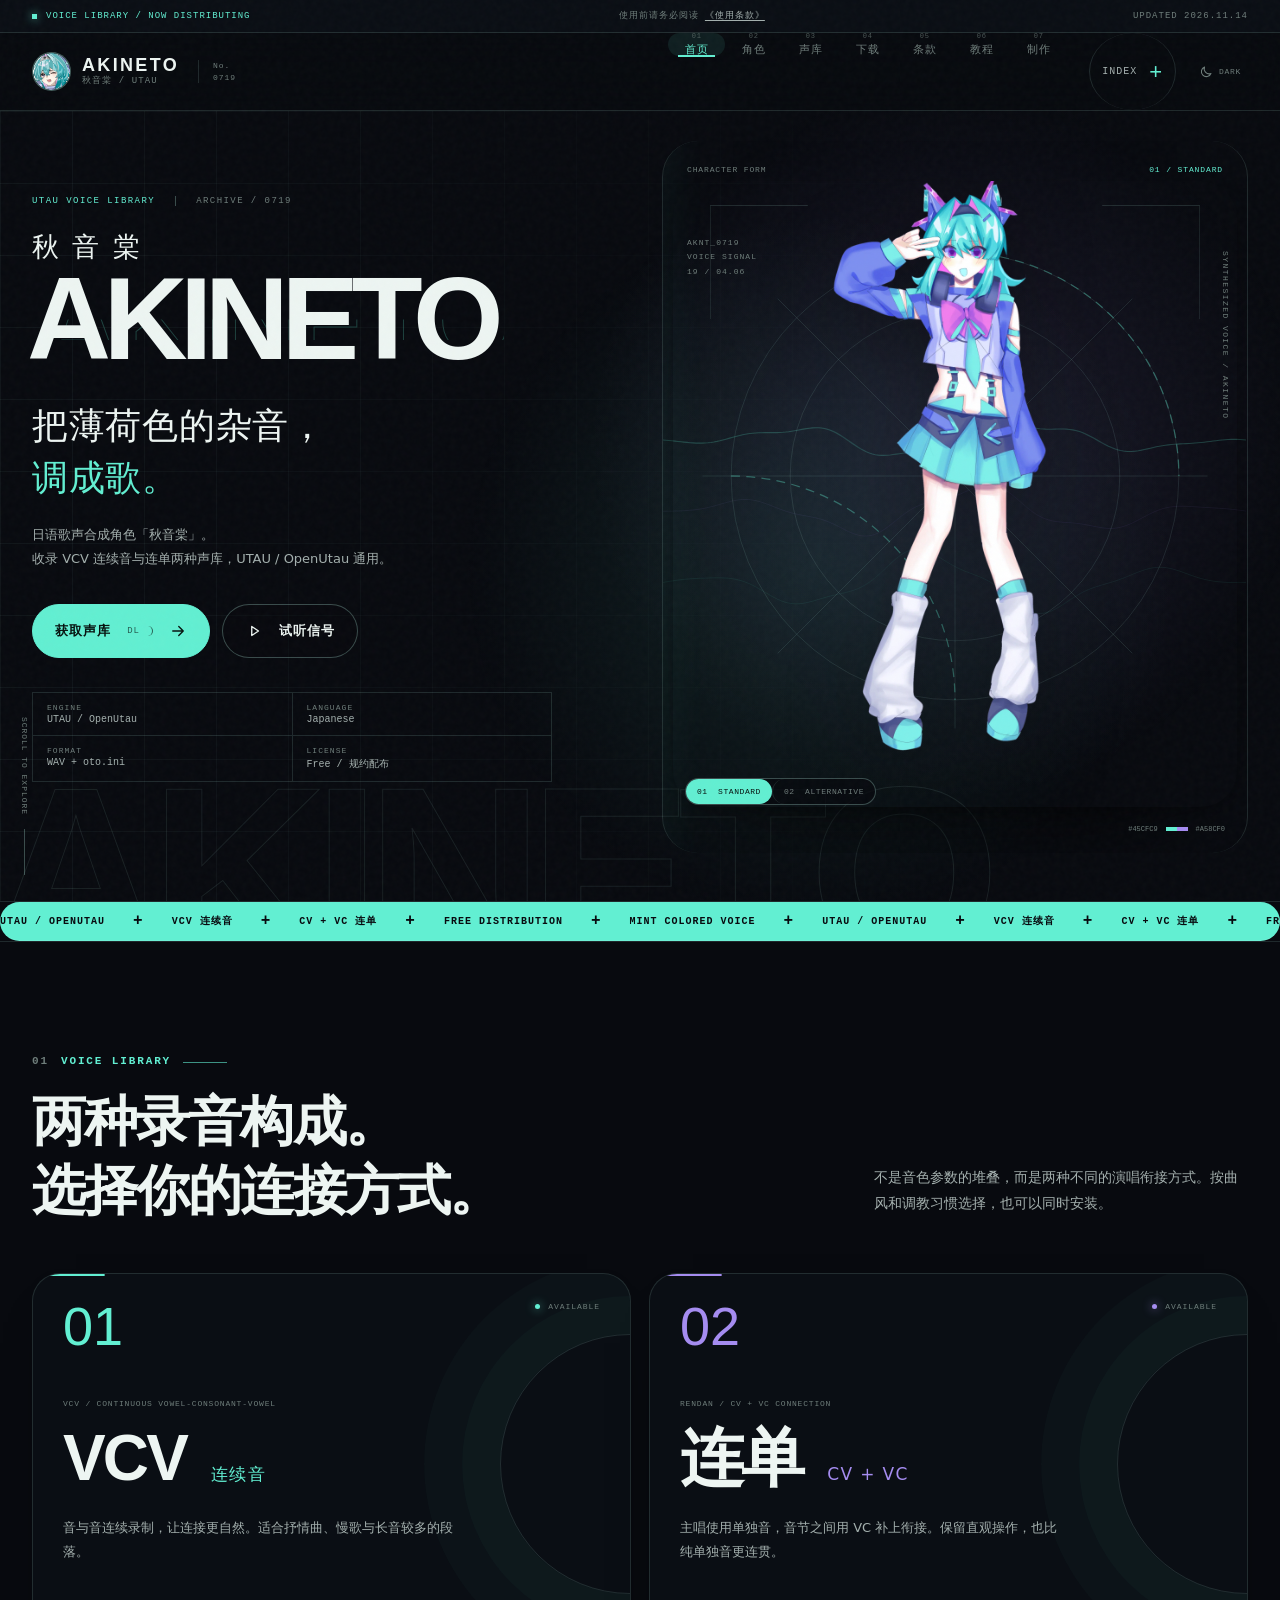
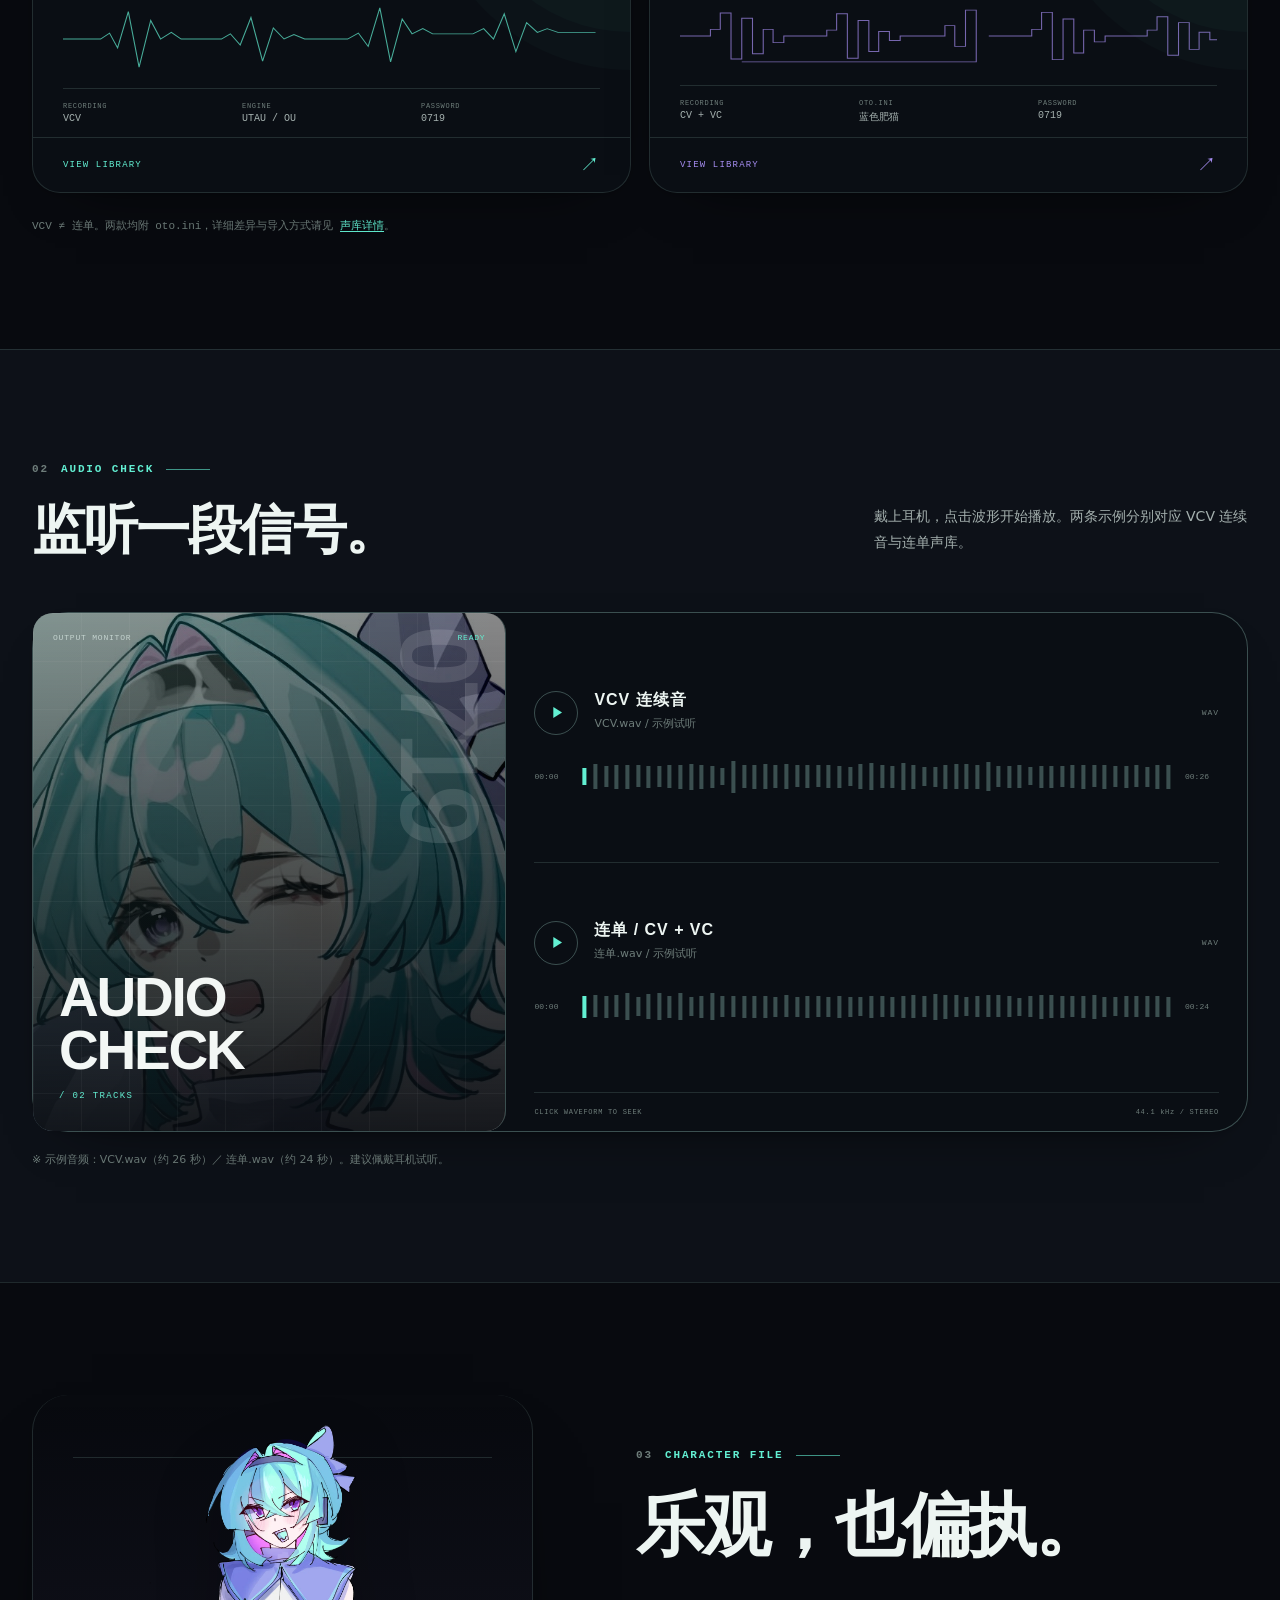
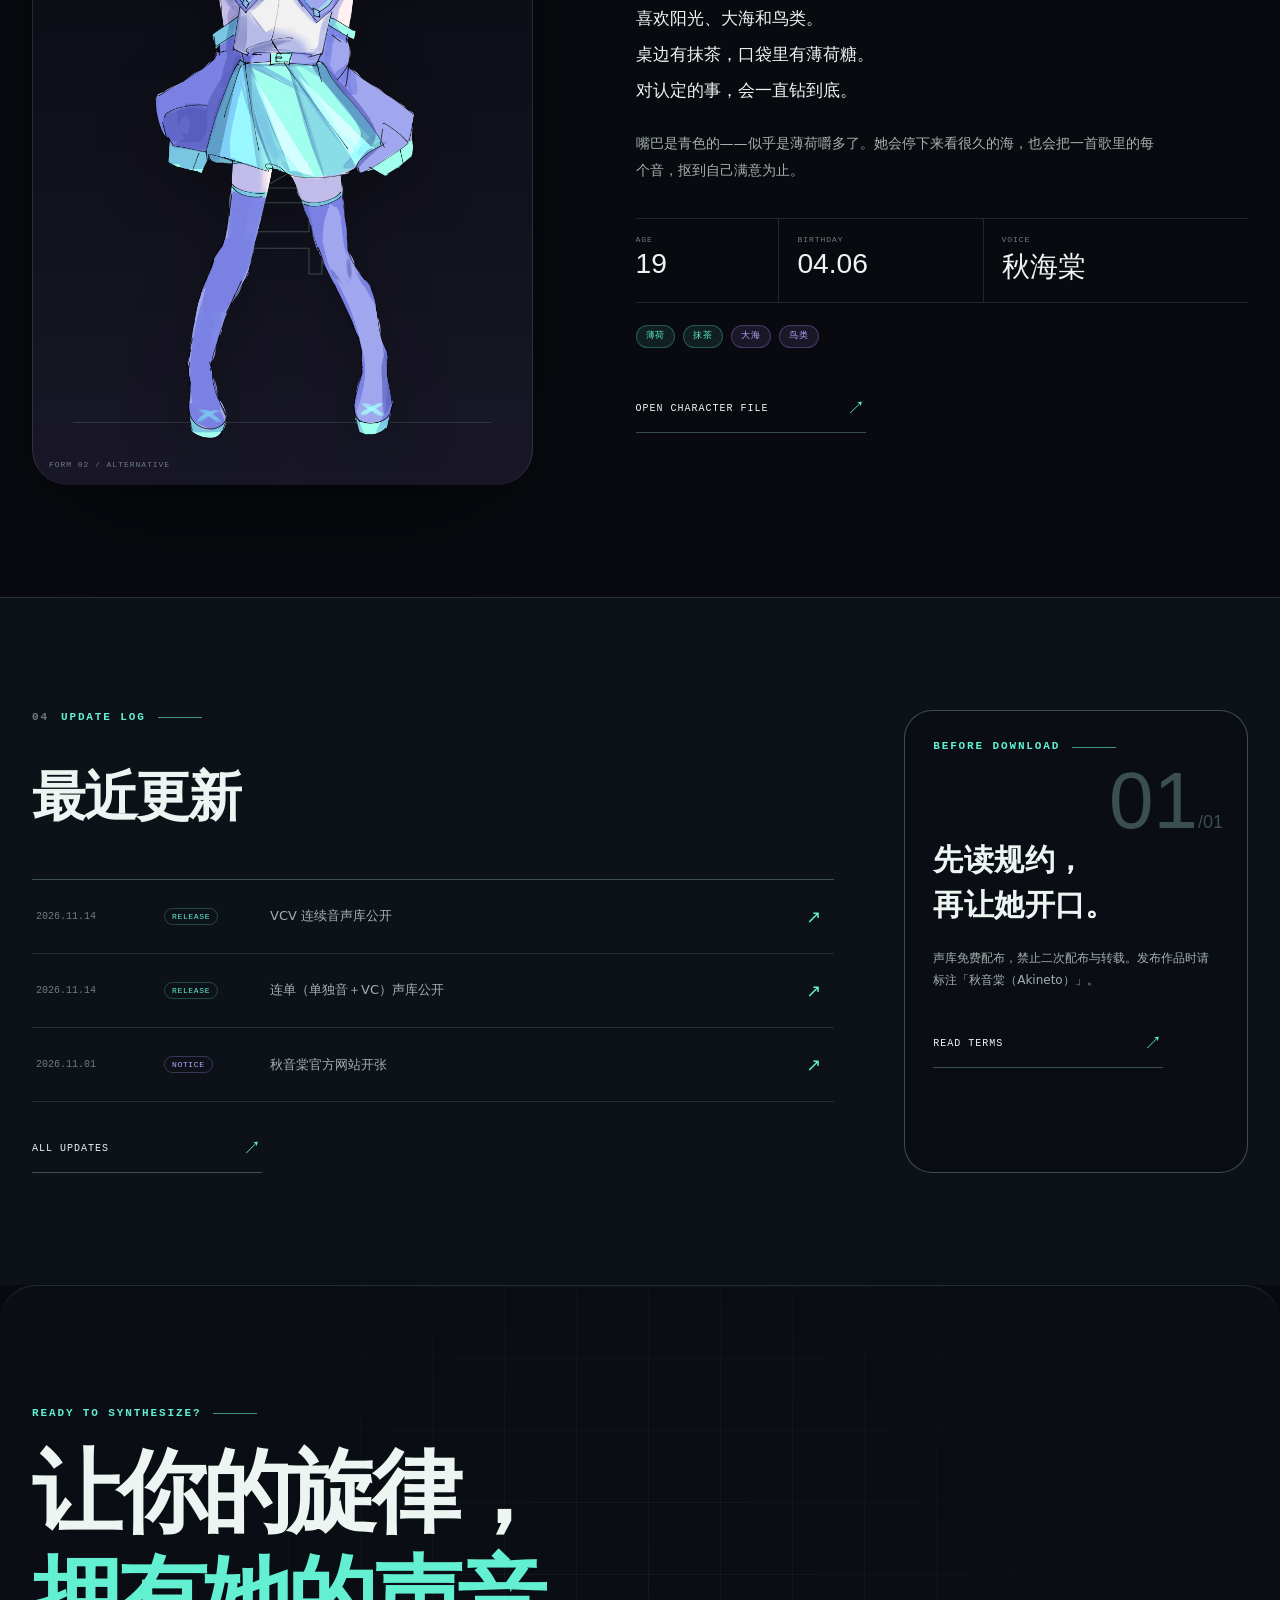
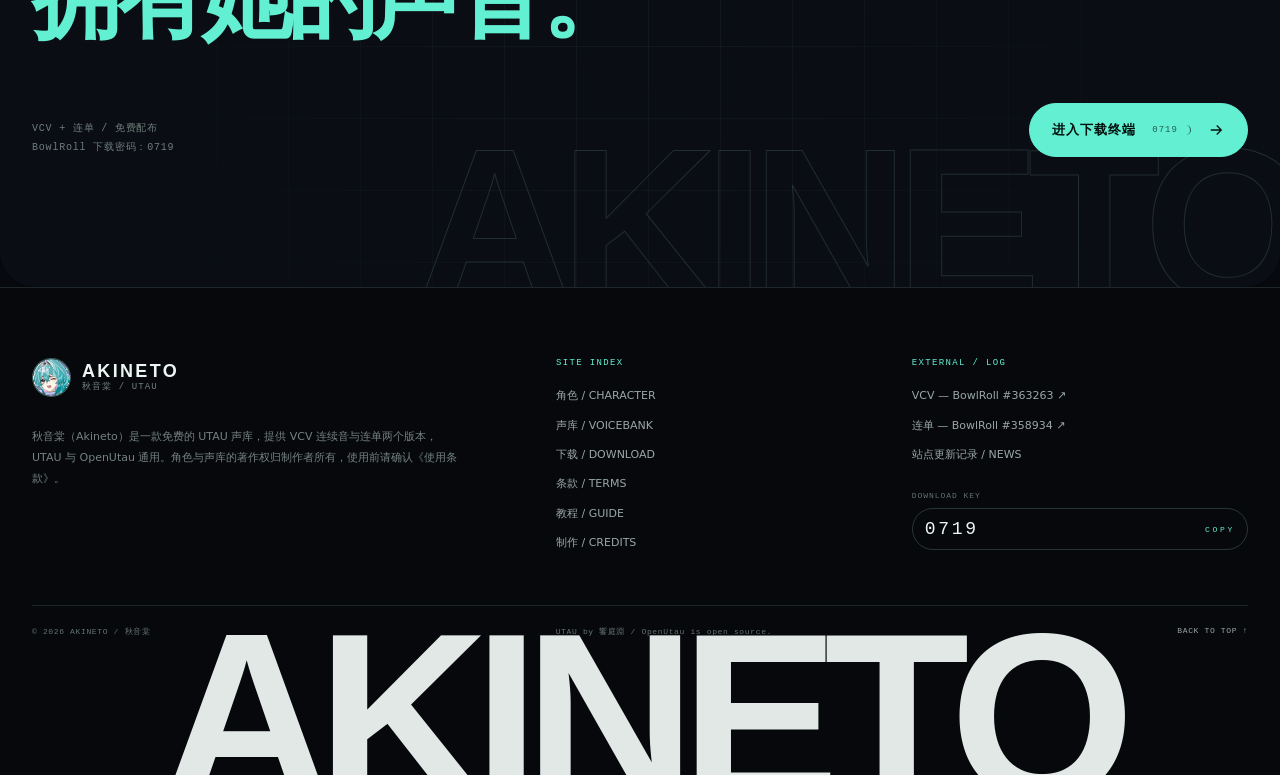
<file: index.html>
<!DOCTYPE html>
<html lang="zh-CN" class="no-js" data-theme="dark">
<head>
<meta charset="utf-8">
<meta name="viewport" content="width=device-width, initial-scale=1">
<title>秋音棠 Akineto｜UTAU 声库配布站</title>
<meta name="description" content="秋音棠（Akineto）的 UTAU 声库配布站。VCV 连续音与连单（单独音＋VC）两款声库免费配布，下载密码 0719。">
<meta name="theme-color" content="#080a0f">
<meta property="og:type" content="website">
<meta property="og:site_name" content="秋音棠 声库配布站">
<meta property="og:locale" content="zh_CN">
<meta property="og:title" content="秋音棠 Akineto｜UTAU 声库配布站">
<meta property="og:description" content="把薄荷色的杂音，调成歌。VCV 连续音与连单两款声库，免费配布。">
<meta property="og:image" content="assets/art/akineto-icon.jpg">
<meta name="twitter:card" content="summary">
<link rel="icon" href="favicon.ico" sizes="any">
<link rel="apple-touch-icon" href="assets/icon/apple-touch-icon.png">
<link rel="stylesheet" href="assets/css/style.css">
<script>try{var t=localStorage.getItem('uta-theme');if(t)document.documentElement.setAttribute('data-theme',t)}catch(e){}</script>
</head>
<body data-page="home">
<a class="skip-link" href="#main">跳到正文</a>

<div class="notice-bar">
  <div class="wrap">
    <span class="notice-bar__signal"><i aria-hidden="true"></i> VOICE LIBRARY / NOW DISTRIBUTING</span>
    <span class="notice-bar__terms">使用前请务必阅读 <a href="terms.html">《使用条款》</a></span>
    <span class="notice-bar__update">UPDATED 2026.11.14</span>
  </div>
</div>

<header class="site-header">
  <div class="wrap header-inner">
    <a class="brand" href="index.html" aria-label="秋音棠 声库配布站 首页">
      <span class="brand__mark" aria-hidden="true"><img src="assets/art/akineto-mark.png" alt="" width="128" height="128"></span>
      <span class="brand__text">
        <span class="brand__name">AKINETO</span>
        <span class="brand__sub">秋音棠 / UTAU</span>
      </span>
      <span class="brand__code" aria-hidden="true">No.<br>0719</span>
    </a>
    <button class="nav-toggle" type="button" aria-expanded="false" aria-controls="site-menu" aria-label="打开全站导航">
      <span></span><span></span><span></span>
    </button>
    <nav class="nav" id="site-nav" aria-label="主菜单">
      <ul class="nav__list">
        <li><a class="nav__link" data-page="home" href="index.html">首页</a></li>
        <li><a class="nav__link" data-page="character" href="character.html">角色</a></li>
        <li><a class="nav__link" data-page="voicebank" href="voicebank.html">声库</a></li>
        <li><a class="nav__link" data-page="download" href="download.html">下载</a></li>
        <li><a class="nav__link" data-page="terms" href="terms.html">条款</a></li>
        <li><a class="nav__link" data-page="guide" href="guide.html">教程</a></li>
        <li><a class="nav__link" data-page="credits" href="credits.html">制作</a></li>
      </ul>
    </nav>
    <button class="theme-toggle" type="button" aria-pressed="true" aria-label="切换至浅色主题">
      <svg class="icon-moon" viewBox="0 0 24 24" fill="none" stroke="currentColor" stroke-width="1.8" stroke-linecap="round" stroke-linejoin="round" aria-hidden="true"><path d="M20.5 14.5A8.5 8.5 0 0 1 9.5 3.5a8.5 8.5 0 1 0 11 11Z"/></svg>
      <svg class="icon-sun" viewBox="0 0 24 24" fill="none" stroke="currentColor" stroke-width="1.8" stroke-linecap="round" aria-hidden="true"><circle cx="12" cy="12" r="4"/><path d="M12 2v2M12 20v2M4.9 4.9l1.4 1.4M17.7 17.7l1.4 1.4M2 12h2M20 12h2M4.9 19.1l1.4-1.4M17.7 6.3l1.4-1.4"/></svg>
      <span class="theme-toggle__label">DARK</span>
    </button>
  </div>
</header>

<main id="main">
  <section class="hero" aria-labelledby="hero-title">
    <div class="hero__grid" aria-hidden="true"></div>
    <div class="hero__watermark" aria-hidden="true">AKINETO</div>
    <div class="wrap hero__inner">
      <div class="hero__text">
        <div class="hero__kicker"><span>UTAU VOICE LIBRARY</span><span>ARCHIVE / 0719</span></div>
        <h1 class="hero__title" id="hero-title">
          <span class="hero__title-cn">秋音棠</span>
          <span class="hero__title-en" data-text="AKINETO">AKINETO</span>
        </h1>
        <p class="hero__catch">把薄荷色的杂音，<br><em>调成歌。</em></p>
        <p class="hero__lead">日语歌声合成角色「秋音棠」。<br>收录 VCV 连续音与连单两种声库，UTAU / OpenUtau 通用。</p>
        <div class="hero__actions">
          <a class="btn" href="download.html">
            <span>获取声库</span><span class="btn__code">DL</span>
            <svg viewBox="0 0 24 24" fill="none" stroke="currentColor" stroke-width="1.8" stroke-linecap="round" stroke-linejoin="round" aria-hidden="true"><path d="M5 12h14M13 6l6 6-6 6"/></svg>
          </a>
          <a class="btn btn--ghost" href="#demo">
            <svg viewBox="0 0 24 24" fill="none" stroke="currentColor" stroke-width="1.8" stroke-linejoin="round" aria-hidden="true"><path d="m9 6 9 6-9 6Z"/></svg>
            <span>试听信号</span>
          </a>
        </div>
        <dl class="hero__specs">
          <div><dt>ENGINE</dt><dd>UTAU / OpenUtau</dd></div>
          <div><dt>LANGUAGE</dt><dd>Japanese</dd></div>
          <div><dt>FORMAT</dt><dd>WAV + oto.ini</dd></div>
          <div><dt>LICENSE</dt><dd>Free / 规约配布</dd></div>
        </dl>
      </div>

      <div class="hero__visual" data-art-visual>
        <div class="hero__visual-head"><span>CHARACTER FORM</span><span data-art-label>01 / STANDARD</span></div>
        <svg class="hero__orbit" viewBox="0 0 600 600" fill="none" aria-hidden="true">
          <circle cx="300" cy="300" r="250"/><circle cx="300" cy="300" r="184"/>
          <path d="M300 18v564M18 300h564M102 102l396 396M498 102 102 498"/>
          <path class="hero__orbit-accent" d="M300 50a250 250 0 0 1 250 250M50 300a250 250 0 0 1 250 250"/>
        </svg>
        <canvas class="hero__signal" data-signal-canvas aria-hidden="true"></canvas>
        <span class="hero__serial" aria-hidden="true">AKNT_0719<br>VOICE SIGNAL<br>19 / 04.06</span>
        <div class="hero__portrait">
          <img class="is-active" data-art="stand" src="assets/art/akineto-stand.webp" alt="秋音棠主视觉：薄荷青长发、蓝紫服装的全身立绘" width="1448" height="2896" fetchpriority="high">
          <img data-art="alt" src="assets/art/akineto-alt.webp" alt="秋音棠第二形态：薄荷色连衣裙立绘" width="1682" height="2492">
        </div>
        <span class="hero__vertical" aria-hidden="true">SYNTHESIZED VOICE / AKINETO</span>
        <div class="hero__form-switch" role="group" aria-label="切换角色立绘">
          <button class="is-active" type="button" data-art-switch="stand" aria-pressed="true"><span>01</span> STANDARD</button>
          <button type="button" data-art-switch="alt" aria-pressed="false"><span>02</span> ALTERNATIVE</button>
        </div>
        <div class="hero__colors" aria-hidden="true"><span>#45CFC9</span><i></i><span>#A58CF0</span></div>
      </div>
    </div>
    <a class="hero__scroll" href="#voicebanks"><span>SCROLL TO EXPLORE</span><i aria-hidden="true"></i></a>
  </section>

  <div class="signal-strip" aria-label="UTAU、OpenUtau、VCV、连单声库配布中">
    <div class="signal-strip__track" aria-hidden="true">
      <span>UTAU / OPENUTAU</span><i>+</i><span>VCV 连续音</span><i>+</i><span>CV + VC 连单</span><i>+</i><span>FREE DISTRIBUTION</span><i>+</i><span>MINT COLORED VOICE</span><i>+</i>
      <span>UTAU / OPENUTAU</span><i>+</i><span>VCV 连续音</span><i>+</i><span>CV + VC 连单</span><i>+</i><span>FREE DISTRIBUTION</span><i>+</i><span>MINT COLORED VOICE</span><i>+</i>
    </div>
  </div>

  <section class="section bank-section" id="voicebanks">
    <div class="wrap">
      <div class="section-head section-head--split reveal">
        <div>
          <p class="eyebrow"><span>01</span> VOICE LIBRARY</p>
          <h2 class="section-title">两种录音构成。<br>选择你的连接方式。</h2>
        </div>
        <p class="section-lead">不是音色参数的堆叠，而是两种不同的演唱衔接方式。按曲风和调教习惯选择，也可以同时安装。</p>
      </div>

      <div class="bank-grid">
        <a class="bank-panel reveal" href="voicebank.html" aria-label="查看 VCV 连续音声库详情">
          <div class="bank-panel__top"><span class="bank-panel__number">01</span><span class="status-label"><i></i> AVAILABLE</span></div>
          <div class="bank-panel__body">
            <p class="bank-panel__type">VCV / CONTINUOUS VOWEL-CONSONANT-VOWEL</p>
            <h3>VCV <small>连续音</small></h3>
            <p>音与音连续录制，让连接更自然。适合抒情曲、慢歌与长音较多的段落。</p>
          </div>
          <svg class="bank-panel__wave" viewBox="0 0 600 100" preserveAspectRatio="none" aria-hidden="true"><path d="M0 50h42l10-8 9 20 12-49 12 75 13-63 11 25 12-9 11 9h45l10-7 11 15 12-37 13 59 12-45 12 15 11-6 12 6h48l12-8 11 18 13-52 12 73 13-58 11 20 12-7 11 7h45l12-7 11 14 12-34 13 51 12-39 12 13 11-5 12 5h42"/></svg>
          <dl class="bank-panel__specs"><div><dt>RECORDING</dt><dd>VCV</dd></div><div><dt>ENGINE</dt><dd>UTAU / OU</dd></div><div><dt>PASSWORD</dt><dd>0719</dd></div></dl>
          <span class="bank-panel__link">VIEW LIBRARY <b>↗</b></span>
        </a>

        <a class="bank-panel bank-panel--violet reveal" href="voicebank.html" aria-label="查看连单声库详情">
          <div class="bank-panel__top"><span class="bank-panel__number">02</span><span class="status-label"><i></i> AVAILABLE</span></div>
          <div class="bank-panel__body">
            <p class="bank-panel__type">RENDAN / CV + VC CONNECTION</p>
            <h3>连单 <small>CV + VC</small></h3>
            <p>主唱使用单独音，音节之间用 VC 补上衔接。保留直观操作，也比纯单独音更连贯。</p>
          </div>
          <svg class="bank-panel__wave" viewBox="0 0 600 100" preserveAspectRatio="none" aria-hidden="true"><path d="M0 50h34v-9h11V19h12v62H69V26h12v48h12V41h11v18h12V50h48v-8h11V20h12v60h12V29h12v42h11V44h12v12h12V50h50V36h11v28h12V15h12v70H69v0h0M345 50h48v-9h11V18h12v64h12V27h12v46h11V42h12v16h12V50h47v-8h11V24h12v52h12V32h12v36h11V45h12v10h12V50h36"/></svg>
          <dl class="bank-panel__specs"><div><dt>RECORDING</dt><dd>CV + VC</dd></div><div><dt>OTO.INI</dt><dd>蓝色肥猫</dd></div><div><dt>PASSWORD</dt><dd>0719</dd></div></dl>
          <span class="bank-panel__link">VIEW LIBRARY <b>↗</b></span>
        </a>
      </div>
      <p class="section-footnote">VCV ≠ 连单。两款均附 oto.ini，详细差异与导入方式请见 <a href="voicebank.html">声库详情</a>。</p>
    </div>
  </section>

  <section class="section section--tint demo-section" id="demo">
    <div class="wrap">
      <div class="section-head section-head--split reveal">
        <div>
          <p class="eyebrow"><span>02</span> AUDIO CHECK</p>
          <h2 class="section-title">监听一段信号。</h2>
        </div>
        <p class="section-lead">戴上耳机，点击波形开始播放。两条示例分别对应 VCV 连续音与连单声库。</p>
      </div>

      <div class="demo-console reveal">
        <div class="demo-console__cover">
          <img src="assets/art/akineto-icon.jpg" alt="秋音棠头像" width="714" height="714" loading="lazy">
          <div class="demo-console__cover-grid" aria-hidden="true"></div>
          <span class="demo-console__cover-no" aria-hidden="true">0719</span>
          <div class="demo-console__readout"><span>OUTPUT MONITOR</span><span data-player-status>READY</span></div>
          <p class="demo-console__cover-title">AUDIO<br>CHECK<span> / 02 TRACKS</span></p>
        </div>

        <div class="demo-console__tracks">
          <article class="track" data-track>
            <audio controls preload="none" src="assets/audio/demo-01.wav">你的浏览器不支持音频播放。<a href="assets/audio/demo-01.wav">下载音频</a></audio>
            <div class="track__top">
              <button class="track__play" type="button" aria-label="播放 VCV 连续音示例" aria-pressed="false">
                <svg class="track__icon-play" viewBox="0 0 24 24" fill="currentColor" aria-hidden="true"><path d="m8 5 11 7-11 7Z"/></svg>
                <svg class="track__icon-pause" viewBox="0 0 24 24" fill="currentColor" aria-hidden="true"><path d="M7 5h4v14H7zM14 5h4v14h-4z"/></svg>
              </button>
              <div class="track__heading"><h3>VCV 连续音</h3><p>VCV.wav / 示例试听</p></div>
              <span class="track__format">WAV</span>
            </div>
            <div class="track__timeline">
              <span class="track__time" data-current>00:00</span>
              <div class="track__wave" data-wave aria-hidden="true"></div>
              <span class="track__time" data-duration>--:--</span>
              <input class="track__seek" data-seek type="range" min="0" max="1000" value="0" step="1" aria-label="VCV 连续音示例播放进度">
            </div>
          </article>

          <article class="track" data-track>
            <audio controls preload="none" src="assets/audio/demo-02.wav">你的浏览器不支持音频播放。<a href="assets/audio/demo-02.wav">下载音频</a></audio>
            <div class="track__top">
              <button class="track__play" type="button" aria-label="播放连单示例" aria-pressed="false">
                <svg class="track__icon-play" viewBox="0 0 24 24" fill="currentColor" aria-hidden="true"><path d="m8 5 11 7-11 7Z"/></svg>
                <svg class="track__icon-pause" viewBox="0 0 24 24" fill="currentColor" aria-hidden="true"><path d="M7 5h4v14H7zM14 5h4v14h-4z"/></svg>
              </button>
              <div class="track__heading"><h3>连单 / CV + VC</h3><p>连单.wav / 示例试听</p></div>
              <span class="track__format">WAV</span>
            </div>
            <div class="track__timeline">
              <span class="track__time" data-current>00:00</span>
              <div class="track__wave" data-wave aria-hidden="true"></div>
              <span class="track__time" data-duration>--:--</span>
              <input class="track__seek" data-seek type="range" min="0" max="1000" value="0" step="1" aria-label="连单示例播放进度">
            </div>
          </article>
          <p class="demo-console__hint"><span>CLICK WAVEFORM TO SEEK</span><span>44.1 kHz / STEREO</span></p>
        </div>
      </div>
      <p class="demo-note">※ 示例音频：VCV.wav（约 26 秒）／ 连单.wav（约 24 秒）。建议佩戴耳机试听。</p>
    </div>
  </section>

  <section class="section home-character">
    <div class="wrap home-character__grid">
      <div class="home-character__visual reveal">
        <span class="home-character__ghost" aria-hidden="true">MINT</span>
        <img src="assets/art/akineto-alt.webp" alt="秋音棠薄荷色连衣裙立绘" width="1682" height="2492" loading="lazy">
        <span class="home-character__caption">FORM 02 / ALTERNATIVE</span>
      </div>
      <div class="home-character__content reveal">
        <p class="eyebrow"><span>03</span> CHARACTER FILE</p>
        <h2 class="section-title">乐观，也偏执。</h2>
        <p class="home-character__quote">喜欢阳光、大海和鸟类。<br>桌边有抹茶，口袋里有薄荷糖。<br>对认定的事，会一直钻到底。</p>
        <p class="section-lead">嘴巴是青色的——似乎是薄荷嚼多了。她会停下来看很久的海，也会把一首歌里的每个音，抠到自己满意为止。</p>
        <dl class="home-character__numbers">
          <div><dt>AGE</dt><dd>19</dd></div>
          <div><dt>BIRTHDAY</dt><dd>04.06</dd></div>
          <div><dt>VOICE</dt><dd>秋海棠</dd></div>
        </dl>
        <div class="tags"><span class="tag">薄荷</span><span class="tag">抹茶</span><span class="tag tag--pink">大海</span><span class="tag tag--pink">鸟类</span></div>
        <a class="text-link" href="character.html"><span>OPEN CHARACTER FILE</span><b>↗</b></a>
      </div>
    </div>
  </section>

  <section class="section section--tint home-news">
    <div class="wrap home-news__grid">
      <div>
        <div class="section-head reveal">
          <p class="eyebrow"><span>04</span> UPDATE LOG</p>
          <h2 class="section-title">最近更新</h2>
        </div>
        <ul class="news">
          <li><a class="news__item" href="news.html"><time class="news__date" datetime="2026-11-14">2026.11.14</time><span class="news__tag">RELEASE</span><p>VCV 连续音声库公开</p><span class="news__arrow">↗</span></a></li>
          <li><a class="news__item" href="news.html"><time class="news__date" datetime="2026-11-14">2026.11.14</time><span class="news__tag">RELEASE</span><p>连单（单独音＋VC）声库公开</p><span class="news__arrow">↗</span></a></li>
          <li><a class="news__item" href="news.html"><time class="news__date" datetime="2026-11-01">2026.11.01</time><span class="news__tag news__tag--pink">NOTICE</span><p>秋音棠官方网站开张</p><span class="news__arrow">↗</span></a></li>
        </ul>
        <p class="link-more"><a class="text-link" href="news.html"><span>ALL UPDATES</span><b>↗</b></a></p>
      </div>
      <div class="home-news__aside reveal">
        <p class="eyebrow">BEFORE DOWNLOAD</p>
        <p class="home-news__aside-no">01<span>/01</span></p>
        <h3>先读规约，<br>再让她开口。</h3>
        <p>声库免费配布，禁止二次配布与转载。发布作品时请标注「秋音棠（Akineto）」。</p>
        <a class="text-link" href="terms.html"><span>READ TERMS</span><b>↗</b></a>
      </div>
    </div>
  </section>

  <section class="download-cta">
    <div class="download-cta__grid" aria-hidden="true"></div>
    <div class="wrap download-cta__inner reveal">
      <p class="eyebrow">READY TO SYNTHESIZE?</p>
      <h2>让你的旋律，<br><span>拥有她的声音。</span></h2>
      <div class="download-cta__bottom">
        <p>VCV + 连单 / 免费配布<br>BowlRoll 下载密码：0719</p>
        <a class="btn" href="download.html"><span>进入下载终端</span><span class="btn__code">0719</span><svg viewBox="0 0 24 24" fill="none" stroke="currentColor" stroke-width="1.8" aria-hidden="true"><path d="M5 12h14M13 6l6 6-6 6"/></svg></a>
      </div>
    </div>
    <span class="download-cta__watermark" aria-hidden="true">AKINETO</span>
  </section>
</main>

<footer class="site-footer">
  <div class="wrap footer-grid">
    <div class="footer-brand">
      <a class="brand" href="index.html">
        <span class="brand__mark" aria-hidden="true"><img src="assets/art/akineto-mark.png" alt="" width="128" height="128"></span>
        <span class="brand__text"><span class="brand__name">AKINETO</span><span class="brand__sub">秋音棠 / UTAU</span></span>
      </a>
      <p>秋音棠（Akineto）是一款免费的 UTAU 声库，提供 VCV 连续音与连单两个版本，UTAU 与 OpenUtau 通用。角色与声库的著作权归制作者所有，使用前请确认《使用条款》。</p>
    </div>
    <nav aria-label="页脚菜单">
      <h2 class="footer-title">SITE INDEX</h2>
      <div class="footer-links"><a href="character.html">角色 / CHARACTER</a><a href="voicebank.html">声库 / VOICEBANK</a><a href="download.html">下载 / DOWNLOAD</a><a href="terms.html">条款 / TERMS</a><a href="guide.html">教程 / GUIDE</a><a href="credits.html">制作 / CREDITS</a></div>
    </nav>
    <div>
      <h2 class="footer-title">EXTERNAL / LOG</h2>
      <div class="footer-links"><a href="https://bowlroll.net/file/363263" target="_blank" rel="noopener noreferrer">VCV — BowlRoll #363263 ↗</a><a href="https://bowlroll.net/file/358934" target="_blank" rel="noopener noreferrer">连单 — BowlRoll #358934 ↗</a><a href="news.html">站点更新记录 / NEWS</a></div>
      <p class="footer-password">DOWNLOAD KEY <button type="button" data-copy="0719" class="footer-password__copy" aria-label="复制下载密码 0719">0719 <span>COPY</span></button></p>
    </div>
  </div>
  <div class="wrap footer-bottom"><p>© <span data-year>2026</span> AKINETO / 秋音棠</p><p>UTAU by 饗庭淵 / OpenUtau is open source.</p><a href="#main">BACK TO TOP ↑</a></div>
  <div class="footer-wordmark" aria-hidden="true">AKINETO</div>
</footer>

<script src="assets/js/main.js" defer></script>
</body>
</html>
</file>
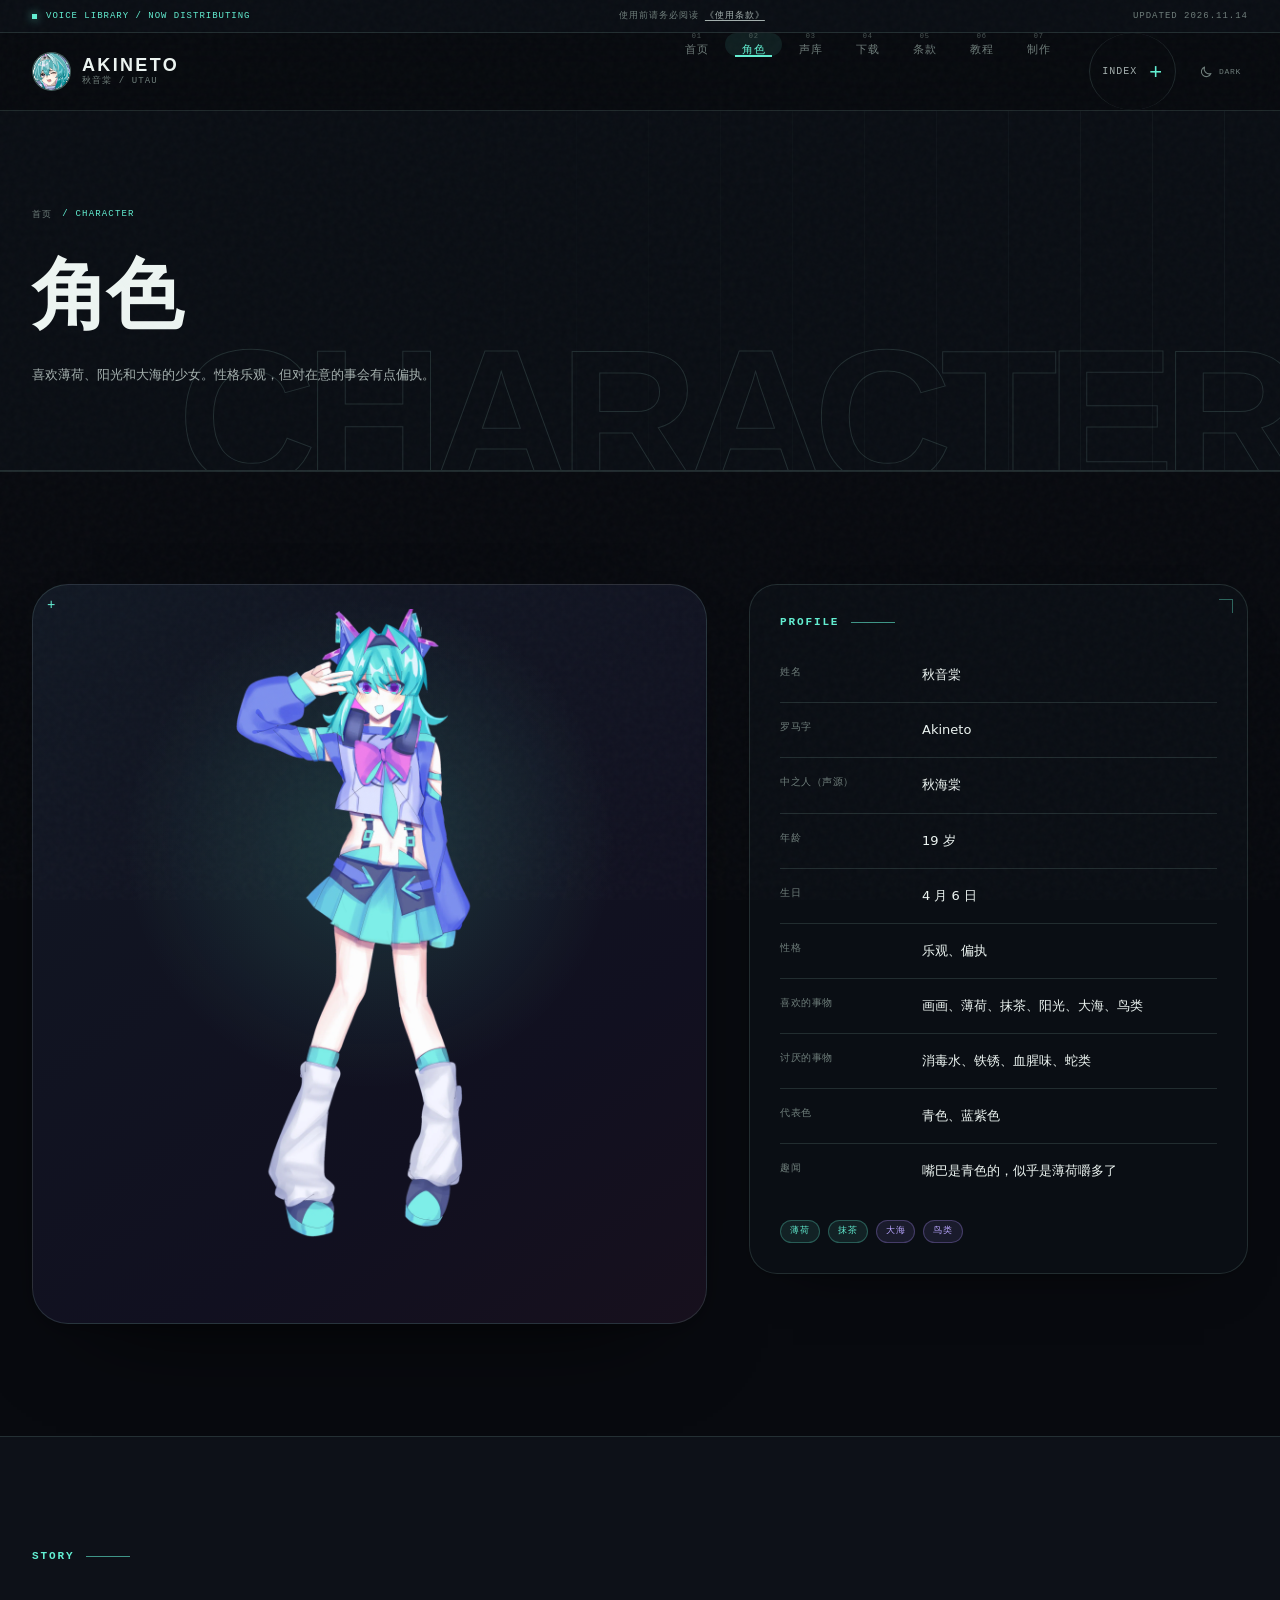
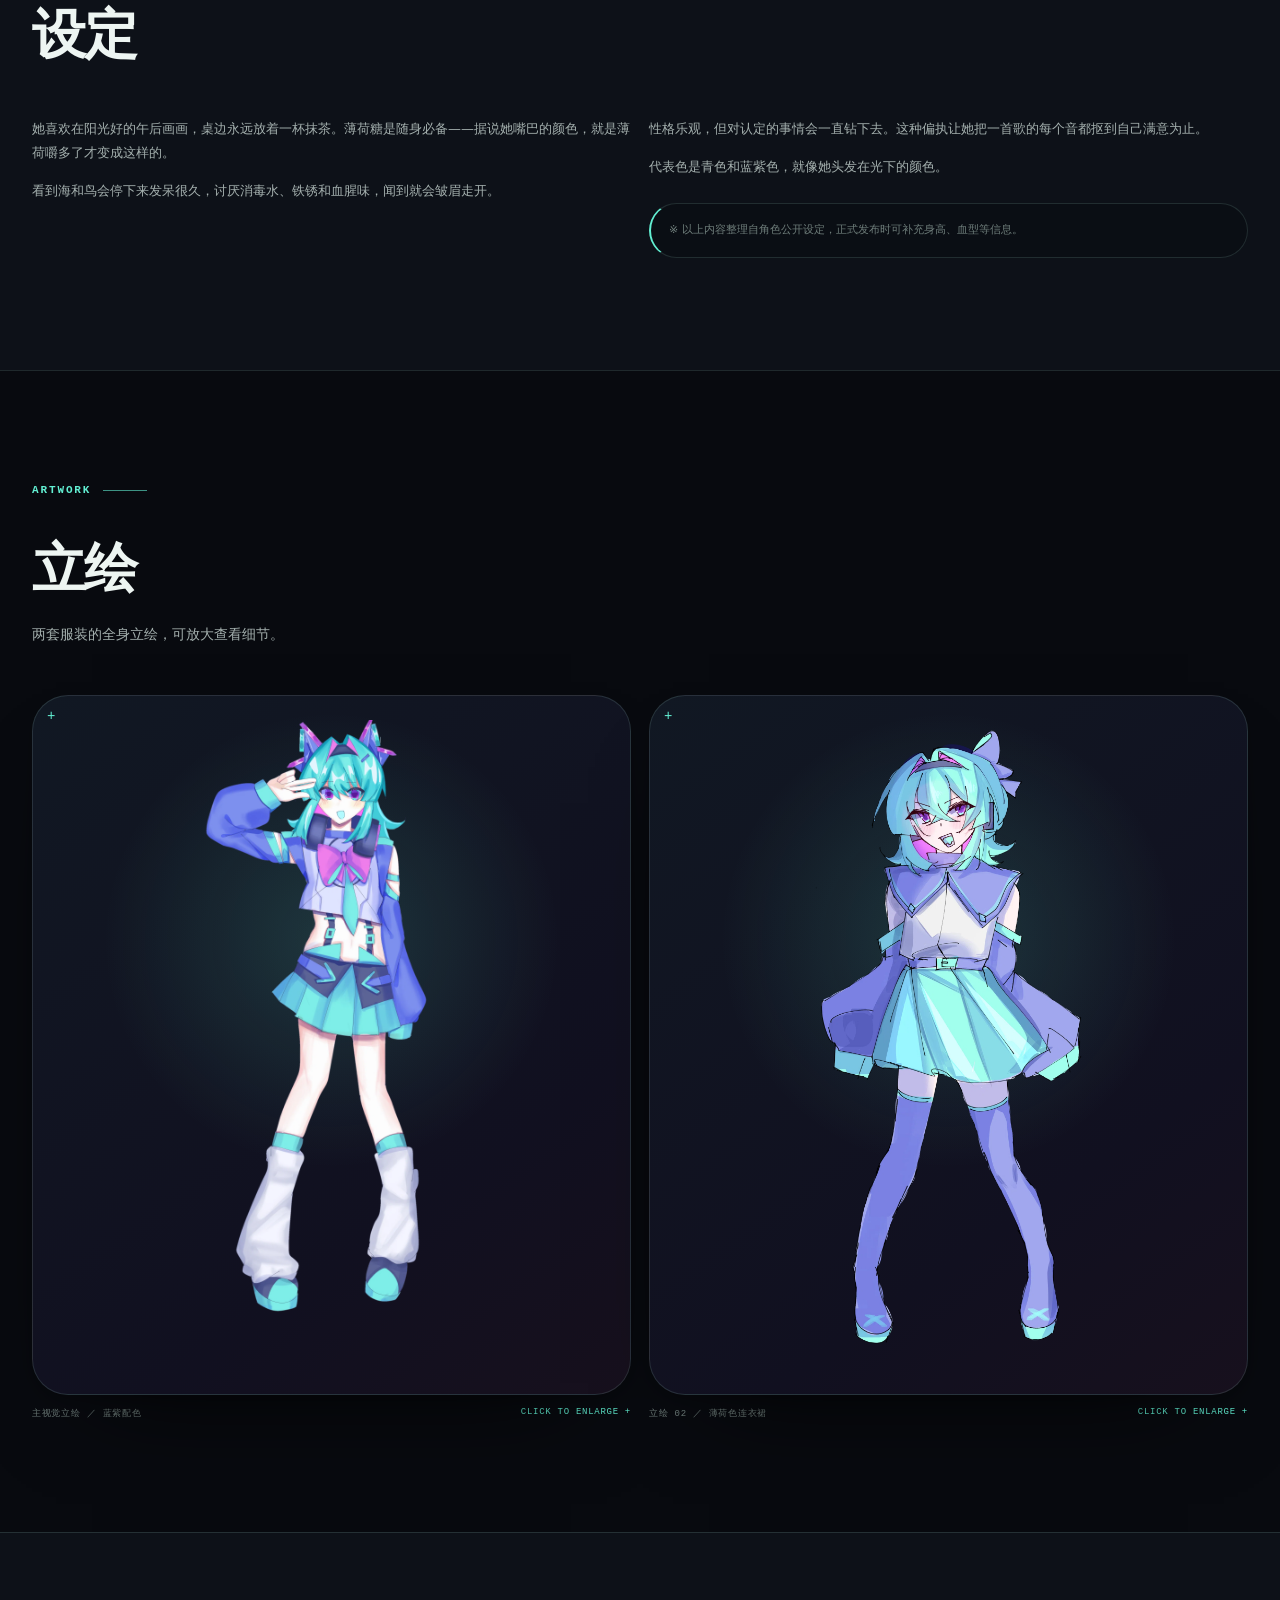
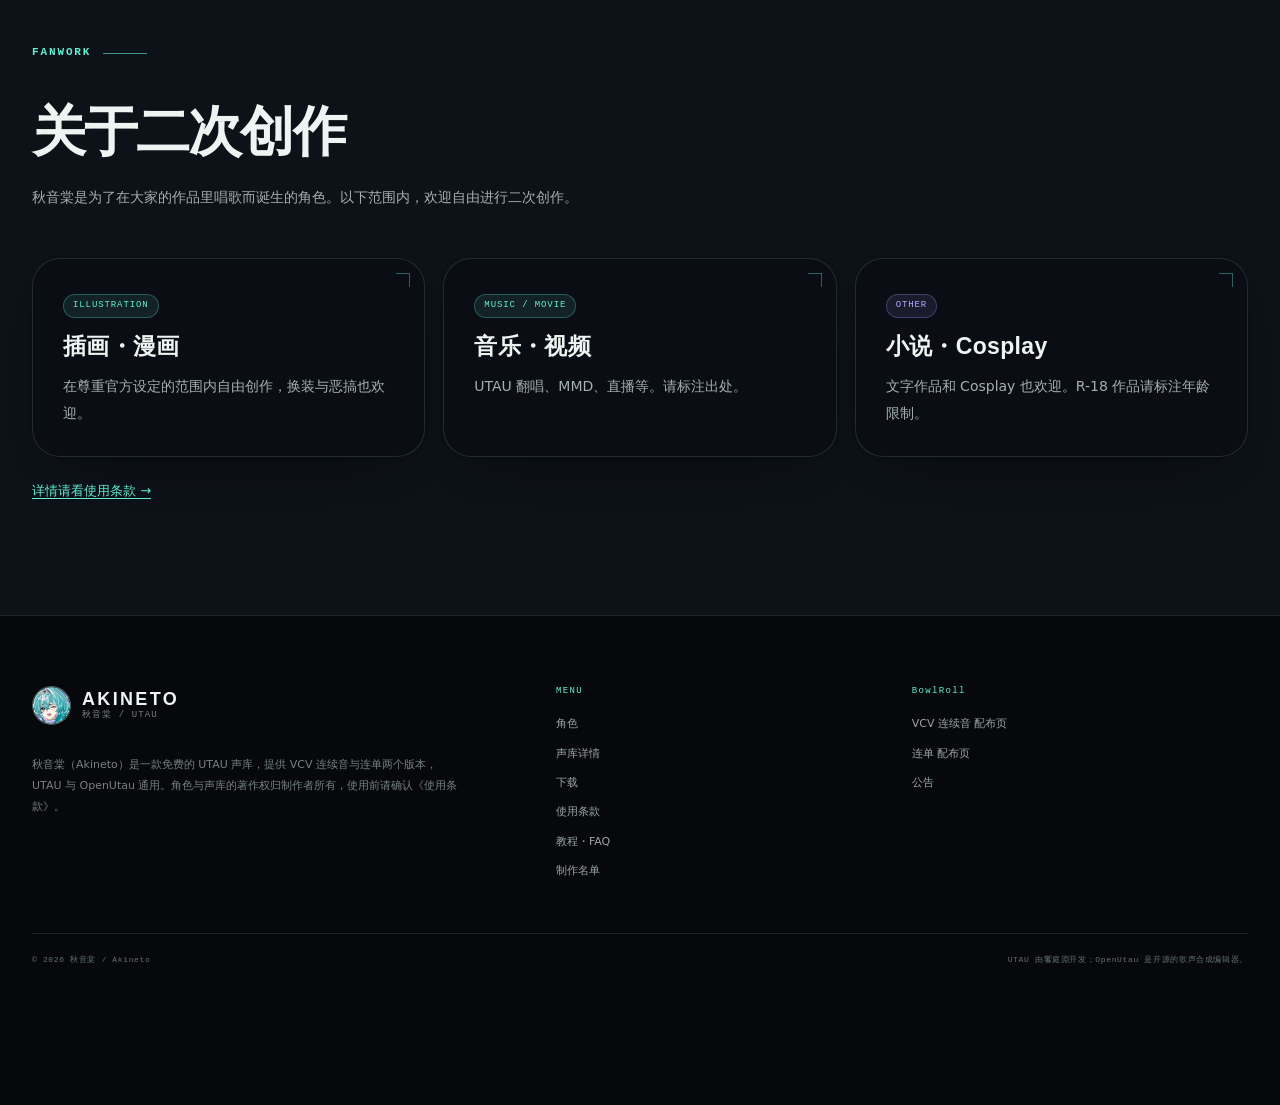
<file: character.html>
<!DOCTYPE html>
<html lang="zh-CN" class="no-js" data-theme="dark">
<head>
<meta charset="utf-8">
<meta name="viewport" content="width=device-width, initial-scale=1">
<title>角色｜秋音棠 Akineto</title>
<meta name="description" content="秋音棠（Akineto）的角色资料：19 岁，性格乐观又偏执，喜欢画画、薄荷、抹茶、阳光、大海与鸟类。代表色是青色与蓝紫色。">
<meta name="theme-color" content="#080a0f">
<meta property="og:type" content="article">
<meta property="og:locale" content="zh_CN">
<meta property="og:title" content="角色｜秋音棠">
<meta property="og:description" content="秋音棠的角色资料与设定。">
<meta property="og:image" content="assets/art/akineto-icon.jpg">
<link rel="icon" href="favicon.ico" sizes="any">
<link rel="apple-touch-icon" href="assets/icon/apple-touch-icon.png">
<link rel="stylesheet" href="assets/css/style.css">
<script>try{var t=localStorage.getItem('uta-theme');if(t)document.documentElement.setAttribute('data-theme',t)}catch(e){}</script>
</head>
<body data-page="character">
<a class="skip-link" href="#main">跳到正文</a>

<div class="notice-bar">
  <div class="wrap">
    <span class="notice-bar__signal"><i aria-hidden="true"></i> VOICE LIBRARY / NOW DISTRIBUTING</span>
    <span class="notice-bar__terms">使用前请务必阅读 <a href="terms.html">《使用条款》</a></span>
    <span class="notice-bar__update">UPDATED 2026.11.14</span>
  </div>
</div>

<header class="site-header">
  <div class="wrap header-inner">
    <a class="brand" href="index.html" aria-label="秋音棠 声库配布站 首页">
      <span class="brand__mark" aria-hidden="true">
        <img src="assets/art/akineto-mark.png" alt="" width="128" height="128">
      </span>
      <span class="brand__text">
        <span class="brand__name">AKINETO</span>
        <span class="brand__sub">秋音棠 / UTAU</span>
      </span>
    </a>
    <button class="nav-toggle" type="button" aria-expanded="false" aria-controls="site-menu" aria-label="打开菜单">
      <span></span><span></span><span></span>
    </button>
    <nav class="nav" id="site-nav" aria-label="主菜单">
      <ul class="nav__list">
        <li><a class="nav__link" data-page="home" href="index.html">首页</a></li>
        <li><a class="nav__link" data-page="character" href="character.html">角色</a></li>
        <li><a class="nav__link" data-page="voicebank" href="voicebank.html">声库</a></li>
        <li><a class="nav__link" data-page="download" href="download.html">下载</a></li>
        <li><a class="nav__link" data-page="terms" href="terms.html">条款</a></li>
        <li><a class="nav__link" data-page="guide" href="guide.html">教程</a></li>
        <li><a class="nav__link" data-page="credits" href="credits.html">制作</a></li>
      </ul>
    </nav>
    <button class="theme-toggle" type="button" aria-pressed="true" aria-label="切换至浅色主题">
      <svg class="icon-moon" viewBox="0 0 24 24" fill="none" stroke="currentColor" stroke-width="1.8" stroke-linecap="round" stroke-linejoin="round" aria-hidden="true"><path d="M20.5 14.5A8.5 8.5 0 0 1 9.5 3.5a8.5 8.5 0 1 0 11 11Z"/></svg>
      <svg class="icon-sun" viewBox="0 0 24 24" fill="none" stroke="currentColor" stroke-width="1.8" stroke-linecap="round" aria-hidden="true"><circle cx="12" cy="12" r="4"/><path d="M12 2v2M12 20v2M4.9 4.9l1.4 1.4M17.7 17.7l1.4 1.4M2 12h2M20 12h2M4.9 19.1l1.4-1.4M17.7 6.3l1.4-1.4"/></svg>
    </button>
  </div>
</header>

<main id="main">

  <section class="page-head">
    <div class="wrap">
      <p class="breadcrumb"><a href="index.html">首页</a> / CHARACTER</p>
      <h1 class="page-title">角色</h1>
      <p class="page-lead">喜欢薄荷、阳光和大海的少女。性格乐观，但对在意的事会有点偏执。</p>
    </div>
  </section>

  <section class="section">
    <div class="wrap">
      <div class="art-grid">
        <figure class="char-visual reveal">
          <img src="assets/art/akineto-stand.webp" alt="秋音棠的全身立绘" width="1448" height="2896">
        </figure>

        <div class="card card--pad reveal">
          <p class="eyebrow">PROFILE</p>
          <dl class="specs">
            <div class="specs__row"><dt>姓名</dt><dd>秋音棠</dd></div>
            <div class="specs__row"><dt>罗马字</dt><dd>Akineto</dd></div>
            <div class="specs__row"><dt>中之人（声源）</dt><dd>秋海棠</dd></div>
            <div class="specs__row"><dt>年龄</dt><dd>19 岁</dd></div>
            <div class="specs__row"><dt>生日</dt><dd>4 月 6 日</dd></div>
            <div class="specs__row"><dt>性格</dt><dd>乐观、偏执</dd></div>
            <div class="specs__row"><dt>喜欢的事物</dt><dd>画画、薄荷、抹茶、阳光、大海、鸟类</dd></div>
            <div class="specs__row"><dt>讨厌的事物</dt><dd>消毒水、铁锈、血腥味、蛇类</dd></div>
            <div class="specs__row"><dt>代表色</dt><dd>青色、蓝紫色</dd></div>
            <div class="specs__row"><dt>趣闻</dt><dd>嘴巴是青色的，似乎是薄荷嚼多了</dd></div>
          </dl>
          <div class="tags">
            <span class="tag">薄荷</span>
            <span class="tag">抹茶</span>
            <span class="tag tag--pink">大海</span>
            <span class="tag tag--pink">鸟类</span>
          </div>
        </div>
      </div>
    </div>
  </section>

  <section class="section section--tint">
    <div class="wrap">
      <div class="section-head">
        <p class="eyebrow">STORY</p>
        <h2 class="section-title">设定</h2>
      </div>
      <div class="grid grid--2">
        <div class="prose reveal">
          <p>她喜欢在阳光好的午后画画，桌边永远放着一杯抹茶。薄荷糖是随身必备——据说她嘴巴的颜色，就是薄荷嚼多了才变成这样的。</p>
          <p>看到海和鸟会停下来发呆很久，讨厌消毒水、铁锈和血腥味，闻到就会皱眉走开。</p>
        </div>
        <div class="prose reveal">
          <p>性格乐观，但对认定的事情会一直钻下去。这种偏执让她把一首歌的每个音都抠到自己满意为止。</p>
          <p>代表色是青色和蓝紫色，就像她头发在光下的颜色。</p>
          <p class="note">※ 以上内容整理自角色公开设定，正式发布时可补充身高、血型等信息。</p>
        </div>
      </div>
    </div>
  </section>

  <section class="section">
    <div class="wrap">
      <div class="section-head">
        <p class="eyebrow">ARTWORK</p>
        <h2 class="section-title">立绘</h2>
        <p class="section-lead">两套服装的全身立绘，可放大查看细节。</p>
      </div>
      <div class="grid grid--2">
        <figure class="art-card reveal">
          <div class="art-card__frame">
            <img src="assets/art/akineto-stand.webp" alt="秋音棠 蓝紫配色的全身立绘" width="1448" height="2896" loading="lazy">
          </div>
          <figcaption>主视觉立绘 ／ 蓝紫配色</figcaption>
        </figure>
        <figure class="art-card reveal">
          <div class="art-card__frame">
            <img src="assets/art/akineto-alt.webp" alt="秋音棠 薄荷色连衣裙的全身立绘" width="1682" height="2492" loading="lazy">
          </div>
          <figcaption>立绘 02 ／ 薄荷色连衣裙</figcaption>
        </figure>
      </div>
    </div>
  </section>

  <section class="section section--tint">
    <div class="wrap">
      <div class="section-head">
        <p class="eyebrow">FANWORK</p>
        <h2 class="section-title">关于二次创作</h2>
        <p class="section-lead">秋音棠是为了在大家的作品里唱歌而诞生的角色。以下范围内，欢迎自由进行二次创作。</p>
      </div>
      <div class="grid grid--3">
        <article class="card card--pad reveal">
          <span class="tag">ILLUSTRATION</span>
          <h3 class="feature-title">插画・漫画</h3>
          <p class="section-lead">在尊重官方设定的范围内自由创作，换装与恶搞也欢迎。</p>
        </article>
        <article class="card card--pad reveal">
          <span class="tag">MUSIC / MOVIE</span>
          <h3 class="feature-title">音乐・视频</h3>
          <p class="section-lead">UTAU 翻唱、MMD、直播等。请标注出处。</p>
        </article>
        <article class="card card--pad reveal">
          <span class="tag tag--pink">OTHER</span>
          <h3 class="feature-title">小说・Cosplay</h3>
          <p class="section-lead">文字作品和 Cosplay 也欢迎。R-18 作品请标注年龄限制。</p>
        </article>
      </div>
      <p class="link-more"><a href="terms.html">详情请看使用条款 →</a></p>
    </div>
  </section>

</main>

<footer class="site-footer">
  <div class="wrap footer-grid">
    <div class="footer-brand">
      <a class="brand" href="index.html">
        <span class="brand__mark" aria-hidden="true">
          <img src="assets/art/akineto-mark.png" alt="" width="128" height="128">
        </span>
        <span class="brand__text">
          <span class="brand__name">AKINETO</span>
          <span class="brand__sub">秋音棠 / UTAU</span>
        </span>
      </a>
      <p>秋音棠（Akineto）是一款免费的 UTAU 声库，提供 VCV 连续音与连单两个版本，UTAU 与 OpenUtau 通用。角色与声库的著作权归制作者所有，使用前请确认《使用条款》。</p>
    </div>
    <nav aria-label="页脚菜单">
      <h2 class="footer-title">MENU</h2>
      <div class="footer-links">
        <a href="character.html">角色</a>
        <a href="voicebank.html">声库详情</a>
        <a href="download.html">下载</a>
        <a href="terms.html">使用条款</a>
        <a href="guide.html">教程・FAQ</a>
        <a href="credits.html">制作名单</a>
      </div>
    </nav>
    <div>
      <h2 class="footer-title">BowlRoll</h2>
      <div class="footer-links">
        <a href="https://bowlroll.net/file/363263" target="_blank" rel="noopener noreferrer">VCV 连续音 配布页</a>
        <a href="https://bowlroll.net/file/358934" target="_blank" rel="noopener noreferrer">连单 配布页</a>
        <a href="news.html">公告</a>
      </div>
    </div>
  </div>
  <div class="wrap footer-bottom">
    <p>© <span data-year>2026</span> 秋音棠 / Akineto</p>
    <p>UTAU 由饗庭淵开发；OpenUtau 是开源的歌声合成编辑器。</p>
  </div>
</footer>

<script src="assets/js/main.js" defer></script>
</body>
</html>
</file>
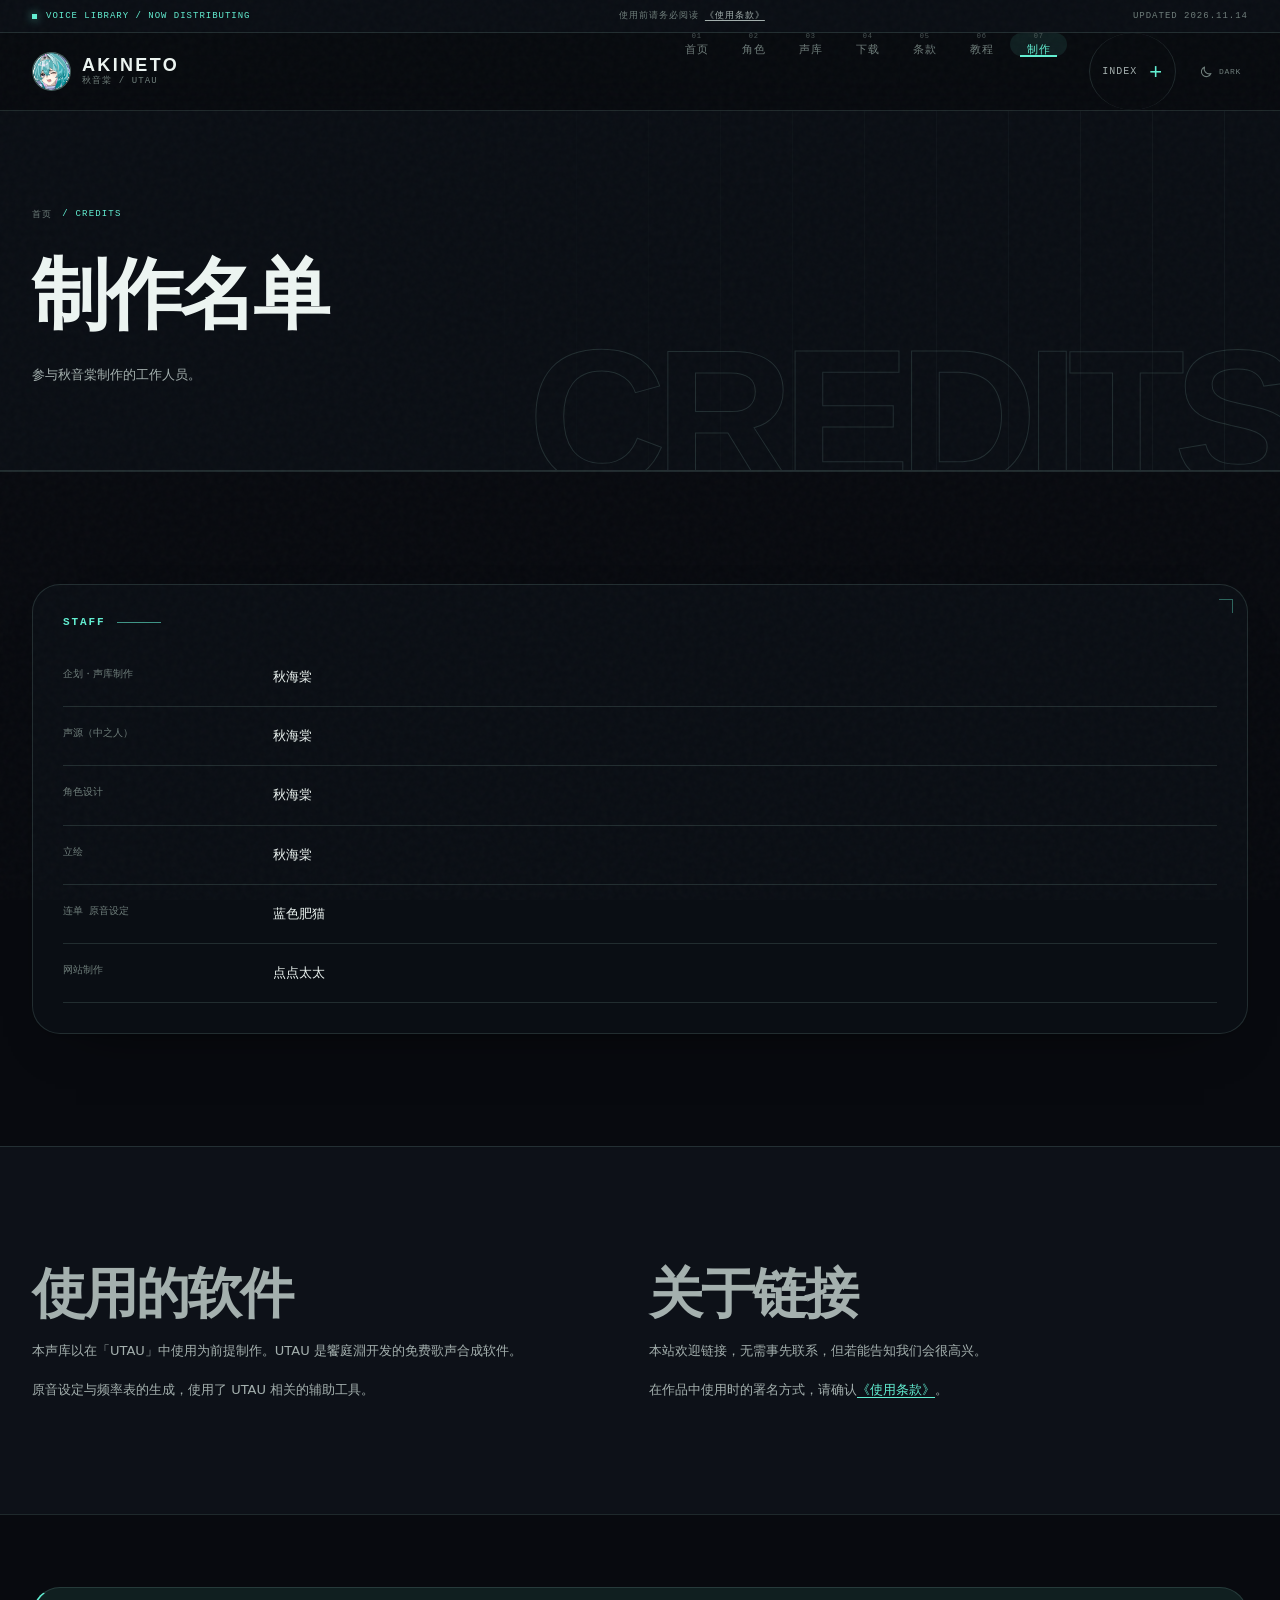
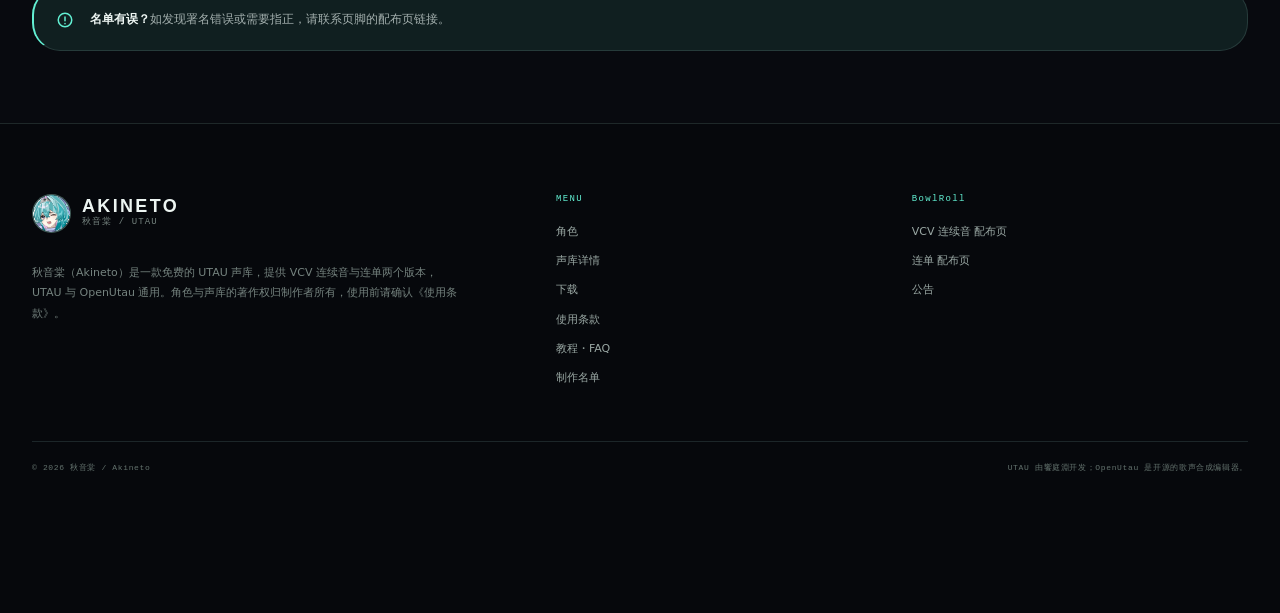
<file: credits.html>
<!DOCTYPE html>
<html lang="zh-CN" class="no-js" data-theme="dark">
<head>
<meta charset="utf-8">
<meta name="viewport" content="width=device-width, initial-scale=1">
<title>制作名单｜秋音棠 Akineto</title>
<meta name="description" content="秋音棠的制作人员：声库制作、角色设计、立绘、网站制作。">
<meta name="theme-color" content="#080a0f">
<meta property="og:type" content="article">
<meta property="og:locale" content="zh_CN">
<meta property="og:title" content="制作名单｜秋音棠">
<meta property="og:image" content="assets/art/akineto-icon.jpg">
<link rel="icon" href="favicon.ico" sizes="any">
<link rel="apple-touch-icon" href="assets/icon/apple-touch-icon.png">
<link rel="stylesheet" href="assets/css/style.css">
<script>try{var t=localStorage.getItem('uta-theme');if(t)document.documentElement.setAttribute('data-theme',t)}catch(e){}</script>
</head>
<body data-page="credits">
<a class="skip-link" href="#main">跳到正文</a>

<div class="notice-bar">
  <div class="wrap">
    <span class="notice-bar__signal"><i aria-hidden="true"></i> VOICE LIBRARY / NOW DISTRIBUTING</span>
    <span class="notice-bar__terms">使用前请务必阅读 <a href="terms.html">《使用条款》</a></span>
    <span class="notice-bar__update">UPDATED 2026.11.14</span>
  </div>
</div>

<header class="site-header">
  <div class="wrap header-inner">
    <a class="brand" href="index.html" aria-label="秋音棠 声库配布站 首页">
      <span class="brand__mark" aria-hidden="true">
        <img src="assets/art/akineto-mark.png" alt="" width="128" height="128">
      </span>
      <span class="brand__text">
        <span class="brand__name">AKINETO</span>
        <span class="brand__sub">秋音棠 / UTAU</span>
      </span>
    </a>
    <button class="nav-toggle" type="button" aria-expanded="false" aria-controls="site-menu" aria-label="打开菜单">
      <span></span><span></span><span></span>
    </button>
    <nav class="nav" id="site-nav" aria-label="主菜单">
      <ul class="nav__list">
        <li><a class="nav__link" data-page="home" href="index.html">首页</a></li>
        <li><a class="nav__link" data-page="character" href="character.html">角色</a></li>
        <li><a class="nav__link" data-page="voicebank" href="voicebank.html">声库</a></li>
        <li><a class="nav__link" data-page="download" href="download.html">下载</a></li>
        <li><a class="nav__link" data-page="terms" href="terms.html">条款</a></li>
        <li><a class="nav__link" data-page="guide" href="guide.html">教程</a></li>
        <li><a class="nav__link" data-page="credits" href="credits.html">制作</a></li>
      </ul>
    </nav>
    <button class="theme-toggle" type="button" aria-pressed="true" aria-label="切换至浅色主题">
      <svg class="icon-moon" viewBox="0 0 24 24" fill="none" stroke="currentColor" stroke-width="1.8" stroke-linecap="round" stroke-linejoin="round" aria-hidden="true"><path d="M20.5 14.5A8.5 8.5 0 0 1 9.5 3.5a8.5 8.5 0 1 0 11 11Z"/></svg>
      <svg class="icon-sun" viewBox="0 0 24 24" fill="none" stroke="currentColor" stroke-width="1.8" stroke-linecap="round" aria-hidden="true"><circle cx="12" cy="12" r="4"/><path d="M12 2v2M12 20v2M4.9 4.9l1.4 1.4M17.7 17.7l1.4 1.4M2 12h2M20 12h2M4.9 19.1l1.4-1.4M17.7 6.3l1.4-1.4"/></svg>
    </button>
  </div>
</header>

<main id="main">

  <section class="page-head">
    <div class="wrap">
      <p class="breadcrumb"><a href="index.html">首页</a> / CREDITS</p>
      <h1 class="page-title">制作名单</h1>
      <p class="page-lead">参与秋音棠制作的工作人员。</p>
    </div>
  </section>

  <section class="section">
    <div class="wrap">
      <div class="card card--pad">
        <p class="eyebrow">STAFF</p>
        <dl class="staff">
          <div class="staff__row"><dt>企划・声库制作</dt><dd>秋海棠</dd></div>
          <div class="staff__row"><dt>声源（中之人）</dt><dd>秋海棠</dd></div>
          <div class="staff__row"><dt>角色设计</dt><dd>秋海棠</dd></div>
          <div class="staff__row"><dt>立绘</dt><dd>秋海棠</dd></div>
          <div class="staff__row"><dt>连单 原音设定</dt><dd>蓝色肥猫</dd></div>
          <div class="staff__row"><dt>网站制作</dt><dd>点点太太</dd></div>
        </dl>
      </div>
    </div>
  </section>

  <section class="section section--tint">
    <div class="wrap">
      <div class="grid grid--2">
        <div class="prose">
          <h2 class="section-title">使用的软件</h2>
          <p class="mt-12">本声库以在「UTAU」中使用为前提制作。UTAU 是饗庭淵开发的免费歌声合成软件。</p>
          <p class="mt-12">原音设定与频率表的生成，使用了 UTAU 相关的辅助工具。</p>
        </div>
        <div class="prose">
          <h2 class="section-title">关于链接</h2>
          <p class="mt-12">本站欢迎链接，无需事先联系，但若能告知我们会很高兴。</p>
          <p class="mt-12">在作品中使用时的署名方式，请确认<a href="terms.html">《使用条款》</a>。</p>
        </div>
      </div>
    </div>
  </section>

  <section class="section section--tight">
    <div class="wrap">
      <div class="callout">
        <svg viewBox="0 0 24 24" fill="none" stroke="currentColor" stroke-width="2" stroke-linecap="round" aria-hidden="true"><circle cx="12" cy="12" r="9"/><path d="M12 8v5M12 16.5v.5"/></svg>
        <p><strong>名单有误？</strong>如发现署名错误或需要指正，请联系页脚的配布页链接。</p>
      </div>
    </div>
  </section>

</main>

<footer class="site-footer">
  <div class="wrap footer-grid">
    <div class="footer-brand">
      <a class="brand" href="index.html">
        <span class="brand__mark" aria-hidden="true">
          <img src="assets/art/akineto-mark.png" alt="" width="128" height="128">
        </span>
        <span class="brand__text">
          <span class="brand__name">AKINETO</span>
          <span class="brand__sub">秋音棠 / UTAU</span>
        </span>
      </a>
      <p>秋音棠（Akineto）是一款免费的 UTAU 声库，提供 VCV 连续音与连单两个版本，UTAU 与 OpenUtau 通用。角色与声库的著作权归制作者所有，使用前请确认《使用条款》。</p>
    </div>
    <nav aria-label="页脚菜单">
      <h2 class="footer-title">MENU</h2>
      <div class="footer-links">
        <a href="character.html">角色</a>
        <a href="voicebank.html">声库详情</a>
        <a href="download.html">下载</a>
        <a href="terms.html">使用条款</a>
        <a href="guide.html">教程・FAQ</a>
        <a href="credits.html">制作名单</a>
      </div>
    </nav>
    <div>
      <h2 class="footer-title">BowlRoll</h2>
      <div class="footer-links">
        <a href="https://bowlroll.net/file/363263" target="_blank" rel="noopener noreferrer">VCV 连续音 配布页</a>
        <a href="https://bowlroll.net/file/358934" target="_blank" rel="noopener noreferrer">连单 配布页</a>
        <a href="news.html">公告</a>
      </div>
    </div>
  </div>
  <div class="wrap footer-bottom">
    <p>© <span data-year>2026</span> 秋音棠 / Akineto</p>
    <p>UTAU 由饗庭淵开发；OpenUtau 是开源的歌声合成编辑器。</p>
  </div>
</footer>

<script src="assets/js/main.js" defer></script>
</body>
</html>
</file>
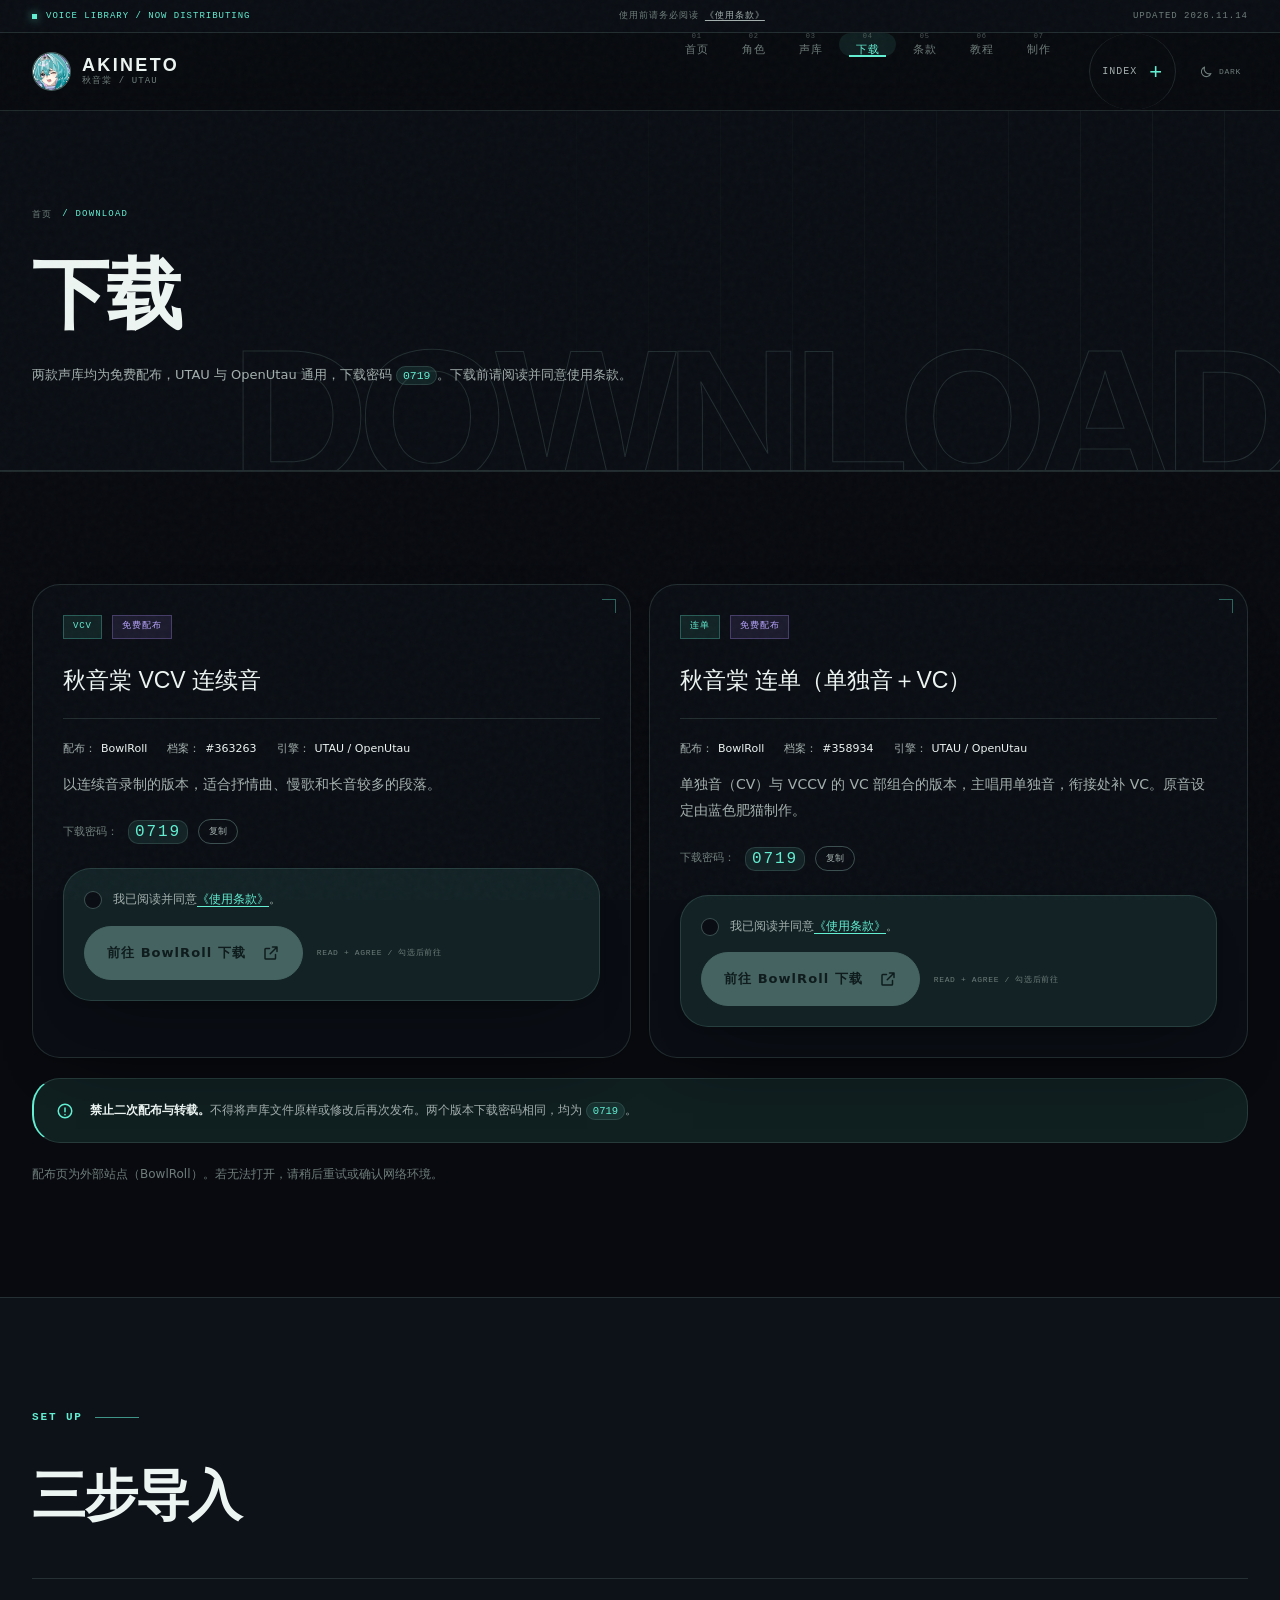
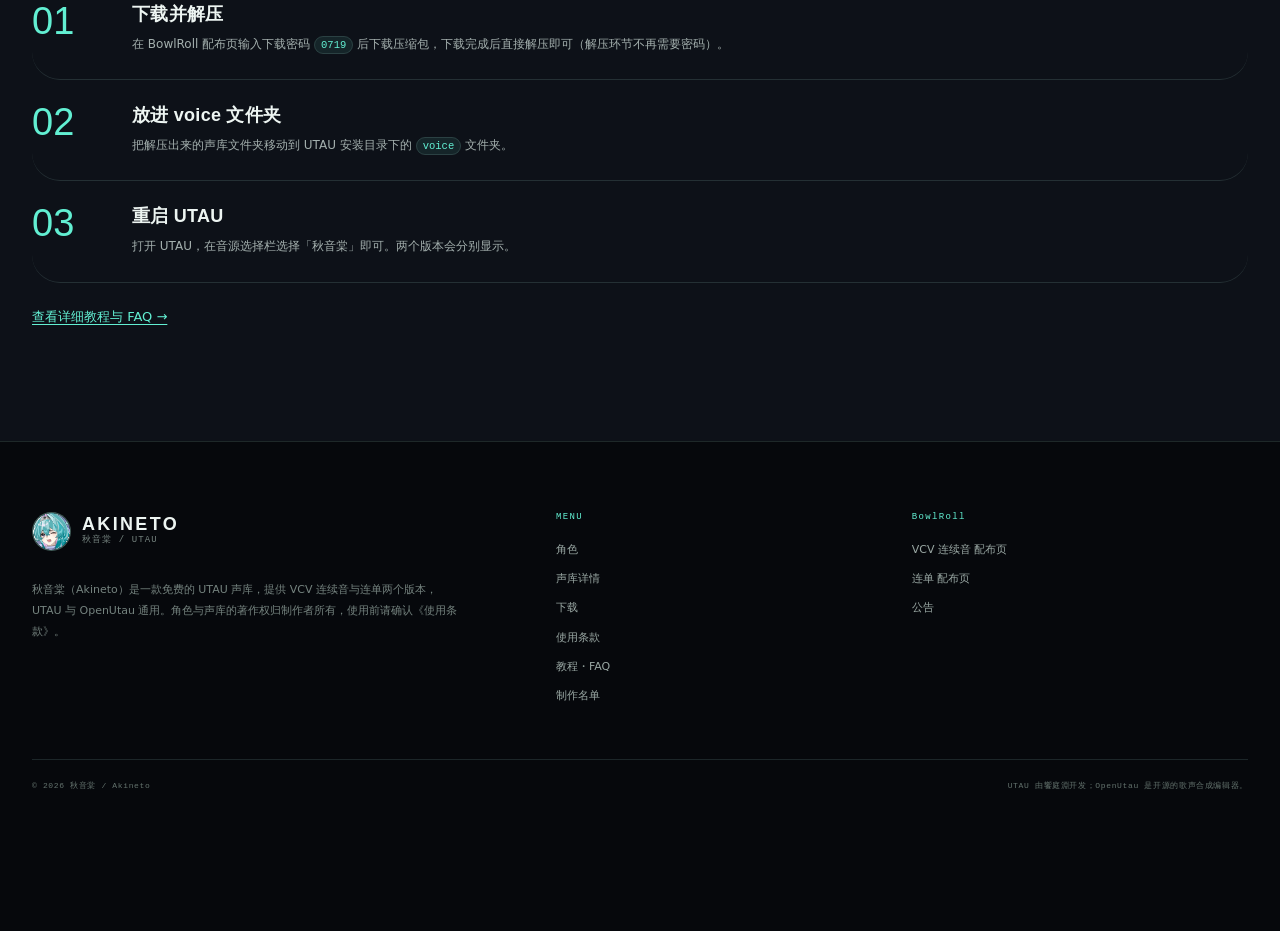
<file: download.html>
<!DOCTYPE html>
<html lang="zh-CN" class="no-js" data-theme="dark">
<head>
<meta charset="utf-8">
<meta name="viewport" content="width=device-width, initial-scale=1">
<title>下载｜秋音棠 Akineto 声库</title>
<meta name="description" content="秋音棠 VCV 连续音与连单声库下载。BowlRoll 免费配布，下载密码 0719。下载前请阅读并同意使用条款。">
<meta name="theme-color" content="#080a0f">
<meta property="og:type" content="article">
<meta property="og:locale" content="zh_CN">
<meta property="og:title" content="下载｜秋音棠 声库">
<meta property="og:image" content="assets/art/akineto-icon.jpg">
<link rel="icon" href="favicon.ico" sizes="any">
<link rel="apple-touch-icon" href="assets/icon/apple-touch-icon.png">
<link rel="stylesheet" href="assets/css/style.css">
<script>try{var t=localStorage.getItem('uta-theme');if(t)document.documentElement.setAttribute('data-theme',t)}catch(e){}</script>
</head>
<body data-page="download">
<a class="skip-link" href="#main">跳到正文</a>

<div class="notice-bar">
  <div class="wrap">
    <span class="notice-bar__signal"><i aria-hidden="true"></i> VOICE LIBRARY / NOW DISTRIBUTING</span>
    <span class="notice-bar__terms">使用前请务必阅读 <a href="terms.html">《使用条款》</a></span>
    <span class="notice-bar__update">UPDATED 2026.11.14</span>
  </div>
</div>

<header class="site-header">
  <div class="wrap header-inner">
    <a class="brand" href="index.html" aria-label="秋音棠 声库配布站 首页">
      <span class="brand__mark" aria-hidden="true">
        <img src="assets/art/akineto-mark.png" alt="" width="128" height="128">
      </span>
      <span class="brand__text">
        <span class="brand__name">AKINETO</span>
        <span class="brand__sub">秋音棠 / UTAU</span>
      </span>
    </a>
    <button class="nav-toggle" type="button" aria-expanded="false" aria-controls="site-menu" aria-label="打开菜单">
      <span></span><span></span><span></span>
    </button>
    <nav class="nav" id="site-nav" aria-label="主菜单">
      <ul class="nav__list">
        <li><a class="nav__link" data-page="home" href="index.html">首页</a></li>
        <li><a class="nav__link" data-page="character" href="character.html">角色</a></li>
        <li><a class="nav__link" data-page="voicebank" href="voicebank.html">声库</a></li>
        <li><a class="nav__link" data-page="download" href="download.html">下载</a></li>
        <li><a class="nav__link" data-page="terms" href="terms.html">条款</a></li>
        <li><a class="nav__link" data-page="guide" href="guide.html">教程</a></li>
        <li><a class="nav__link" data-page="credits" href="credits.html">制作</a></li>
      </ul>
    </nav>
    <button class="theme-toggle" type="button" aria-pressed="true" aria-label="切换至浅色主题">
      <svg class="icon-moon" viewBox="0 0 24 24" fill="none" stroke="currentColor" stroke-width="1.8" stroke-linecap="round" stroke-linejoin="round" aria-hidden="true"><path d="M20.5 14.5A8.5 8.5 0 0 1 9.5 3.5a8.5 8.5 0 1 0 11 11Z"/></svg>
      <svg class="icon-sun" viewBox="0 0 24 24" fill="none" stroke="currentColor" stroke-width="1.8" stroke-linecap="round" aria-hidden="true"><circle cx="12" cy="12" r="4"/><path d="M12 2v2M12 20v2M4.9 4.9l1.4 1.4M17.7 17.7l1.4 1.4M2 12h2M20 12h2M4.9 19.1l1.4-1.4M17.7 6.3l1.4-1.4"/></svg>
    </button>
  </div>
</header>

<main id="main">

  <section class="page-head">
    <div class="wrap">
      <p class="breadcrumb"><a href="index.html">首页</a> / DOWNLOAD</p>
      <h1 class="page-title">下载</h1>
      <p class="page-lead">两款声库均为免费配布，UTAU 与 OpenUtau 通用，下载密码 <code>0719</code>。下载前请阅读并同意使用条款。</p>
    </div>
  </section>

  <section class="section">
    <div class="wrap grid grid--2">

      <!-- VCV -->
      <div class="card dl-card" data-download-card>
        <div class="dl-card__top">
          <span class="badge">VCV</span>
          <span class="badge badge--soft">免费配布</span>
          <p class="dl-card__file">秋音棠 VCV 连续音</p>
        </div>

        <div class="meta-line mt-20">
          <span>配布：<b>BowlRoll</b></span>
          <span>档案：<b>#363263</b></span>
          <span>引擎：<b>UTAU / OpenUtau</b></span>
        </div>

        <p class="section-lead mt-20">以连续音录制的版本，适合抒情曲、慢歌和长音较多的段落。</p>

        <div class="sha">
          <span>下载密码：</span>
          <code>0719</code>
          <button class="copy-btn" type="button" data-copy="0719">复制</button>
        </div>

        <div class="gate">
          <label class="gate__check" for="agree-vcv">
            <input type="checkbox" id="agree-vcv" data-gate>
            <span>我已阅读并同意<a href="terms.html">《使用条款》</a>。</span>
          </label>
          <div class="gate__actions">
            <a class="btn is-disabled" href="https://bowlroll.net/file/363263" target="_blank" rel="noopener noreferrer" data-download-btn aria-disabled="true" tabindex="-1">
              前往 BowlRoll 下载
              <svg viewBox="0 0 24 24" fill="none" stroke="currentColor" stroke-width="2" stroke-linecap="round" stroke-linejoin="round" aria-hidden="true"><path d="M14 4h6v6M20 4l-9 9M18 14v5a1 1 0 0 1-1 1H5a1 1 0 0 1-1-1V7a1 1 0 0 1 1-1h5"/></svg>
            </a>
            <span class="gate__hint">勾选后即可前往</span>
          </div>
        </div>
      </div>

      <!-- 连单 -->
      <div class="card dl-card" data-download-card>
        <div class="dl-card__top">
          <span class="badge">连单</span>
          <span class="badge badge--soft">免费配布</span>
          <p class="dl-card__file">秋音棠 连单（单独音＋VC）</p>
        </div>

        <div class="meta-line mt-20">
          <span>配布：<b>BowlRoll</b></span>
          <span>档案：<b>#358934</b></span>
          <span>引擎：<b>UTAU / OpenUtau</b></span>
        </div>

        <p class="section-lead mt-20">单独音（CV）与 VCCV 的 VC 部组合的版本，主唱用单独音，衔接处补 VC。原音设定由蓝色肥猫制作。</p>

        <div class="sha">
          <span>下载密码：</span>
          <code>0719</code>
          <button class="copy-btn" type="button" data-copy="0719">复制</button>
        </div>

        <div class="gate">
          <label class="gate__check" for="agree-lian">
            <input type="checkbox" id="agree-lian" data-gate>
            <span>我已阅读并同意<a href="terms.html">《使用条款》</a>。</span>
          </label>
          <div class="gate__actions">
            <a class="btn is-disabled" href="https://bowlroll.net/file/358934" target="_blank" rel="noopener noreferrer" data-download-btn aria-disabled="true" tabindex="-1">
              前往 BowlRoll 下载
              <svg viewBox="0 0 24 24" fill="none" stroke="currentColor" stroke-width="2" stroke-linecap="round" stroke-linejoin="round" aria-hidden="true"><path d="M14 4h6v6M20 4l-9 9M18 14v5a1 1 0 0 1-1 1H5a1 1 0 0 1-1-1V7a1 1 0 0 1 1-1h5"/></svg>
            </a>
            <span class="gate__hint">勾选后即可前往</span>
          </div>
        </div>
      </div>

    </div>

    <div class="wrap">
      <div class="callout mt-20">
        <svg viewBox="0 0 24 24" fill="none" stroke="currentColor" stroke-width="2" stroke-linecap="round" aria-hidden="true"><circle cx="12" cy="12" r="9"/><path d="M12 8v5M12 16.5v.5"/></svg>
        <p><strong>禁止二次配布与转载。</strong>不得将声库文件原样或修改后再次发布。两个版本下载密码相同，均为 <code>0719</code>。</p>
      </div>
      <p class="note">配布页为外部站点（BowlRoll）。若无法打开，请稍后重试或确认网络环境。</p>
    </div>
  </section>

  <section class="section section--tint">
    <div class="wrap">
      <div class="section-head">
        <p class="eyebrow">SET UP</p>
        <h2 class="section-title">三步导入</h2>
      </div>
      <ol class="steps">
        <li class="steps__item">
          <h3>下载并解压</h3>
          <p>在 BowlRoll 配布页输入下载密码 <code>0719</code> 后下载压缩包，下载完成后直接解压即可（解压环节不再需要密码）。</p>
        </li>
        <li class="steps__item">
          <h3>放进 voice 文件夹</h3>
          <p>把解压出来的声库文件夹移动到 UTAU 安装目录下的 <code>voice</code> 文件夹。</p>
        </li>
        <li class="steps__item">
          <h3>重启 UTAU</h3>
          <p>打开 UTAU，在音源选择栏选择「秋音棠」即可。两个版本会分别显示。</p>
        </li>
      </ol>
      <p class="link-more"><a href="guide.html">查看详细教程与 FAQ →</a></p>
    </div>
  </section>

</main>

<footer class="site-footer">
  <div class="wrap footer-grid">
    <div class="footer-brand">
      <a class="brand" href="index.html">
        <span class="brand__mark" aria-hidden="true">
          <img src="assets/art/akineto-mark.png" alt="" width="128" height="128">
        </span>
        <span class="brand__text">
          <span class="brand__name">AKINETO</span>
          <span class="brand__sub">秋音棠 / UTAU</span>
        </span>
      </a>
      <p>秋音棠（Akineto）是一款免费的 UTAU 声库，提供 VCV 连续音与连单两个版本，UTAU 与 OpenUtau 通用。角色与声库的著作权归制作者所有，使用前请确认《使用条款》。</p>
    </div>
    <nav aria-label="页脚菜单">
      <h2 class="footer-title">MENU</h2>
      <div class="footer-links">
        <a href="character.html">角色</a>
        <a href="voicebank.html">声库详情</a>
        <a href="download.html">下载</a>
        <a href="terms.html">使用条款</a>
        <a href="guide.html">教程・FAQ</a>
        <a href="credits.html">制作名单</a>
      </div>
    </nav>
    <div>
      <h2 class="footer-title">BowlRoll</h2>
      <div class="footer-links">
        <a href="https://bowlroll.net/file/363263" target="_blank" rel="noopener noreferrer">VCV 连续音 配布页</a>
        <a href="https://bowlroll.net/file/358934" target="_blank" rel="noopener noreferrer">连单 配布页</a>
        <a href="news.html">公告</a>
      </div>
    </div>
  </div>
  <div class="wrap footer-bottom">
    <p>© <span data-year>2026</span> 秋音棠 / Akineto</p>
    <p>UTAU 由饗庭淵开发；OpenUtau 是开源的歌声合成编辑器。</p>
  </div>
</footer>

<script src="assets/js/main.js" defer></script>
</body>
</html>
</file>
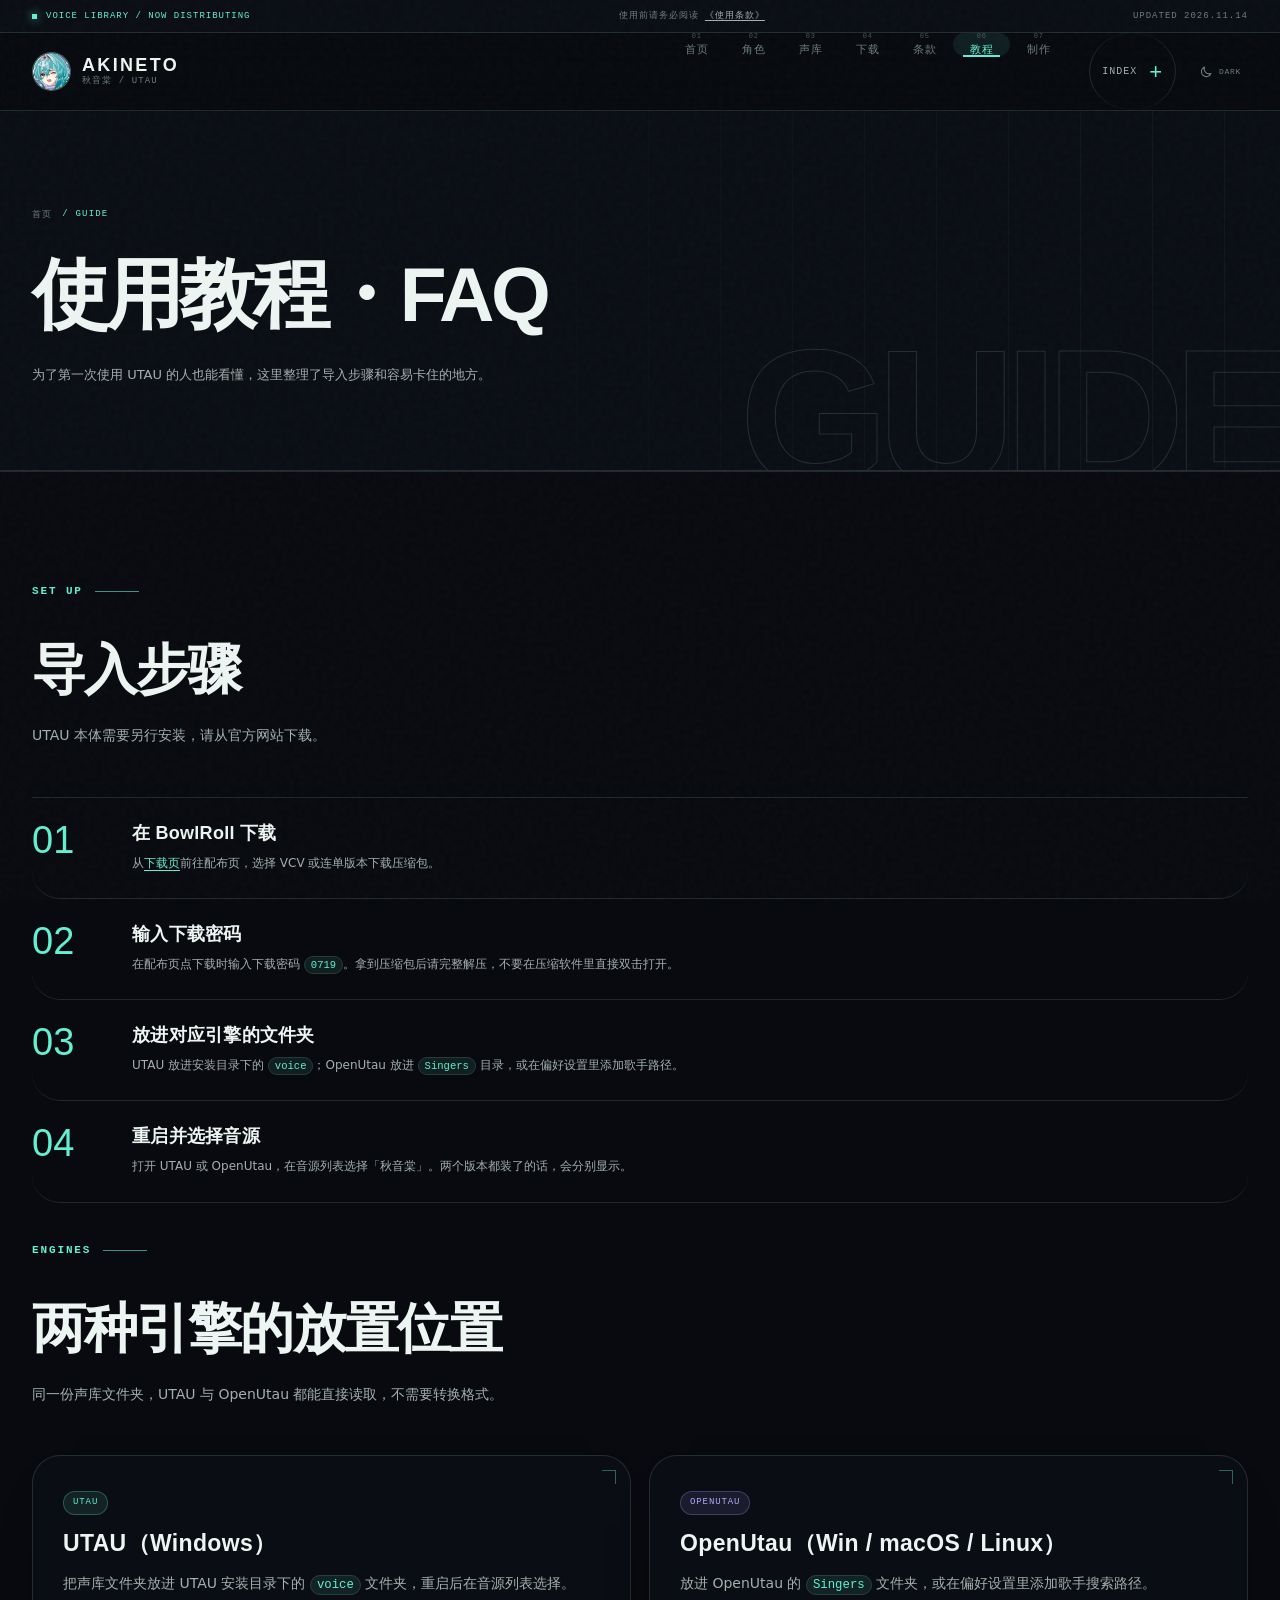
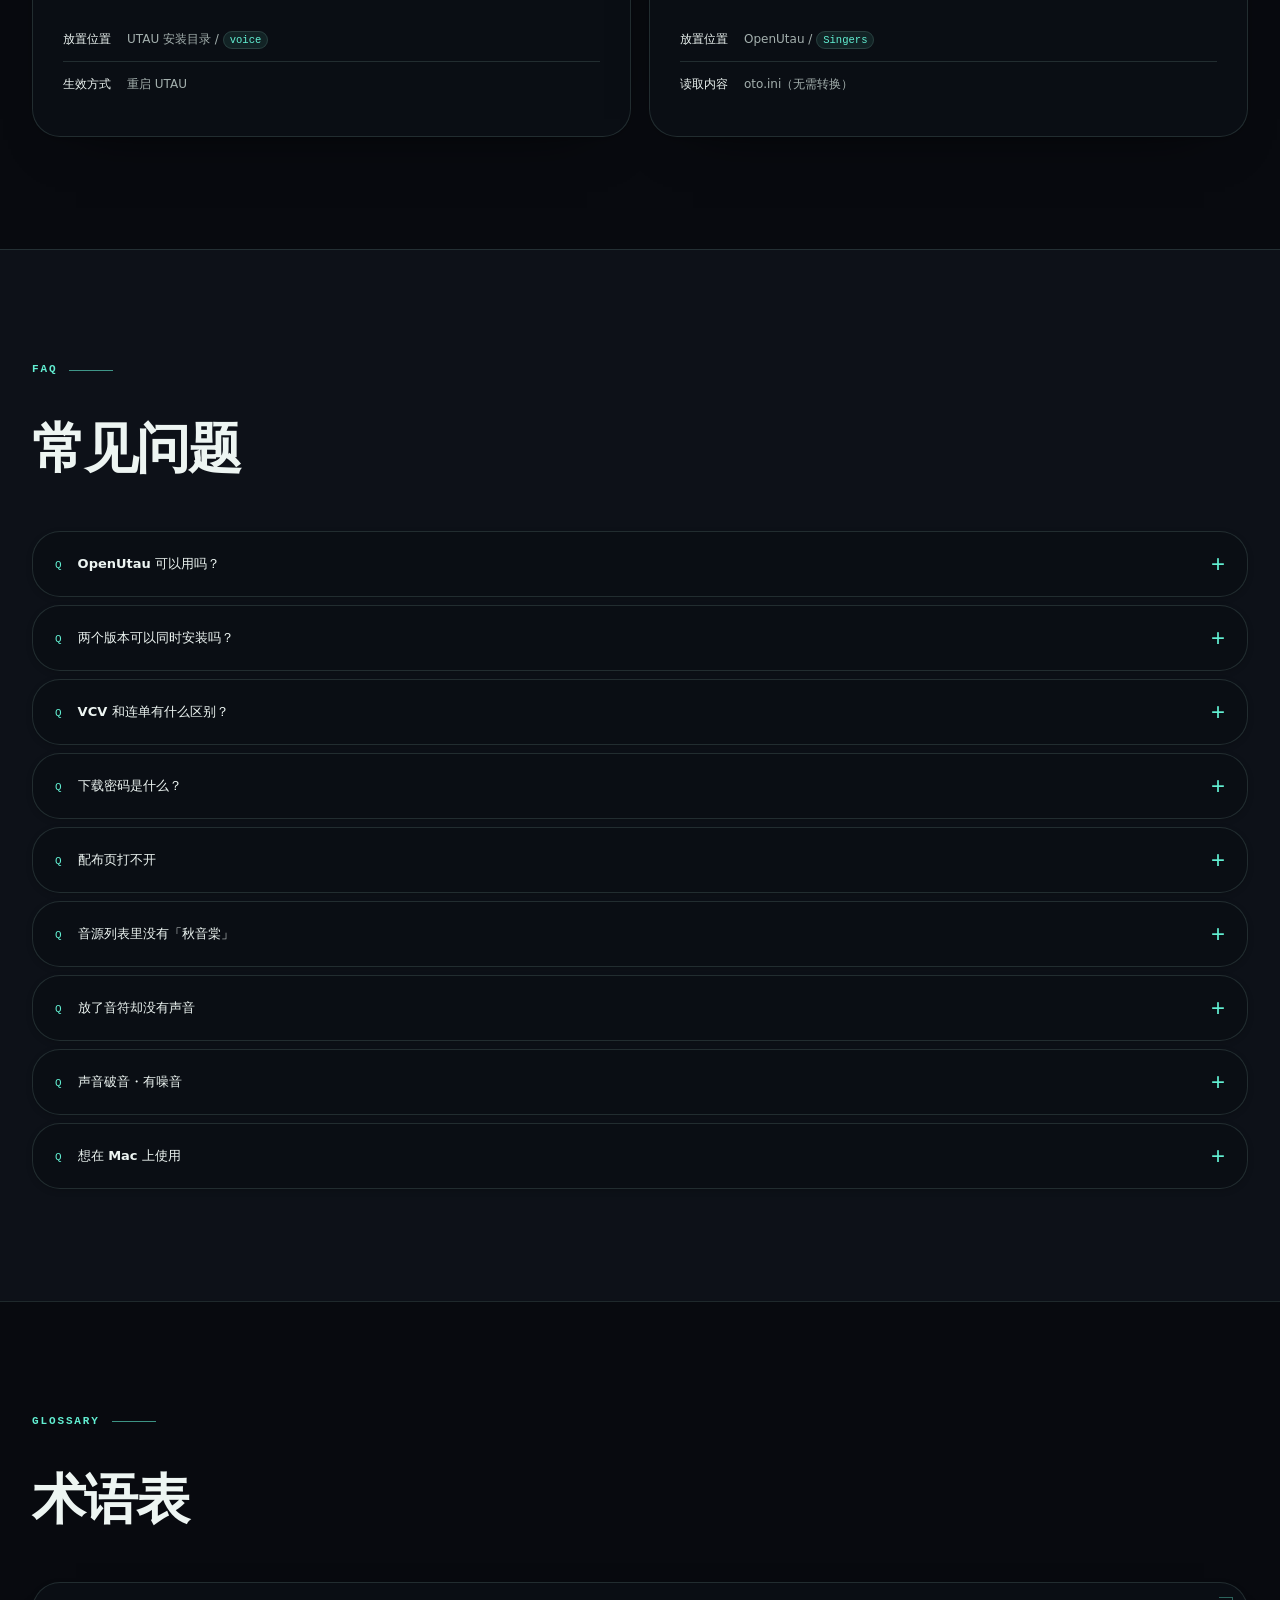
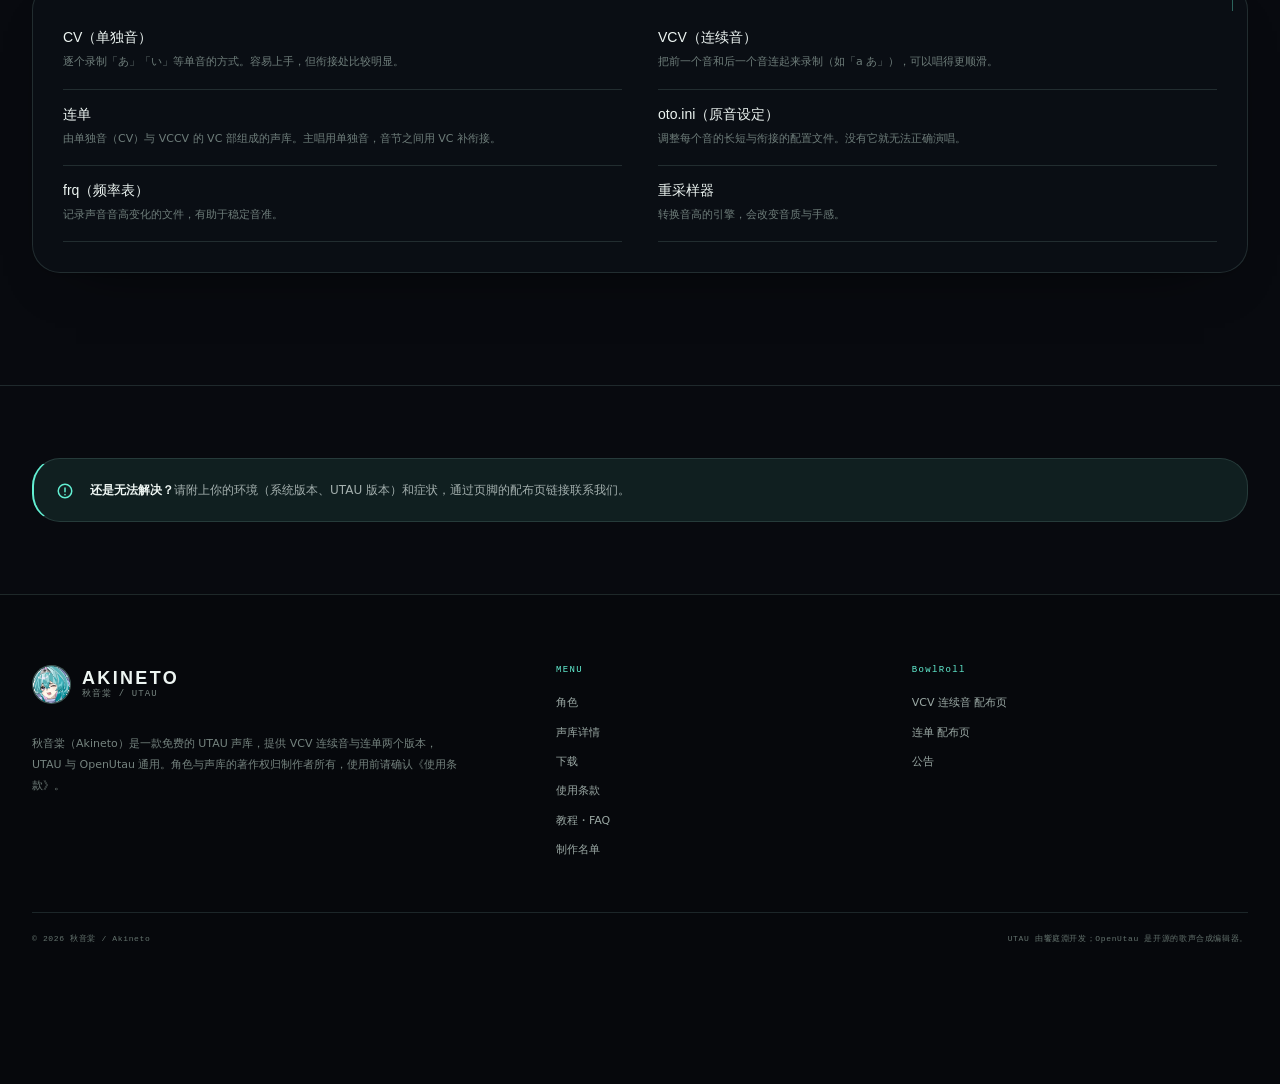
<file: guide.html>
<!DOCTYPE html>
<html lang="zh-CN" class="no-js" data-theme="dark">
<head>
<meta charset="utf-8">
<meta name="viewport" content="width=device-width, initial-scale=1">
<title>使用教程・FAQ｜秋音棠 Akineto</title>
<meta name="description" content="秋音棠声库的导入方法与常见问题：两个版本的区别、下载密码 0719、没有声音怎么办，以及 UTAU 术语说明。">
<meta name="theme-color" content="#080a0f">
<meta property="og:type" content="article">
<meta property="og:locale" content="zh_CN">
<meta property="og:title" content="使用教程・FAQ｜秋音棠">
<meta property="og:image" content="assets/art/akineto-icon.jpg">
<link rel="icon" href="favicon.ico" sizes="any">
<link rel="apple-touch-icon" href="assets/icon/apple-touch-icon.png">
<link rel="stylesheet" href="assets/css/style.css">
<script>try{var t=localStorage.getItem('uta-theme');if(t)document.documentElement.setAttribute('data-theme',t)}catch(e){}</script>
</head>
<body data-page="guide">
<a class="skip-link" href="#main">跳到正文</a>

<div class="notice-bar">
  <div class="wrap">
    <span class="notice-bar__signal"><i aria-hidden="true"></i> VOICE LIBRARY / NOW DISTRIBUTING</span>
    <span class="notice-bar__terms">使用前请务必阅读 <a href="terms.html">《使用条款》</a></span>
    <span class="notice-bar__update">UPDATED 2026.11.14</span>
  </div>
</div>

<header class="site-header">
  <div class="wrap header-inner">
    <a class="brand" href="index.html" aria-label="秋音棠 声库配布站 首页">
      <span class="brand__mark" aria-hidden="true">
        <img src="assets/art/akineto-mark.png" alt="" width="128" height="128">
      </span>
      <span class="brand__text">
        <span class="brand__name">AKINETO</span>
        <span class="brand__sub">秋音棠 / UTAU</span>
      </span>
    </a>
    <button class="nav-toggle" type="button" aria-expanded="false" aria-controls="site-menu" aria-label="打开菜单">
      <span></span><span></span><span></span>
    </button>
    <nav class="nav" id="site-nav" aria-label="主菜单">
      <ul class="nav__list">
        <li><a class="nav__link" data-page="home" href="index.html">首页</a></li>
        <li><a class="nav__link" data-page="character" href="character.html">角色</a></li>
        <li><a class="nav__link" data-page="voicebank" href="voicebank.html">声库</a></li>
        <li><a class="nav__link" data-page="download" href="download.html">下载</a></li>
        <li><a class="nav__link" data-page="terms" href="terms.html">条款</a></li>
        <li><a class="nav__link" data-page="guide" href="guide.html">教程</a></li>
        <li><a class="nav__link" data-page="credits" href="credits.html">制作</a></li>
      </ul>
    </nav>
    <button class="theme-toggle" type="button" aria-pressed="true" aria-label="切换至浅色主题">
      <svg class="icon-moon" viewBox="0 0 24 24" fill="none" stroke="currentColor" stroke-width="1.8" stroke-linecap="round" stroke-linejoin="round" aria-hidden="true"><path d="M20.5 14.5A8.5 8.5 0 0 1 9.5 3.5a8.5 8.5 0 1 0 11 11Z"/></svg>
      <svg class="icon-sun" viewBox="0 0 24 24" fill="none" stroke="currentColor" stroke-width="1.8" stroke-linecap="round" aria-hidden="true"><circle cx="12" cy="12" r="4"/><path d="M12 2v2M12 20v2M4.9 4.9l1.4 1.4M17.7 17.7l1.4 1.4M2 12h2M20 12h2M4.9 19.1l1.4-1.4M17.7 6.3l1.4-1.4"/></svg>
    </button>
  </div>
</header>

<main id="main">

  <section class="page-head">
    <div class="wrap">
      <p class="breadcrumb"><a href="index.html">首页</a> / GUIDE</p>
      <h1 class="page-title">使用教程・FAQ</h1>
      <p class="page-lead">为了第一次使用 UTAU 的人也能看懂，这里整理了导入步骤和容易卡住的地方。</p>
    </div>
  </section>

  <section class="section">
    <div class="wrap">
      <div class="section-head">
        <p class="eyebrow">SET UP</p>
        <h2 class="section-title">导入步骤</h2>
        <p class="section-lead">UTAU 本体需要另行安装，请从官方网站下载。</p>
      </div>
      <ol class="steps">
        <li class="steps__item">
          <h3>在 BowlRoll 下载</h3>
          <p>从<a href="download.html">下载页</a>前往配布页，选择 VCV 或连单版本下载压缩包。</p>
        </li>
        <li class="steps__item">
          <h3>输入下载密码</h3>
          <p>在配布页点下载时输入下载密码 <code>0719</code>。拿到压缩包后请完整解压，不要在压缩软件里直接双击打开。</p>
        </li>
        <li class="steps__item">
          <h3>放进对应引擎的文件夹</h3>
          <p>UTAU 放进安装目录下的 <code>voice</code>；OpenUtau 放进 <code>Singers</code> 目录，或在偏好设置里添加歌手路径。</p>
        </li>
        <li class="steps__item">
          <h3>重启并选择音源</h3>
          <p>打开 UTAU 或 OpenUtau，在音源列表选择「秋音棠」。两个版本都装了的话，会分别显示。</p>
        </li>
      </ol>

      <div class="section-head mt-40">
        <p class="eyebrow">ENGINES</p>
        <h2 class="section-title">两种引擎的放置位置</h2>
        <p class="section-lead">同一份声库文件夹，UTAU 与 OpenUtau 都能直接读取，不需要转换格式。</p>
      </div>
      <div class="grid grid--2">
        <article class="card card--pad reveal">
          <span class="tag">UTAU</span>
          <h3 class="feature-title">UTAU（Windows）</h3>
          <p class="section-lead">把声库文件夹放进 UTAU 安装目录下的 <code>voice</code> 文件夹，重启后在音源列表选择。</p>
          <ul class="info-list mt-20">
            <li><strong>放置位置</strong><span>UTAU 安装目录 / <code>voice</code></span></li>
            <li><strong>生效方式</strong><span>重启 UTAU</span></li>
          </ul>
        </article>
        <article class="card card--pad reveal">
          <span class="tag tag--pink">OpenUtau</span>
          <h3 class="feature-title">OpenUtau（Win / macOS / Linux）</h3>
          <p class="section-lead">放进 OpenUtau 的 <code>Singers</code> 文件夹，或在偏好设置里添加歌手搜索路径。</p>
          <ul class="info-list mt-20">
            <li><strong>放置位置</strong><span>OpenUtau / <code>Singers</code></span></li>
            <li><strong>读取内容</strong><span>oto.ini（无需转换）</span></li>
          </ul>
        </article>
      </div>
    </div>
  </section>

  <section class="section section--tint">
    <div class="wrap">
      <div class="section-head">
        <p class="eyebrow">FAQ</p>
        <h2 class="section-title">常见问题</h2>
      </div>
      <div class="faq">
        <details class="faq__item">
          <summary>OpenUtau 可以用吗？</summary>
          <div class="faq__body"><p>可以。两款声库都是 UTAU / OpenUtau 通用的：把声库文件夹放进 OpenUtau 的 <code>Singers</code> 目录，或在偏好设置里添加歌手路径即可，OpenUtau 会直接读取包内的 oto.ini。</p></div>
        </details>
        <details class="faq__item">
          <summary>两个版本可以同时安装吗？</summary>
          <div class="faq__body"><p>可以。VCV 与连单是独立文件夹，放在同一个目录下即可，音源列表里会分别显示，互不影响。</p></div>
        </details>
        <details class="faq__item">
          <summary>VCV 和连单有什么区别？</summary>
          <div class="faq__body"><p>VCV 是连续音声库，歌词按「- あ」这样的连续音格式写；连单由单独音（CV）和 VCCV 的 VC 部组成，主唱用单独音「あ」，音节之间用 VC 补衔接。连单比纯单独音连贯，也比 VCV 好上手。拿不准的话可以两个都下载，对比着用。</p></div>
        </details>
        <details class="faq__item">
          <summary>下载密码是什么？</summary>
          <div class="faq__body"><p>两个版本的 BowlRoll 下载密码都是 <code>0719</code>，在配布页点下载时输入；它不是压缩包的解压密码，解压 zip 本身不需要密码。复制时注意不要带上多余的空格。</p></div>
        </details>
        <details class="faq__item">
          <summary>配布页打不开</summary>
          <div class="faq__body"><p>配布页在外部站点 BowlRoll，可能会因为网络或维护暂时无法访问。请稍后重试；如果长时间无法打开，可以通过页脚的配布页链接确认最新状态。</p></div>
        </details>
        <details class="faq__item">
          <summary>音源列表里没有「秋音棠」</summary>
          <div class="faq__body"><p>请确认声库文件夹是否直接放在 UTAU 的 <code>voice</code> 文件夹里。如果出现双层文件夹，请把里层移出来。重启仍无效时，可以尝试把文件夹名改成半角英文。</p></div>
        </details>
        <details class="faq__item">
          <summary>放了音符却没有声音</summary>
          <div class="faq__body"><p>请确认音源是否选中、音符是否在音域内。把重采样器改成「model4」或「w4u」可能会改善。仍然没有声音时，请检查 UTAU 的输出设备设置。</p></div>
        </details>
        <details class="faq__item">
          <summary>声音破音・有噪音</summary>
          <div class="faq__body"><p>调低参数 <code>g</code> 的值（例如 <code>g-8</code>）可以降低音量、减少破音。也请检查原音设定里的「先行发声」与「重叠」是否被设成了极端值。</p></div>
        </details>
        <details class="faq__item">
          <summary>想在 Mac 上使用</summary>
          <div class="faq__body"><p>UTAU 是 Windows 软件。Mac 上可以使用 UTAU-Synth 等兼容软件，或通过 Wine 等环境运行。无法保证正常运行，请谅解。</p></div>
        </details>
      </div>
    </div>
  </section>

  <section class="section">
    <div class="wrap">
      <div class="section-head">
        <p class="eyebrow">GLOSSARY</p>
        <h2 class="section-title">术语表</h2>
      </div>
      <div class="card card--pad">
        <dl class="glossary">
          <div><dt>CV（单独音）</dt><dd>逐个录制「あ」「い」等单音的方式。容易上手，但衔接处比较明显。</dd></div>
          <div><dt>VCV（连续音）</dt><dd>把前一个音和后一个音连起来录制（如「a あ」），可以唱得更顺滑。</dd></div>
          <div><dt>连单</dt><dd>由单独音（CV）与 VCCV 的 VC 部组成的声库。主唱用单独音，音节之间用 VC 补衔接。</dd></div>
          <div><dt>oto.ini（原音设定）</dt><dd>调整每个音的长短与衔接的配置文件。没有它就无法正确演唱。</dd></div>
          <div><dt>frq（频率表）</dt><dd>记录声音音高变化的文件，有助于稳定音准。</dd></div>
          <div><dt>重采样器</dt><dd>转换音高的引擎，会改变音质与手感。</dd></div>
        </dl>
      </div>
    </div>
  </section>

  <section class="section section--tight">
    <div class="wrap">
      <div class="callout">
        <svg viewBox="0 0 24 24" fill="none" stroke="currentColor" stroke-width="2" stroke-linecap="round" aria-hidden="true"><circle cx="12" cy="12" r="9"/><path d="M12 8v5M12 16.5v.5"/></svg>
        <p><strong>还是无法解决？</strong>请附上你的环境（系统版本、UTAU 版本）和症状，通过页脚的配布页链接联系我们。</p>
      </div>
    </div>
  </section>

</main>

<footer class="site-footer">
  <div class="wrap footer-grid">
    <div class="footer-brand">
      <a class="brand" href="index.html">
        <span class="brand__mark" aria-hidden="true">
          <img src="assets/art/akineto-mark.png" alt="" width="128" height="128">
        </span>
        <span class="brand__text">
          <span class="brand__name">AKINETO</span>
          <span class="brand__sub">秋音棠 / UTAU</span>
        </span>
      </a>
      <p>秋音棠（Akineto）是一款免费的 UTAU 声库，提供 VCV 连续音与连单两个版本，UTAU 与 OpenUtau 通用。角色与声库的著作权归制作者所有，使用前请确认《使用条款》。</p>
    </div>
    <nav aria-label="页脚菜单">
      <h2 class="footer-title">MENU</h2>
      <div class="footer-links">
        <a href="character.html">角色</a>
        <a href="voicebank.html">声库详情</a>
        <a href="download.html">下载</a>
        <a href="terms.html">使用条款</a>
        <a href="guide.html">教程・FAQ</a>
        <a href="credits.html">制作名单</a>
      </div>
    </nav>
    <div>
      <h2 class="footer-title">BowlRoll</h2>
      <div class="footer-links">
        <a href="https://bowlroll.net/file/363263" target="_blank" rel="noopener noreferrer">VCV 连续音 配布页</a>
        <a href="https://bowlroll.net/file/358934" target="_blank" rel="noopener noreferrer">连单 配布页</a>
        <a href="news.html">公告</a>
      </div>
    </div>
  </div>
  <div class="wrap footer-bottom">
    <p>© <span data-year>2026</span> 秋音棠 / Akineto</p>
    <p>UTAU 由饗庭淵开发；OpenUtau 是开源的歌声合成编辑器。</p>
  </div>
</footer>

<script src="assets/js/main.js" defer></script>
</body>
</html>
</file>
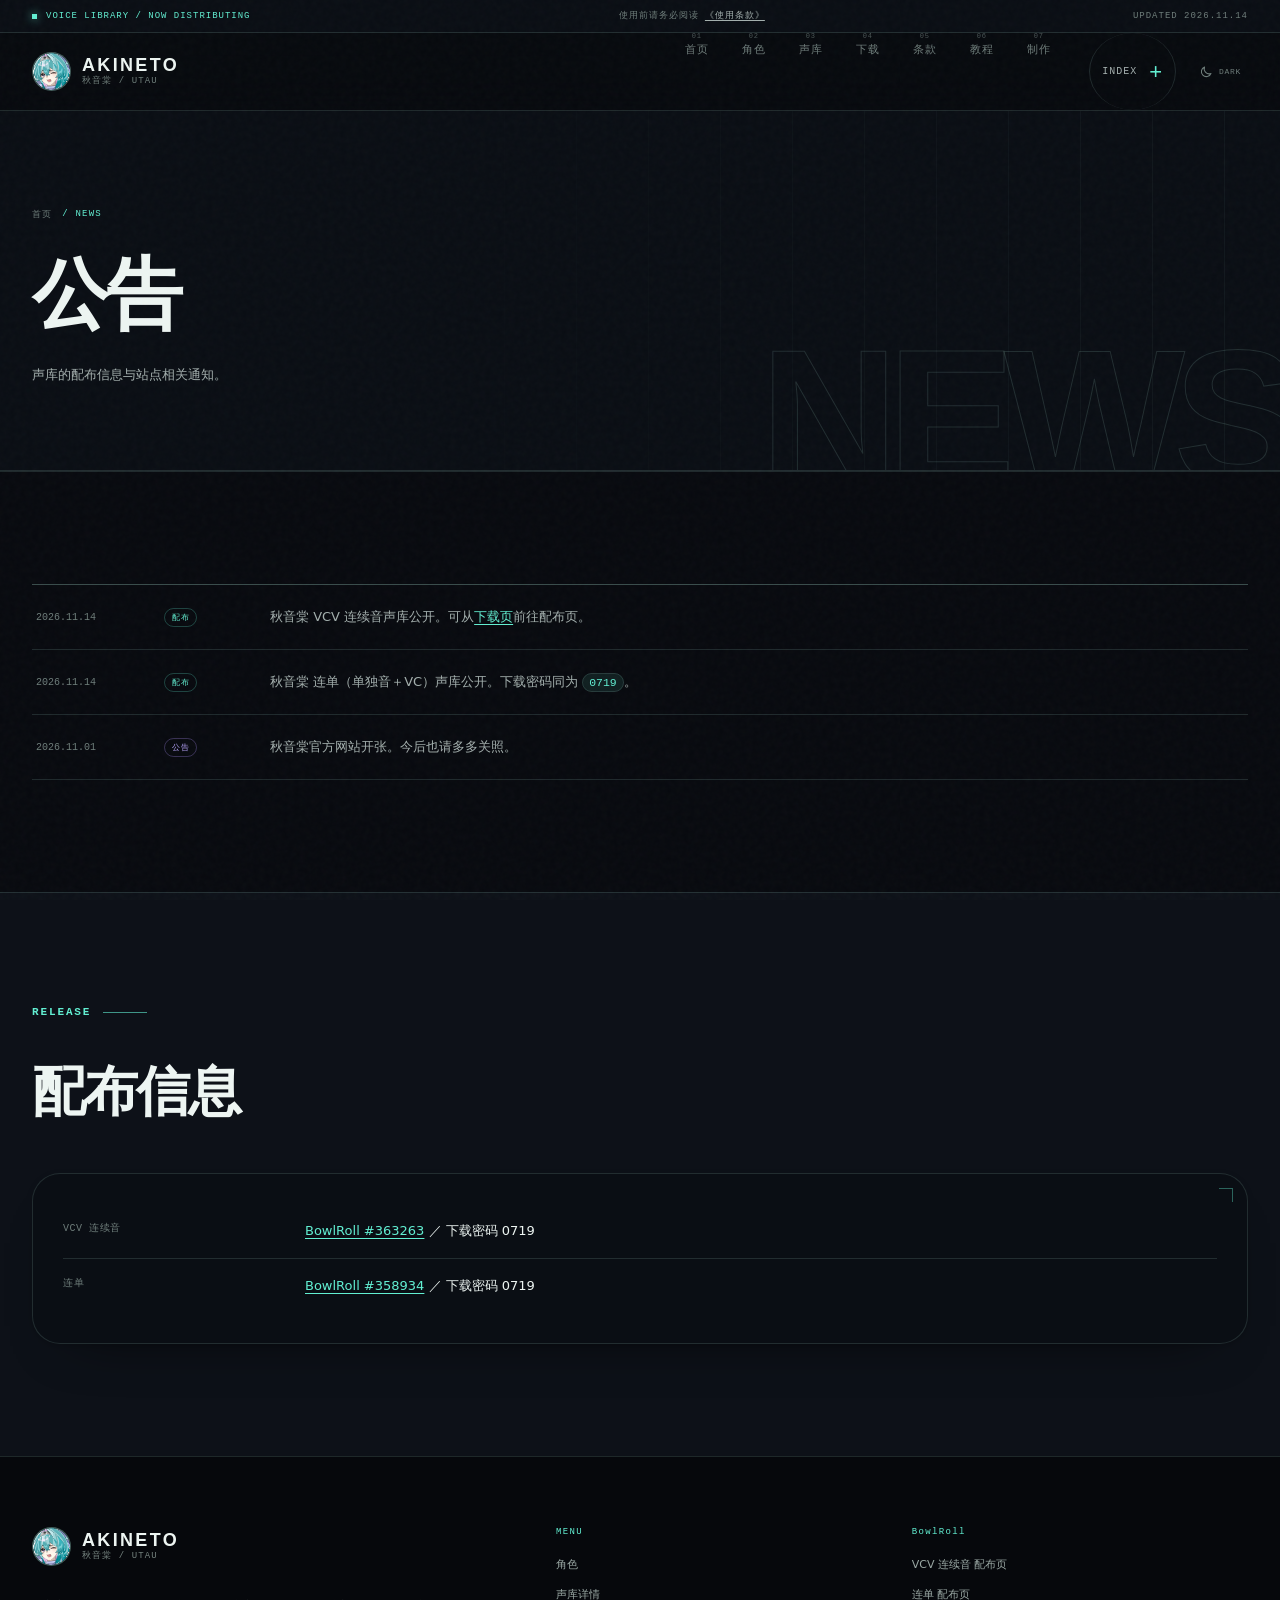
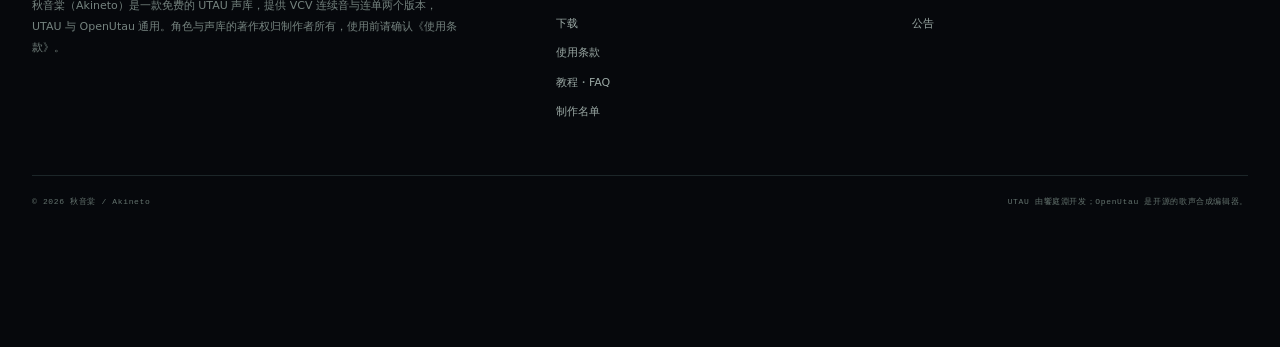
<file: news.html>
<!DOCTYPE html>
<html lang="zh-CN" class="no-js" data-theme="dark">
<head>
<meta charset="utf-8">
<meta name="viewport" content="width=device-width, initial-scale=1">
<title>公告｜秋音棠 Akineto</title>
<meta name="description" content="秋音棠声库的更新记录与公告：VCV 连续音、连单声库的配布信息。">
<meta name="theme-color" content="#080a0f">
<meta property="og:type" content="article">
<meta property="og:locale" content="zh_CN">
<meta property="og:title" content="公告｜秋音棠">
<meta property="og:image" content="assets/art/akineto-icon.jpg">
<link rel="icon" href="favicon.ico" sizes="any">
<link rel="apple-touch-icon" href="assets/icon/apple-touch-icon.png">
<link rel="stylesheet" href="assets/css/style.css">
<script>try{var t=localStorage.getItem('uta-theme');if(t)document.documentElement.setAttribute('data-theme',t)}catch(e){}</script>
</head>
<body data-page="news">
<a class="skip-link" href="#main">跳到正文</a>

<div class="notice-bar">
  <div class="wrap">
    <span class="notice-bar__signal"><i aria-hidden="true"></i> VOICE LIBRARY / NOW DISTRIBUTING</span>
    <span class="notice-bar__terms">使用前请务必阅读 <a href="terms.html">《使用条款》</a></span>
    <span class="notice-bar__update">UPDATED 2026.11.14</span>
  </div>
</div>

<header class="site-header">
  <div class="wrap header-inner">
    <a class="brand" href="index.html" aria-label="秋音棠 声库配布站 首页">
      <span class="brand__mark" aria-hidden="true">
        <img src="assets/art/akineto-mark.png" alt="" width="128" height="128">
      </span>
      <span class="brand__text">
        <span class="brand__name">AKINETO</span>
        <span class="brand__sub">秋音棠 / UTAU</span>
      </span>
    </a>
    <button class="nav-toggle" type="button" aria-expanded="false" aria-controls="site-menu" aria-label="打开菜单">
      <span></span><span></span><span></span>
    </button>
    <nav class="nav" id="site-nav" aria-label="主菜单">
      <ul class="nav__list">
        <li><a class="nav__link" data-page="home" href="index.html">首页</a></li>
        <li><a class="nav__link" data-page="character" href="character.html">角色</a></li>
        <li><a class="nav__link" data-page="voicebank" href="voicebank.html">声库</a></li>
        <li><a class="nav__link" data-page="download" href="download.html">下载</a></li>
        <li><a class="nav__link" data-page="terms" href="terms.html">条款</a></li>
        <li><a class="nav__link" data-page="guide" href="guide.html">教程</a></li>
        <li><a class="nav__link" data-page="credits" href="credits.html">制作</a></li>
      </ul>
    </nav>
    <button class="theme-toggle" type="button" aria-pressed="true" aria-label="切换至浅色主题">
      <svg class="icon-moon" viewBox="0 0 24 24" fill="none" stroke="currentColor" stroke-width="1.8" stroke-linecap="round" stroke-linejoin="round" aria-hidden="true"><path d="M20.5 14.5A8.5 8.5 0 0 1 9.5 3.5a8.5 8.5 0 1 0 11 11Z"/></svg>
      <svg class="icon-sun" viewBox="0 0 24 24" fill="none" stroke="currentColor" stroke-width="1.8" stroke-linecap="round" aria-hidden="true"><circle cx="12" cy="12" r="4"/><path d="M12 2v2M12 20v2M4.9 4.9l1.4 1.4M17.7 17.7l1.4 1.4M2 12h2M20 12h2M4.9 19.1l1.4-1.4M17.7 6.3l1.4-1.4"/></svg>
    </button>
  </div>
</header>

<main id="main">

  <section class="page-head">
    <div class="wrap">
      <p class="breadcrumb"><a href="index.html">首页</a> / NEWS</p>
      <h1 class="page-title">公告</h1>
      <p class="page-lead">声库的配布信息与站点相关通知。</p>
    </div>
  </section>

  <section class="section">
    <div class="wrap">
      <ul class="news">
        <li class="news__item">
          <time class="news__date" datetime="2026-11-14">2026.11.14</time>
          <span class="news__tag">配布</span>
          <p>秋音棠 VCV 连续音声库公开。可从<a href="download.html">下载页</a>前往配布页。</p>
        </li>
        <li class="news__item">
          <time class="news__date" datetime="2026-11-14">2026.11.14</time>
          <span class="news__tag">配布</span>
          <p>秋音棠 连单（单独音＋VC）声库公开。下载密码同为 <code>0719</code>。</p>
        </li>
        <li class="news__item">
          <time class="news__date" datetime="2026-11-01">2026.11.01</time>
          <span class="news__tag news__tag--pink">公告</span>
          <p>秋音棠官方网站开张。今后也请多多关照。</p>
        </li>
      </ul>
    </div>
  </section>

  <section class="section section--tint">
    <div class="wrap">
      <div class="section-head">
        <p class="eyebrow">RELEASE</p>
        <h2 class="section-title">配布信息</h2>
      </div>
      <div class="card card--pad">
        <dl class="specs">
          <div class="specs__row"><dt>VCV 连续音</dt><dd><a href="https://bowlroll.net/file/363263" target="_blank" rel="noopener noreferrer">BowlRoll #363263</a> ／ 下载密码 0719</dd></div>
          <div class="specs__row"><dt>连单</dt><dd><a href="https://bowlroll.net/file/358934" target="_blank" rel="noopener noreferrer">BowlRoll #358934</a> ／ 下载密码 0719</dd></div>
        </dl>
      </div>
    </div>
  </section>

</main>

<footer class="site-footer">
  <div class="wrap footer-grid">
    <div class="footer-brand">
      <a class="brand" href="index.html">
        <span class="brand__mark" aria-hidden="true">
          <img src="assets/art/akineto-mark.png" alt="" width="128" height="128">
        </span>
        <span class="brand__text">
          <span class="brand__name">AKINETO</span>
          <span class="brand__sub">秋音棠 / UTAU</span>
        </span>
      </a>
      <p>秋音棠（Akineto）是一款免费的 UTAU 声库，提供 VCV 连续音与连单两个版本，UTAU 与 OpenUtau 通用。角色与声库的著作权归制作者所有，使用前请确认《使用条款》。</p>
    </div>
    <nav aria-label="页脚菜单">
      <h2 class="footer-title">MENU</h2>
      <div class="footer-links">
        <a href="character.html">角色</a>
        <a href="voicebank.html">声库详情</a>
        <a href="download.html">下载</a>
        <a href="terms.html">使用条款</a>
        <a href="guide.html">教程・FAQ</a>
        <a href="credits.html">制作名单</a>
      </div>
    </nav>
    <div>
      <h2 class="footer-title">BowlRoll</h2>
      <div class="footer-links">
        <a href="https://bowlroll.net/file/363263" target="_blank" rel="noopener noreferrer">VCV 连续音 配布页</a>
        <a href="https://bowlroll.net/file/358934" target="_blank" rel="noopener noreferrer">连单 配布页</a>
        <a href="news.html">公告</a>
      </div>
    </div>
  </div>
  <div class="wrap footer-bottom">
    <p>© <span data-year>2026</span> 秋音棠 / Akineto</p>
    <p>UTAU 由饗庭淵开发；OpenUtau 是开源的歌声合成编辑器。</p>
  </div>
</footer>

<script src="assets/js/main.js" defer></script>
</body>
</html>
</file>
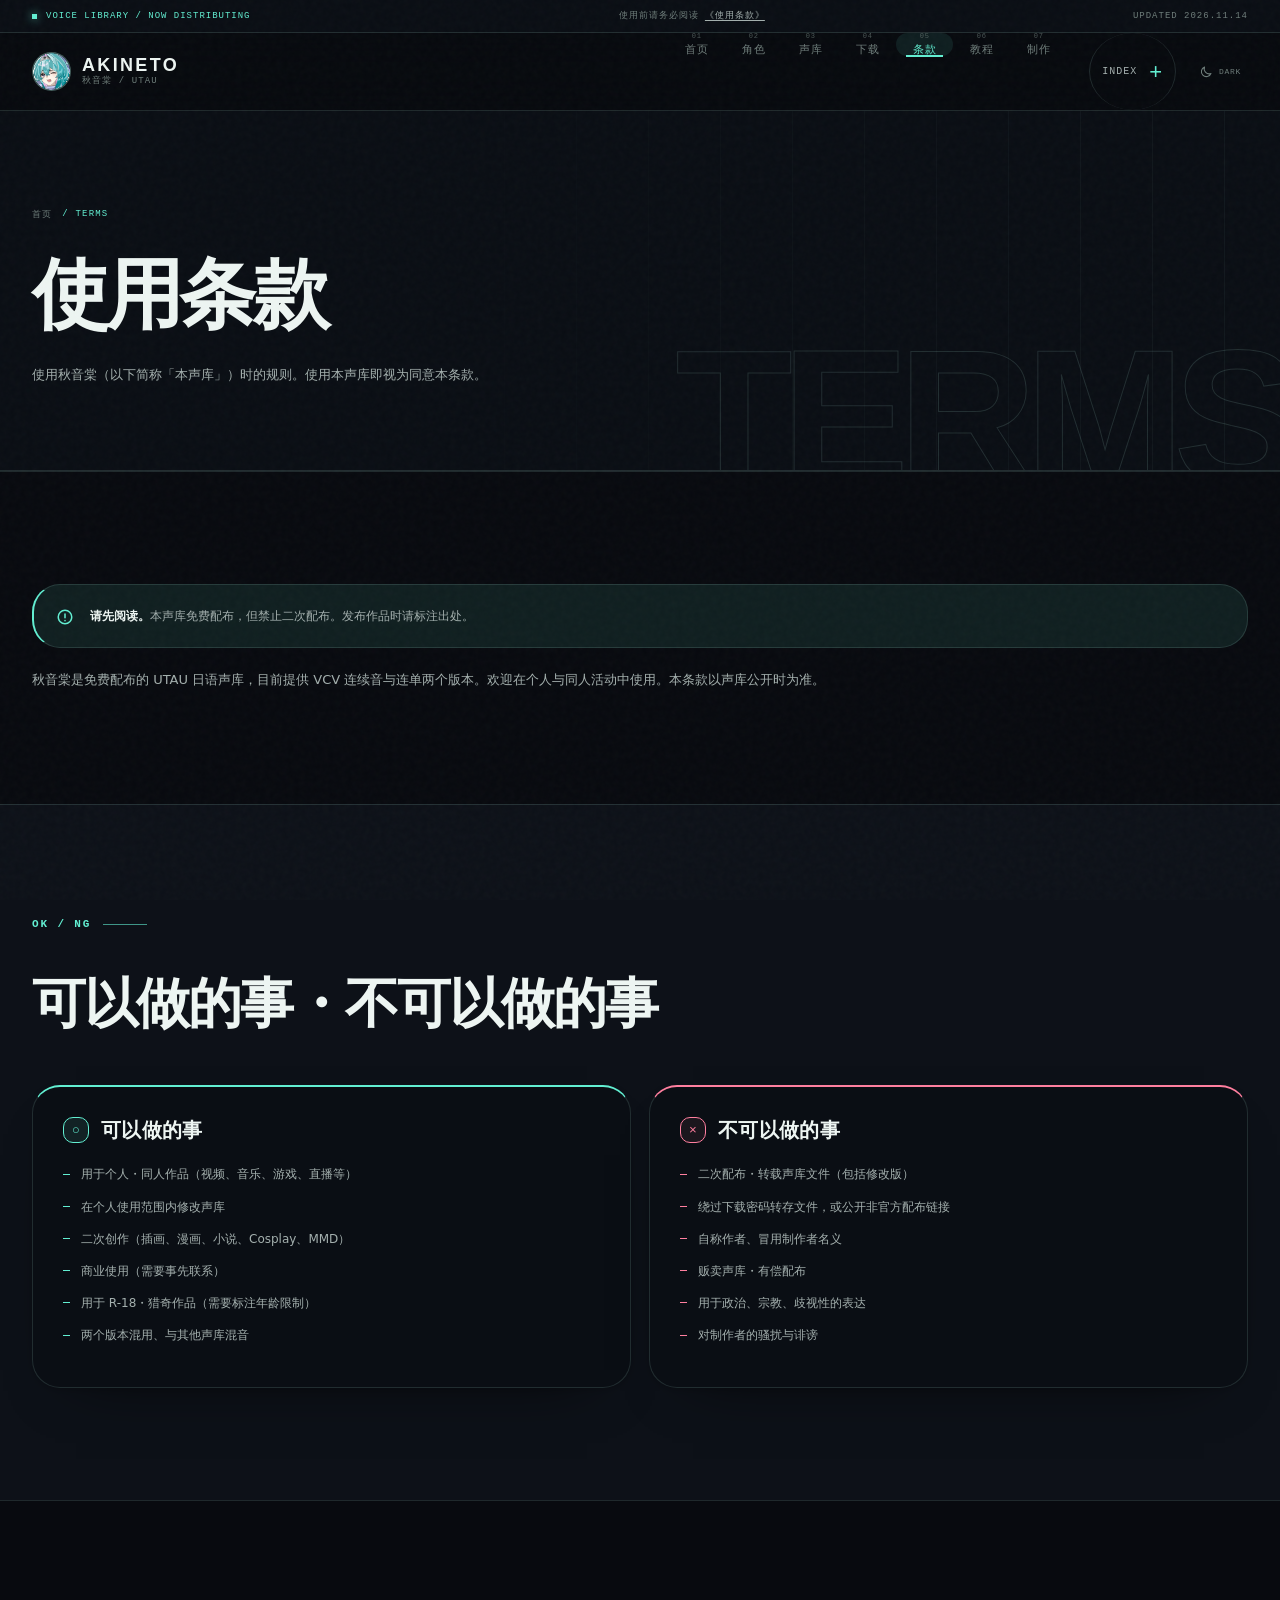
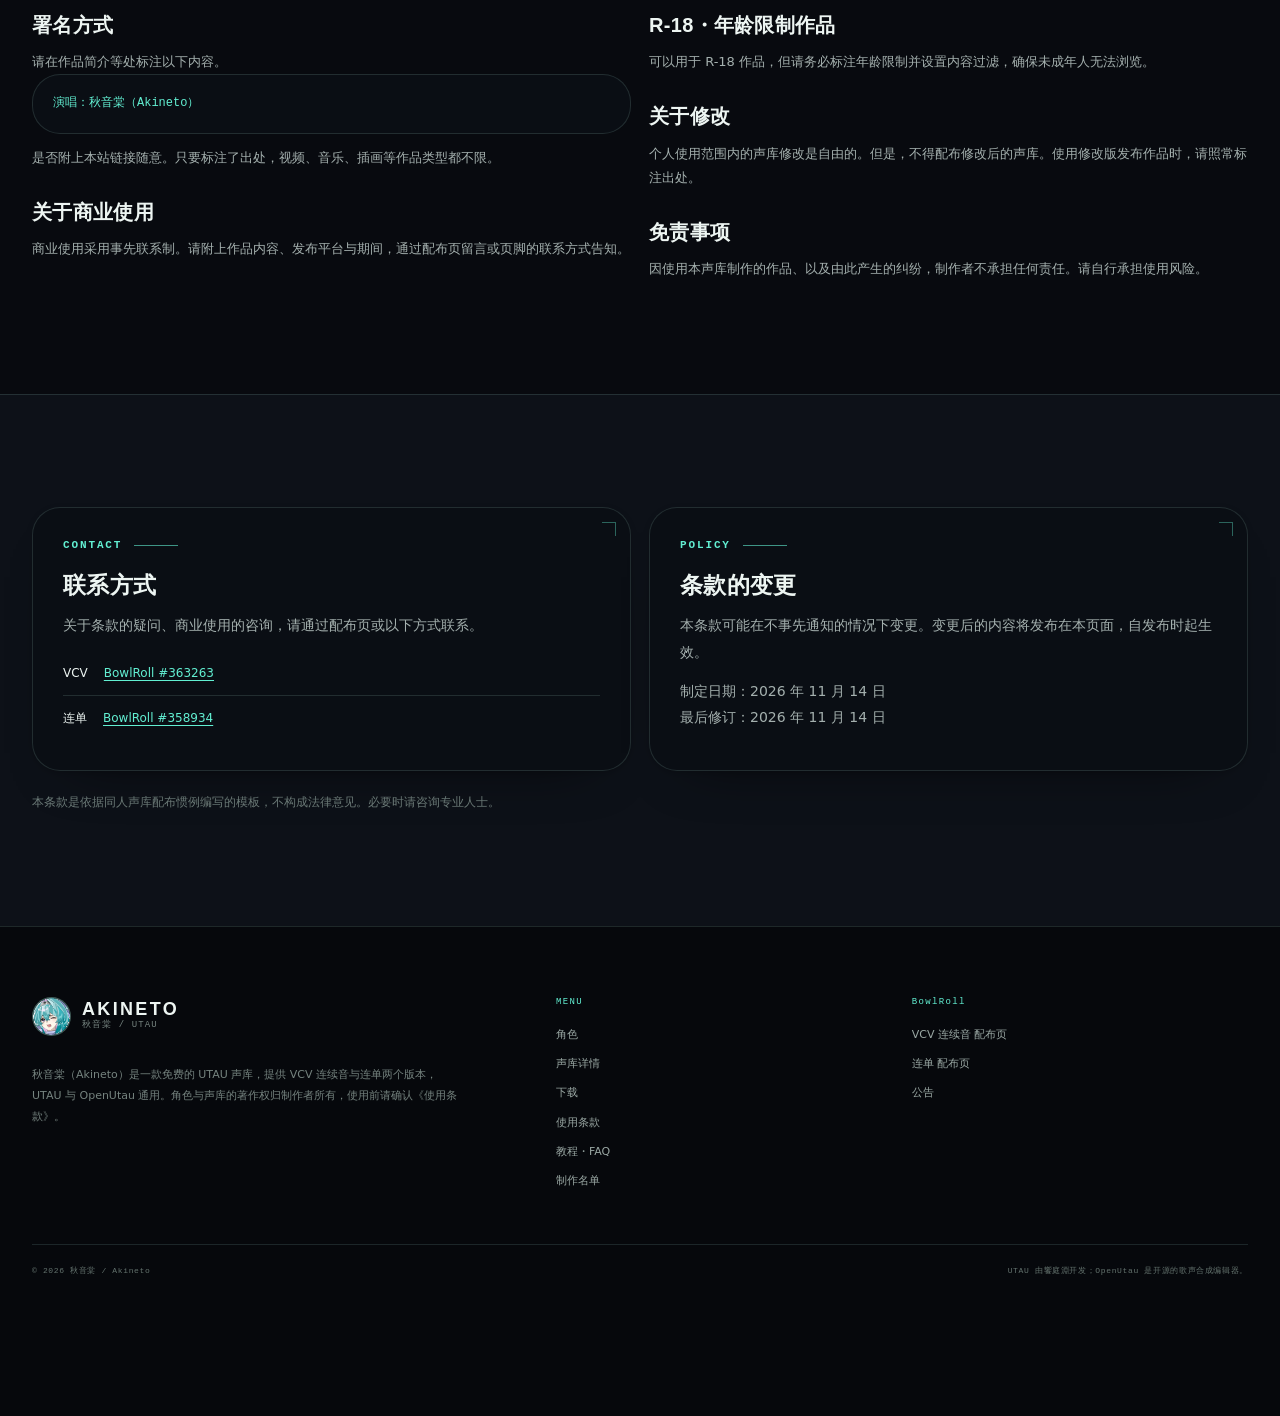
<file: terms.html>
<!DOCTYPE html>
<html lang="zh-CN" class="no-js" data-theme="dark">
<head>
<meta charset="utf-8">
<meta name="viewport" content="width=device-width, initial-scale=1">
<title>使用条款｜秋音棠 Akineto</title>
<meta name="description" content="秋音棠的使用条款：可以做的事与不可以做的事、署名方式、商业使用、R-18 作品的处理。">
<meta name="theme-color" content="#080a0f">
<meta property="og:type" content="article">
<meta property="og:locale" content="zh_CN">
<meta property="og:title" content="使用条款｜秋音棠">
<meta property="og:image" content="assets/art/akineto-icon.jpg">
<link rel="icon" href="favicon.ico" sizes="any">
<link rel="apple-touch-icon" href="assets/icon/apple-touch-icon.png">
<link rel="stylesheet" href="assets/css/style.css">
<script>try{var t=localStorage.getItem('uta-theme');if(t)document.documentElement.setAttribute('data-theme',t)}catch(e){}</script>
</head>
<body data-page="terms">
<a class="skip-link" href="#main">跳到正文</a>

<div class="notice-bar">
  <div class="wrap">
    <span class="notice-bar__signal"><i aria-hidden="true"></i> VOICE LIBRARY / NOW DISTRIBUTING</span>
    <span class="notice-bar__terms">使用前请务必阅读 <a href="terms.html">《使用条款》</a></span>
    <span class="notice-bar__update">UPDATED 2026.11.14</span>
  </div>
</div>

<header class="site-header">
  <div class="wrap header-inner">
    <a class="brand" href="index.html" aria-label="秋音棠 声库配布站 首页">
      <span class="brand__mark" aria-hidden="true">
        <img src="assets/art/akineto-mark.png" alt="" width="128" height="128">
      </span>
      <span class="brand__text">
        <span class="brand__name">AKINETO</span>
        <span class="brand__sub">秋音棠 / UTAU</span>
      </span>
    </a>
    <button class="nav-toggle" type="button" aria-expanded="false" aria-controls="site-menu" aria-label="打开菜单">
      <span></span><span></span><span></span>
    </button>
    <nav class="nav" id="site-nav" aria-label="主菜单">
      <ul class="nav__list">
        <li><a class="nav__link" data-page="home" href="index.html">首页</a></li>
        <li><a class="nav__link" data-page="character" href="character.html">角色</a></li>
        <li><a class="nav__link" data-page="voicebank" href="voicebank.html">声库</a></li>
        <li><a class="nav__link" data-page="download" href="download.html">下载</a></li>
        <li><a class="nav__link" data-page="terms" href="terms.html">条款</a></li>
        <li><a class="nav__link" data-page="guide" href="guide.html">教程</a></li>
        <li><a class="nav__link" data-page="credits" href="credits.html">制作</a></li>
      </ul>
    </nav>
    <button class="theme-toggle" type="button" aria-pressed="true" aria-label="切换至浅色主题">
      <svg class="icon-moon" viewBox="0 0 24 24" fill="none" stroke="currentColor" stroke-width="1.8" stroke-linecap="round" stroke-linejoin="round" aria-hidden="true"><path d="M20.5 14.5A8.5 8.5 0 0 1 9.5 3.5a8.5 8.5 0 1 0 11 11Z"/></svg>
      <svg class="icon-sun" viewBox="0 0 24 24" fill="none" stroke="currentColor" stroke-width="1.8" stroke-linecap="round" aria-hidden="true"><circle cx="12" cy="12" r="4"/><path d="M12 2v2M12 20v2M4.9 4.9l1.4 1.4M17.7 17.7l1.4 1.4M2 12h2M20 12h2M4.9 19.1l1.4-1.4M17.7 6.3l1.4-1.4"/></svg>
    </button>
  </div>
</header>

<main id="main">

  <section class="page-head">
    <div class="wrap">
      <p class="breadcrumb"><a href="index.html">首页</a> / TERMS</p>
      <h1 class="page-title">使用条款</h1>
      <p class="page-lead">使用秋音棠（以下简称「本声库」）时的规则。使用本声库即视为同意本条款。</p>
    </div>
  </section>

  <section class="section">
    <div class="wrap">
      <div class="callout">
        <svg viewBox="0 0 24 24" fill="none" stroke="currentColor" stroke-width="2" stroke-linecap="round" aria-hidden="true"><circle cx="12" cy="12" r="9"/><path d="M12 8v5M12 16.5v.5"/></svg>
        <p><strong>请先阅读。</strong>本声库免费配布，但禁止二次配布。发布作品时请标注出处。</p>
      </div>

      <div class="prose mt-20">
        <p>秋音棠是免费配布的 UTAU 日语声库，目前提供 VCV 连续音与连单两个版本。欢迎在个人与同人活动中使用。本条款以声库公开时为准。</p>
      </div>
    </div>
  </section>

  <section class="section section--tint">
    <div class="wrap">
      <div class="section-head">
        <p class="eyebrow">OK / NG</p>
        <h2 class="section-title">可以做的事・不可以做的事</h2>
      </div>
      <div class="rule-grid">
        <div class="rule rule--ok reveal">
          <h3><span class="rule__mark">○</span>可以做的事</h3>
          <ul>
            <li>用于个人・同人作品（视频、音乐、游戏、直播等）</li>
            <li>在个人使用范围内修改声库</li>
            <li>二次创作（插画、漫画、小说、Cosplay、MMD）</li>
            <li>商业使用（需要事先联系）</li>
            <li>用于 R-18・猎奇作品（需要标注年龄限制）</li>
            <li>两个版本混用、与其他声库混音</li>
          </ul>
        </div>
        <div class="rule rule--ng reveal">
          <h3><span class="rule__mark">×</span>不可以做的事</h3>
          <ul>
            <li>二次配布・转载声库文件（包括修改版）</li>
            <li>绕过下载密码转存文件，或公开非官方配布链接</li>
            <li>自称作者、冒用制作者名义</li>
            <li>贩卖声库・有偿配布</li>
            <li>用于政治、宗教、歧视性的表达</li>
            <li>对制作者的骚扰与诽谤</li>
          </ul>
        </div>
      </div>
    </div>
  </section>

  <section class="section">
    <div class="wrap">
      <div class="grid grid--2">
        <div class="prose">
          <h3>署名方式</h3>
          <p>请在作品简介等处标注以下内容。</p>
          <pre class="codeblock mt-12">演唱：秋音棠（Akineto）</pre>
          <p class="mt-12">是否附上本站链接随意。只要标注了出处，视频、音乐、插画等作品类型都不限。</p>

          <h3>关于商业使用</h3>
          <p>商业使用采用事先联系制。请附上作品内容、发布平台与期间，通过配布页留言或页脚的联系方式告知。</p>
        </div>
        <div class="prose">
          <h3>R-18・年龄限制作品</h3>
          <p>可以用于 R-18 作品，但请务必标注年龄限制并设置内容过滤，确保未成年人无法浏览。</p>

          <h3>关于修改</h3>
          <p>个人使用范围内的声库修改是自由的。但是，不得配布修改后的声库。使用修改版发布作品时，请照常标注出处。</p>

          <h3>免责事项</h3>
          <p>因使用本声库制作的作品、以及由此产生的纠纷，制作者不承担任何责任。请自行承担使用风险。</p>
        </div>
      </div>
    </div>
  </section>

  <section class="section section--tint">
    <div class="wrap">
      <div class="grid grid--2">
        <div class="card card--pad">
          <p class="eyebrow">CONTACT</p>
          <h2 class="feature-title">联系方式</h2>
          <p class="section-lead mt-12">关于条款的疑问、商业使用的咨询，请通过配布页或以下方式联系。</p>
          <ul class="info-list mt-12">
            <li><strong>VCV</strong><span><a href="https://bowlroll.net/file/363263" target="_blank" rel="noopener noreferrer">BowlRoll #363263</a></span></li>
            <li><strong>连单</strong><span><a href="https://bowlroll.net/file/358934" target="_blank" rel="noopener noreferrer">BowlRoll #358934</a></span></li>
          </ul>
        </div>
        <div class="card card--pad">
          <p class="eyebrow">POLICY</p>
          <h2 class="feature-title">条款的变更</h2>
          <p class="section-lead mt-12">本条款可能在不事先通知的情况下变更。变更后的内容将发布在本页面，自发布时起生效。</p>
          <p class="section-lead mt-12">制定日期：2026 年 11 月 14 日<br>最后修订：2026 年 11 月 14 日</p>
        </div>
      </div>
      <p class="note">本条款是依据同人声库配布惯例编写的模板，不构成法律意见。必要时请咨询专业人士。</p>
    </div>
  </section>

</main>

<footer class="site-footer">
  <div class="wrap footer-grid">
    <div class="footer-brand">
      <a class="brand" href="index.html">
        <span class="brand__mark" aria-hidden="true">
          <img src="assets/art/akineto-mark.png" alt="" width="128" height="128">
        </span>
        <span class="brand__text">
          <span class="brand__name">AKINETO</span>
          <span class="brand__sub">秋音棠 / UTAU</span>
        </span>
      </a>
      <p>秋音棠（Akineto）是一款免费的 UTAU 声库，提供 VCV 连续音与连单两个版本，UTAU 与 OpenUtau 通用。角色与声库的著作权归制作者所有，使用前请确认《使用条款》。</p>
    </div>
    <nav aria-label="页脚菜单">
      <h2 class="footer-title">MENU</h2>
      <div class="footer-links">
        <a href="character.html">角色</a>
        <a href="voicebank.html">声库详情</a>
        <a href="download.html">下载</a>
        <a href="terms.html">使用条款</a>
        <a href="guide.html">教程・FAQ</a>
        <a href="credits.html">制作名单</a>
      </div>
    </nav>
    <div>
      <h2 class="footer-title">BowlRoll</h2>
      <div class="footer-links">
        <a href="https://bowlroll.net/file/363263" target="_blank" rel="noopener noreferrer">VCV 连续音 配布页</a>
        <a href="https://bowlroll.net/file/358934" target="_blank" rel="noopener noreferrer">连单 配布页</a>
        <a href="news.html">公告</a>
      </div>
    </div>
  </div>
  <div class="wrap footer-bottom">
    <p>© <span data-year>2026</span> 秋音棠 / Akineto</p>
    <p>UTAU 由饗庭淵开发；OpenUtau 是开源的歌声合成编辑器。</p>
  </div>
</footer>

<script src="assets/js/main.js" defer></script>
</body>
</html>
</file>
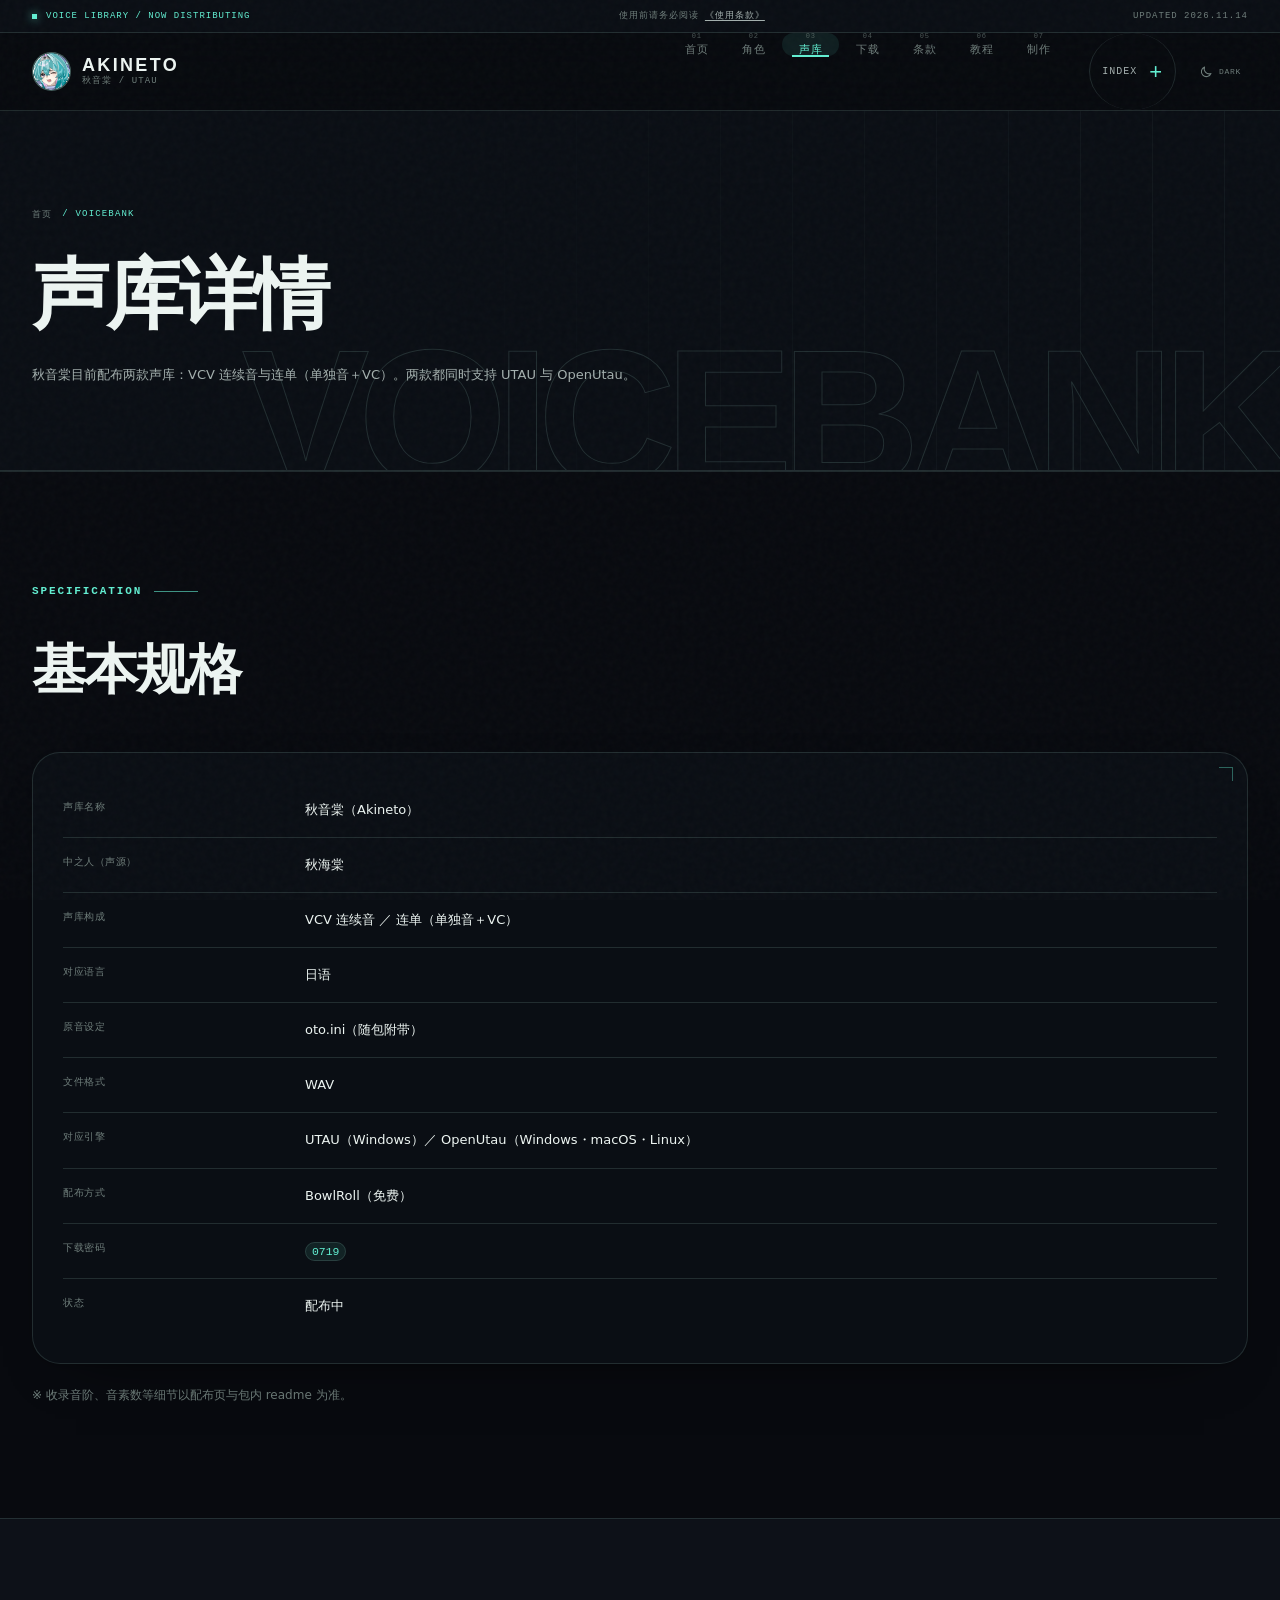
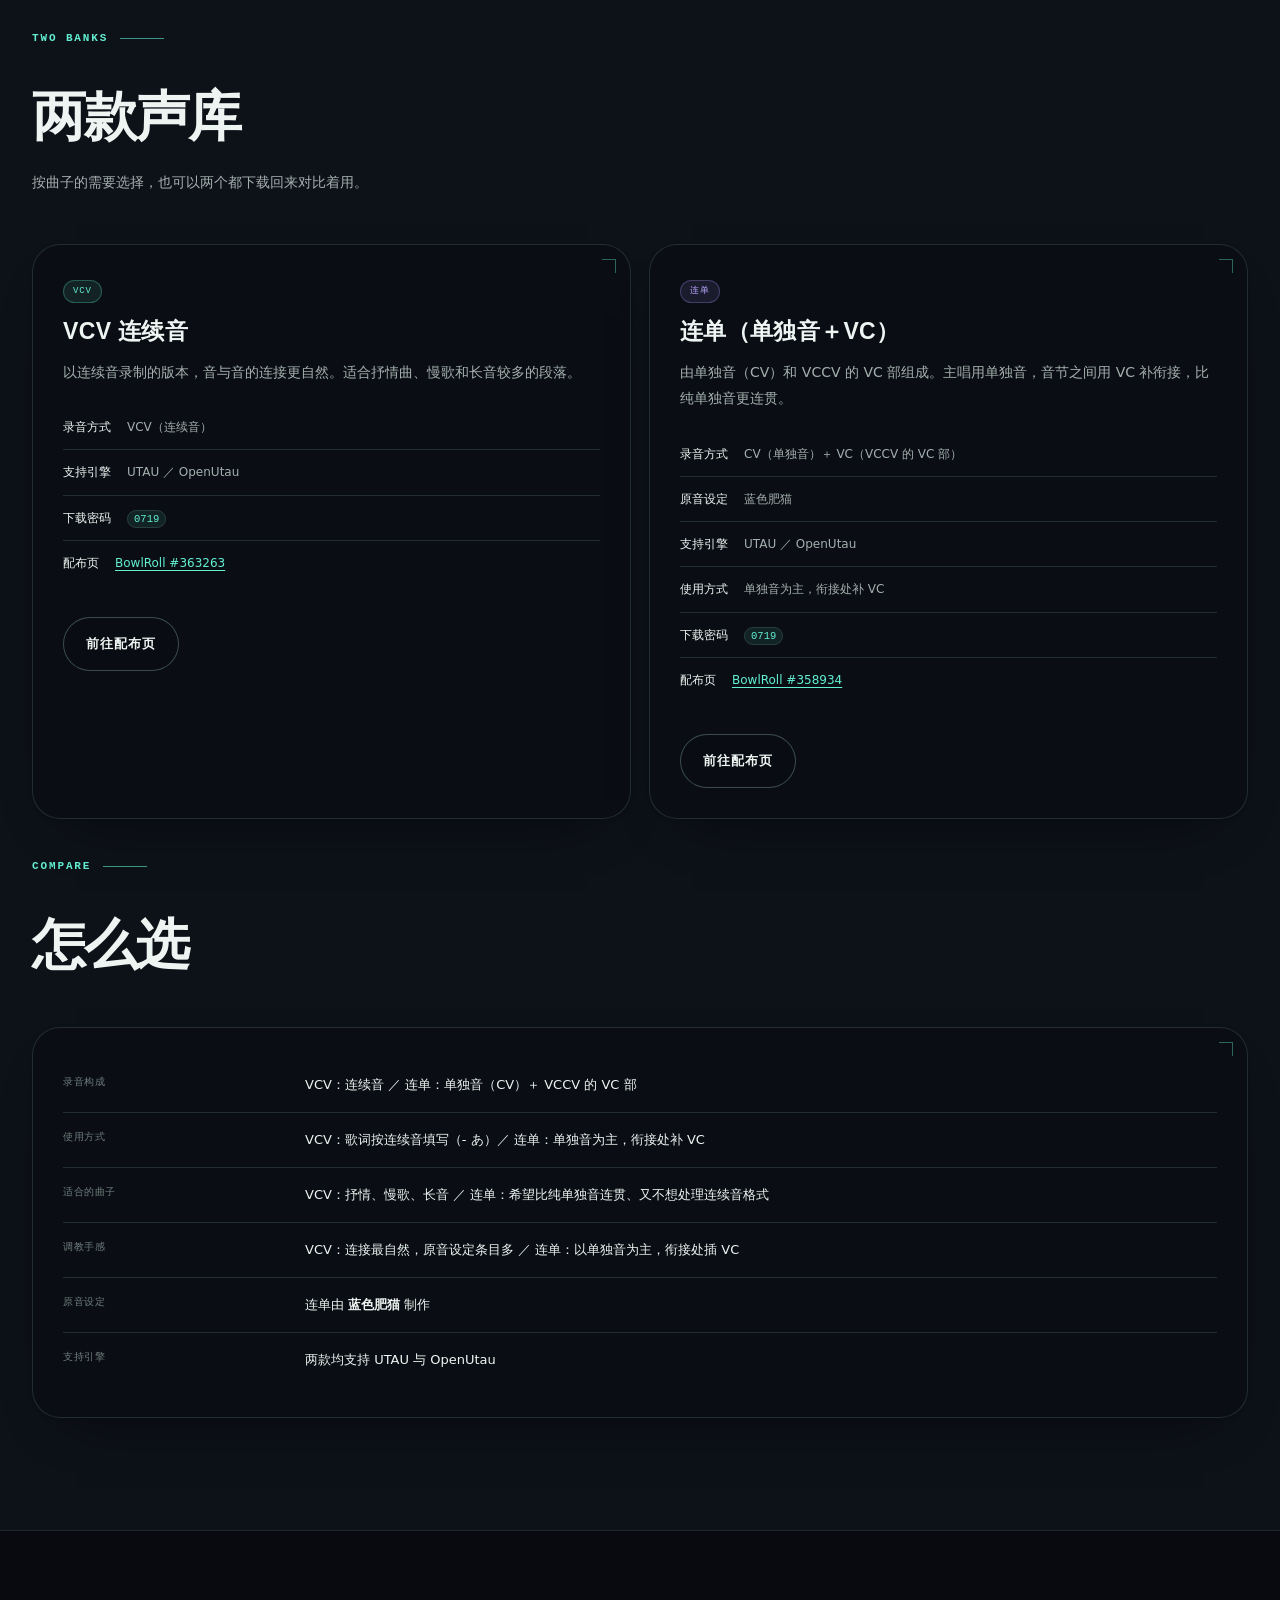
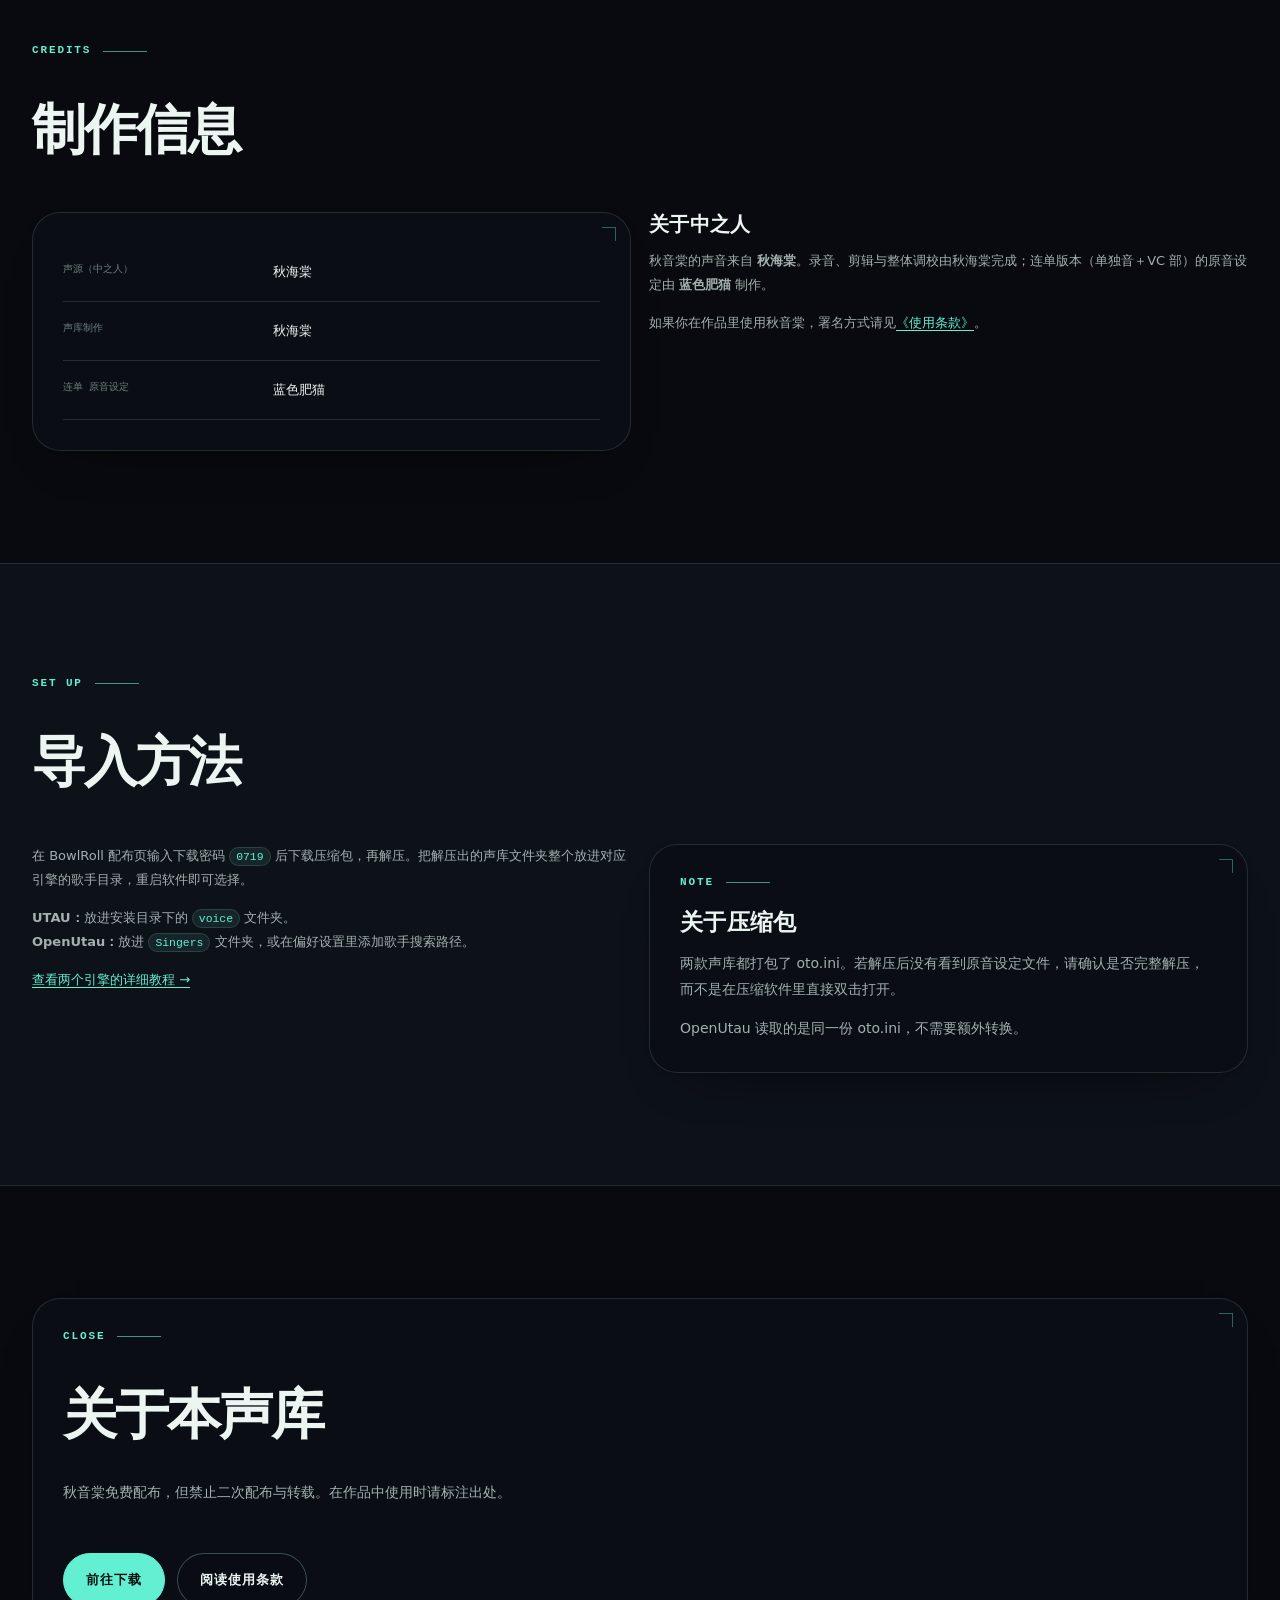
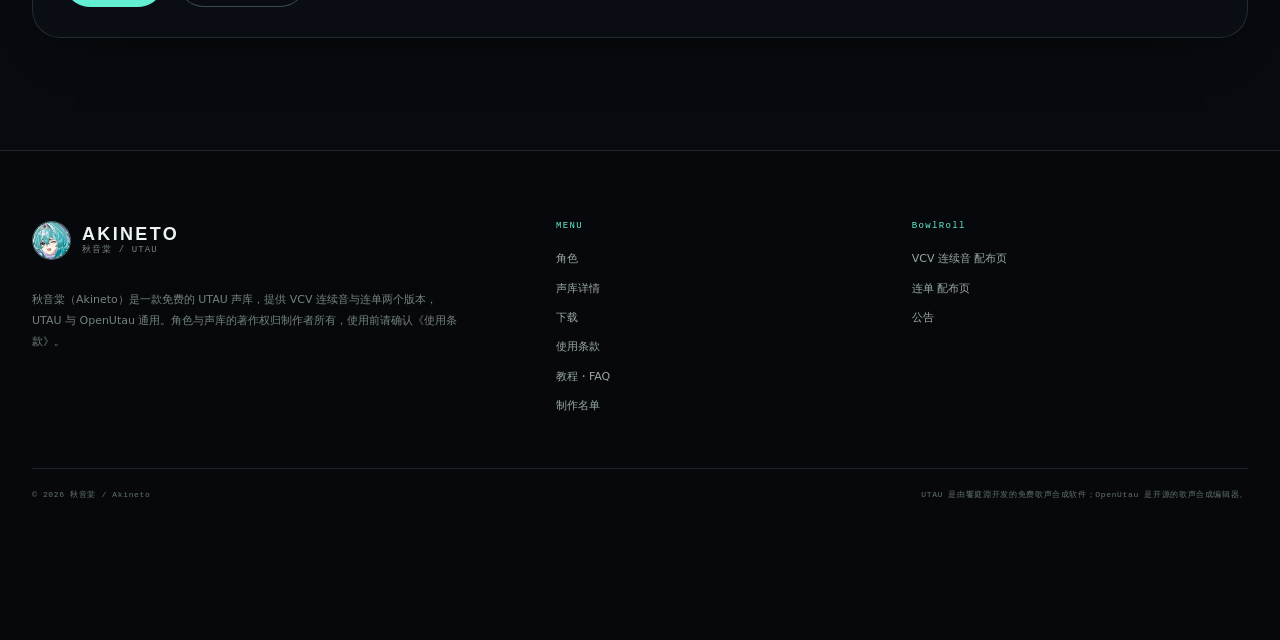
<file: voicebank.html>
<!DOCTYPE html>
<html lang="zh-CN" class="no-js" data-theme="dark">
<head>
<meta charset="utf-8">
<meta name="viewport" content="width=device-width, initial-scale=1">
<title>声库详情｜秋音棠 Akineto</title>
<meta name="description" content="秋音棠的声库规格：VCV 连续音与连单（单独音＋VC）两款声库，UTAU 与 OpenUtau 通用，附原音设定，BowlRoll 免费配布，下载密码 0719。">
<meta name="theme-color" content="#080a0f">
<meta property="og:type" content="article">
<meta property="og:locale" content="zh_CN">
<meta property="og:title" content="声库详情｜秋音棠">
<meta property="og:description" content="VCV 连续音 与 连单 两款声库，UTAU / OpenUtau 通用，附原音设定。">
<meta property="og:image" content="assets/art/akineto-icon.jpg">
<link rel="icon" href="favicon.ico" sizes="any">
<link rel="apple-touch-icon" href="assets/icon/apple-touch-icon.png">
<link rel="stylesheet" href="assets/css/style.css">
<script>try{var t=localStorage.getItem('uta-theme');if(t)document.documentElement.setAttribute('data-theme',t)}catch(e){}</script>
</head>
<body data-page="voicebank">
<a class="skip-link" href="#main">跳到正文</a>

<div class="notice-bar">
  <div class="wrap">
    <span class="notice-bar__signal"><i aria-hidden="true"></i> VOICE LIBRARY / NOW DISTRIBUTING</span>
    <span class="notice-bar__terms">使用前请务必阅读 <a href="terms.html">《使用条款》</a></span>
    <span class="notice-bar__update">UPDATED 2026.11.14</span>
  </div>
</div>

<header class="site-header">
  <div class="wrap header-inner">
    <a class="brand" href="index.html" aria-label="秋音棠 声库配布站 首页">
      <span class="brand__mark" aria-hidden="true">
        <img src="assets/art/akineto-mark.png" alt="" width="128" height="128">
      </span>
      <span class="brand__text">
        <span class="brand__name">AKINETO</span>
        <span class="brand__sub">秋音棠 / UTAU</span>
      </span>
    </a>
    <button class="nav-toggle" type="button" aria-expanded="false" aria-controls="site-menu" aria-label="打开菜单">
      <span></span><span></span><span></span>
    </button>
    <nav class="nav" id="site-nav" aria-label="主菜单">
      <ul class="nav__list">
        <li><a class="nav__link" data-page="home" href="index.html">首页</a></li>
        <li><a class="nav__link" data-page="character" href="character.html">角色</a></li>
        <li><a class="nav__link" data-page="voicebank" href="voicebank.html">声库</a></li>
        <li><a class="nav__link" data-page="download" href="download.html">下载</a></li>
        <li><a class="nav__link" data-page="terms" href="terms.html">条款</a></li>
        <li><a class="nav__link" data-page="guide" href="guide.html">教程</a></li>
        <li><a class="nav__link" data-page="credits" href="credits.html">制作</a></li>
      </ul>
    </nav>
    <button class="theme-toggle" type="button" aria-pressed="true" aria-label="切换至浅色主题">
      <svg class="icon-moon" viewBox="0 0 24 24" fill="none" stroke="currentColor" stroke-width="1.8" stroke-linecap="round" stroke-linejoin="round" aria-hidden="true"><path d="M20.5 14.5A8.5 8.5 0 0 1 9.5 3.5a8.5 8.5 0 1 0 11 11Z"/></svg>
      <svg class="icon-sun" viewBox="0 0 24 24" fill="none" stroke="currentColor" stroke-width="1.8" stroke-linecap="round" aria-hidden="true"><circle cx="12" cy="12" r="4"/><path d="M12 2v2M12 20v2M4.9 4.9l1.4 1.4M17.7 17.7l1.4 1.4M2 12h2M20 12h2M4.9 19.1l1.4-1.4M17.7 6.3l1.4-1.4"/></svg>
    </button>
  </div>
</header>

<main id="main">

  <section class="page-head">
    <div class="wrap">
      <p class="breadcrumb"><a href="index.html">首页</a> / VOICEBANK</p>
      <h1 class="page-title">声库详情</h1>
      <p class="page-lead">秋音棠目前配布两款声库：VCV 连续音与连单（单独音＋VC）。两款都同时支持 UTAU 与 OpenUtau。</p>
    </div>
  </section>

  <section class="section">
    <div class="wrap">
      <div class="section-head">
        <p class="eyebrow">SPECIFICATION</p>
        <h2 class="section-title">基本规格</h2>
      </div>
      <div class="card card--pad">
        <dl class="specs">
          <div class="specs__row"><dt>声库名称</dt><dd>秋音棠（Akineto）</dd></div>
          <div class="specs__row"><dt>中之人（声源）</dt><dd>秋海棠</dd></div>
          <div class="specs__row"><dt>声库构成</dt><dd>VCV 连续音 ／ 连单（单独音＋VC）</dd></div>
          <div class="specs__row"><dt>对应语言</dt><dd>日语</dd></div>
          <div class="specs__row"><dt>原音设定</dt><dd>oto.ini（随包附带）</dd></div>
          <div class="specs__row"><dt>文件格式</dt><dd>WAV</dd></div>
          <div class="specs__row"><dt>对应引擎</dt><dd>UTAU（Windows）／ OpenUtau（Windows・macOS・Linux）</dd></div>
          <div class="specs__row"><dt>配布方式</dt><dd>BowlRoll（免费）</dd></div>
          <div class="specs__row"><dt>下载密码</dt><dd><code>0719</code></dd></div>
          <div class="specs__row"><dt>状态</dt><dd>配布中</dd></div>
        </dl>
      </div>
      <p class="note">※ 收录音阶、音素数等细节以配布页与包内 readme 为准。</p>
    </div>
  </section>

  <section class="section section--tint">
    <div class="wrap">
      <div class="section-head">
        <p class="eyebrow">TWO BANKS</p>
        <h2 class="section-title">两款声库</h2>
        <p class="section-lead">按曲子的需要选择，也可以两个都下载回来对比着用。</p>
      </div>
      <div class="grid grid--2">
        <article class="card card--pad reveal">
          <span class="tag">VCV</span>
          <h3 class="feature-title">VCV 连续音</h3>
          <p class="section-lead">以连续音录制的版本，音与音的连接更自然。适合抒情曲、慢歌和长音较多的段落。</p>
          <ul class="info-list mt-20">
            <li><strong>录音方式</strong><span>VCV（连续音）</span></li>
            <li><strong>支持引擎</strong><span>UTAU ／ OpenUtau</span></li>
            <li><strong>下载密码</strong><span><code>0719</code></span></li>
            <li><strong>配布页</strong><span><a href="https://bowlroll.net/file/363263" target="_blank" rel="noopener noreferrer">BowlRoll #363263</a></span></li>
          </ul>
          <div class="hero__actions">
            <a class="btn btn--ghost" href="https://bowlroll.net/file/363263" target="_blank" rel="noopener noreferrer">前往配布页</a>
          </div>
        </article>

        <article class="card card--pad reveal">
          <span class="tag tag--pink">连单</span>
          <h3 class="feature-title">连单（单独音＋VC）</h3>
          <p class="section-lead">由单独音（CV）和 VCCV 的 VC 部组成。主唱用单独音，音节之间用 VC 补衔接，比纯单独音更连贯。</p>
          <ul class="info-list mt-20">
            <li><strong>录音方式</strong><span>CV（单独音）＋ VC（VCCV 的 VC 部）</span></li>
            <li><strong>原音设定</strong><span>蓝色肥猫</span></li>
            <li><strong>支持引擎</strong><span>UTAU ／ OpenUtau</span></li>
            <li><strong>使用方式</strong><span>单独音为主，衔接处补 VC</span></li>
            <li><strong>下载密码</strong><span><code>0719</code></span></li>
            <li><strong>配布页</strong><span><a href="https://bowlroll.net/file/358934" target="_blank" rel="noopener noreferrer">BowlRoll #358934</a></span></li>
          </ul>
          <div class="hero__actions">
            <a class="btn btn--ghost" href="https://bowlroll.net/file/358934" target="_blank" rel="noopener noreferrer">前往配布页</a>
          </div>
        </article>
      </div>

      <div class="section-head mt-40">
        <p class="eyebrow">COMPARE</p>
        <h2 class="section-title">怎么选</h2>
      </div>
      <div class="card card--pad">
        <dl class="specs">
          <div class="specs__row"><dt>录音构成</dt><dd>VCV：连续音 ／ 连单：单独音（CV）＋ VCCV 的 VC 部</dd></div>
          <div class="specs__row"><dt>使用方式</dt><dd>VCV：歌词按连续音填写（- あ）／ 连单：单独音为主，衔接处补 VC</dd></div>
          <div class="specs__row"><dt>适合的曲子</dt><dd>VCV：抒情、慢歌、长音 ／ 连单：希望比纯单独音连贯、又不想处理连续音格式</dd></div>
          <div class="specs__row"><dt>调教手感</dt><dd>VCV：连接最自然，原音设定条目多 ／ 连单：以单独音为主，衔接处插 VC</dd></div>
          <div class="specs__row"><dt>原音设定</dt><dd>连单由 <strong>蓝色肥猫</strong> 制作</dd></div>
          <div class="specs__row"><dt>支持引擎</dt><dd>两款均支持 UTAU 与 OpenUtau</dd></div>
        </dl>
      </div>
    </div>
  </section>

  <section class="section">
    <div class="wrap">
      <div class="section-head">
        <p class="eyebrow">CREDITS</p>
        <h2 class="section-title">制作信息</h2>
      </div>
      <div class="grid grid--2">
        <div class="card card--pad">
          <dl class="staff">
            <div class="staff__row"><dt>声源（中之人）</dt><dd>秋海棠</dd></div>
            <div class="staff__row"><dt>声库制作</dt><dd>秋海棠</dd></div>
            <div class="staff__row"><dt>连单 原音设定</dt><dd>蓝色肥猫</dd></div>
          </dl>
        </div>
        <div class="prose">
          <h3>关于中之人</h3>
          <p>秋音棠的声音来自 <strong>秋海棠</strong>。录音、剪辑与整体调校由秋海棠完成；连单版本（单独音＋VC 部）的原音设定由 <strong>蓝色肥猫</strong> 制作。</p>
          <p>如果你在作品里使用秋音棠，署名方式请见<a href="terms.html">《使用条款》</a>。</p>
        </div>
      </div>
    </div>
  </section>

  <section class="section section--tint">
    <div class="wrap">
      <div class="section-head">
        <p class="eyebrow">SET UP</p>
        <h2 class="section-title">导入方法</h2>
      </div>
      <div class="grid grid--2">
        <div class="prose">
          <p>在 BowlRoll 配布页输入下载密码 <code>0719</code> 后下载压缩包，再解压。把解压出的声库文件夹整个放进对应引擎的歌手目录，重启软件即可选择。</p>
          <p><strong>UTAU：</strong>放进安装目录下的 <code>voice</code> 文件夹。<br>
             <strong>OpenUtau：</strong>放进 <code>Singers</code> 文件夹，或在偏好设置里添加歌手搜索路径。</p>
          <p class="link-more"><a href="guide.html">查看两个引擎的详细教程 →</a></p>
        </div>
        <div class="card card--pad">
          <p class="eyebrow">NOTE</p>
          <h3 class="feature-title">关于压缩包</h3>
          <p class="section-lead">两款声库都打包了 oto.ini。若解压后没有看到原音设定文件，请确认是否完整解压，而不是在压缩软件里直接双击打开。</p>
          <p class="section-lead mt-12">OpenUtau 读取的是同一份 oto.ini，不需要额外转换。</p>
        </div>
      </div>
    </div>
  </section>

  <section class="section">
    <div class="wrap">
      <div class="card card--pad">
        <div class="section-head">
          <p class="eyebrow">CLOSE</p>
          <h2 class="section-title">关于本声库</h2>
          <p class="section-lead">秋音棠免费配布，但禁止二次配布与转载。在作品中使用时请标注出处。</p>
        </div>
        <div class="hero__actions">
          <a class="btn" href="download.html">前往下载</a>
          <a class="btn btn--ghost" href="terms.html">阅读使用条款</a>
        </div>
      </div>
    </div>
  </section>

</main>

<footer class="site-footer">
  <div class="wrap footer-grid">
    <div class="footer-brand">
      <a class="brand" href="index.html">
        <span class="brand__mark" aria-hidden="true">
          <img src="assets/art/akineto-mark.png" alt="" width="128" height="128">
        </span>
        <span class="brand__text">
          <span class="brand__name">AKINETO</span>
          <span class="brand__sub">秋音棠 / UTAU</span>
        </span>
      </a>
      <p>秋音棠（Akineto）是一款免费的 UTAU 声库，提供 VCV 连续音与连单两个版本，UTAU 与 OpenUtau 通用。角色与声库的著作权归制作者所有，使用前请确认《使用条款》。</p>
    </div>
    <nav aria-label="页脚菜单">
      <h2 class="footer-title">MENU</h2>
      <div class="footer-links">
        <a href="character.html">角色</a>
        <a href="voicebank.html">声库详情</a>
        <a href="download.html">下载</a>
        <a href="terms.html">使用条款</a>
        <a href="guide.html">教程・FAQ</a>
        <a href="credits.html">制作名单</a>
      </div>
    </nav>
    <div>
      <h2 class="footer-title">BowlRoll</h2>
      <div class="footer-links">
        <a href="https://bowlroll.net/file/363263" target="_blank" rel="noopener noreferrer">VCV 连续音 配布页</a>
        <a href="https://bowlroll.net/file/358934" target="_blank" rel="noopener noreferrer">连单 配布页</a>
        <a href="news.html">公告</a>
      </div>
    </div>
  </div>
  <div class="wrap footer-bottom">
    <p>© <span data-year>2026</span> 秋音棠 / Akineto</p>
    <p>UTAU 是由饗庭淵开发的免费歌声合成软件；OpenUtau 是开源的歌声合成编辑器。</p>
  </div>
</footer>

<script src="assets/js/main.js" defer></script>
</body>
</html>
</file>
<file: assets/css/style.css>
/* ========================================================================== 
   AKINETO / SIGNAL 0719
   Editorial voice-library interface — no framework, no external requests
   ========================================================================== */

:root {
  color-scheme: dark;
  --c-bg: #080a0f;
  --c-bg-soft: #0d1118;
  --c-surface: #11161f;
  --c-surface-2: #0a0e14;
  --c-text: #edf5f2;
  --c-text-soft: #a4b0ae;
  --c-muted: #6e7d7a;
  --c-line: rgba(191, 255, 240, .13);
  --c-line-strong: rgba(191, 255, 240, .27);
  --c-primary: #62efd2;
  --c-primary-rgb: 98, 239, 210;
  --c-primary-deep: #62efd2;
  --c-primary-soft: rgba(98, 239, 210, .09);
  --c-accent: #a58cf0;
  --c-accent-rgb: 165, 140, 240;
  --c-accent-deep: #b9a6ff;
  --c-accent-soft: rgba(165, 140, 240, .11);
  --c-pink: #f06bc1;
  --c-danger: #ff7f9f;
  --btn-ink: #06120f;
  --art-bg: radial-gradient(circle at 50% 35%, rgba(98,239,210,.16), transparent 42%), linear-gradient(145deg, #111823, #111020 70%, #17101d);
  --font-display: Bahnschrift, "Arial Narrow", "PingFang SC", "Microsoft YaHei", sans-serif;
  --font-body: "PingFang SC", "Microsoft YaHei", "Hiragino Sans GB", system-ui, sans-serif;
  --font-mono: "Cascadia Mono", "SFMono-Regular", Consolas, monospace;
  --header-h: 78px;
  --wrap: 1320px;
  --ease-out: cubic-bezier(.16, 1, .3, 1);
  --cut: 14px;
}

:root[data-theme="light"] {
  color-scheme: light;
  --c-bg: #edf1ee;
  --c-bg-soft: #e3e9e5;
  --c-surface: #f8faf7;
  --c-surface-2: #e8edea;
  --c-text: #101918;
  --c-text-soft: #445552;
  --c-muted: #6b7b77;
  --c-line: rgba(13, 42, 38, .15);
  --c-line-strong: rgba(13, 42, 38, .3);
  --c-primary: #008f7c;
  --c-primary-rgb: 0, 143, 124;
  --c-primary-deep: #007667;
  --c-primary-soft: rgba(0, 143, 124, .08);
  --c-accent: #7155c8;
  --c-accent-rgb: 113, 85, 200;
  --c-accent-deep: #5d42b7;
  --c-accent-soft: rgba(113, 85, 200, .09);
  --c-pink: #bc3f8d;
  --c-danger: #b62f59;
  --btn-ink: #f4fffb;
  --art-bg: radial-gradient(circle at 50% 35%, rgba(98,239,210,.3), transparent 45%), linear-gradient(145deg, #f8faf7, #e7e3f1 70%, #f0e4ec);
}

*, *::before, *::after { box-sizing: border-box; }
html { scroll-behavior: smooth; -webkit-text-size-adjust: 100%; scroll-padding-top: calc(var(--header-h) + 24px); }
body {
  margin: 0;
  min-width: 320px;
  font-family: var(--font-body);
  font-size: 15px;
  line-height: 1.85;
  color: var(--c-text);
  background: var(--c-bg);
  -webkit-font-smoothing: antialiased;
  overflow-wrap: break-word;
}
body::before {
  content: "";
  position: fixed;
  inset: 0;
  z-index: 900;
  pointer-events: none;
  opacity: .035;
  background-image: url("data:image/svg+xml,%3Csvg viewBox='0 0 180 180' xmlns='http://www.w3.org/2000/svg'%3E%3Cfilter id='n'%3E%3CfeTurbulence type='fractalNoise' baseFrequency='.86' numOctaves='3' stitchTiles='stitch'/%3E%3C/filter%3E%3Crect width='100%25' height='100%25' filter='url(%23n)' opacity='.8'/%3E%3C/svg%3E");
}
body.menu-open { overflow: hidden; }
main { position: relative; animation: page-arrive .75s var(--ease-out) both; }
h1, h2, h3, h4 { margin: 0; font-family: var(--font-display); line-height: 1.28; letter-spacing: .015em; }
p, dl, dd { margin: 0; }
ul, ol { margin: 0; padding: 0; list-style: none; }
img, svg, canvas { display: block; max-width: 100%; }
button, input { font: inherit; color: inherit; }
button { border-radius: 0; }
a { color: var(--c-primary-deep); text-decoration-thickness: 1px; text-underline-offset: .22em; }
a:hover { text-decoration-thickness: 1px; }
strong { font-weight: 650; }
::selection { color: #06120f; background: #62efd2; }
:focus-visible { outline: 2px solid var(--c-primary); outline-offset: 4px; }

.visually-hidden {
  position: absolute !important;
  width: 1px; height: 1px;
  padding: 0; margin: -1px;
  overflow: hidden;
  clip: rect(0 0 0 0);
  white-space: nowrap;
  border: 0;
}
.skip-link {
  position: fixed;
  left: 18px; top: -80px;
  z-index: 3000;
  padding: 10px 18px;
  color: var(--btn-ink);
  background: var(--c-primary);
  font: 700 12px var(--font-mono);
  text-decoration: none;
  transition: top .2s;
}
.skip-link:focus { top: 14px; }

.wrap { width: min(var(--wrap), calc(100% - 64px)); margin-inline: auto; }
.section { position: relative; padding: 112px 0; border-top: 1px solid var(--c-line); }
.section--tight { padding: 72px 0; }
.section--tint { background: var(--c-bg-soft); }
.section-head { display: grid; gap: 18px; margin-bottom: 48px; max-width: 760px; }
.section-head--split { max-width: none; grid-template-columns: minmax(0, 1.35fr) minmax(280px, .65fr); align-items: end; gap: 64px; }
.section-head--split .section-lead { padding-bottom: 8px; }
.section-head--center { text-align: center; margin-inline: auto; }
.eyebrow {
  display: flex;
  align-items: center;
  gap: 12px;
  margin-bottom: 18px;
  color: var(--c-primary);
  font: 600 11px/1.4 var(--font-mono);
  letter-spacing: .17em;
  text-transform: uppercase;
}
.eyebrow > span { color: var(--c-muted); }
.eyebrow::after { content: ""; width: 44px; height: 1px; background: currentColor; opacity: .6; }
.section-head--center .eyebrow { justify-content: center; }
.section-title { font-size: clamp(32px, 4.2vw, 58px); font-weight: 650; letter-spacing: -.035em; }
.section-lead { color: var(--c-text-soft); font-size: 14px; line-height: 1.9; }
.section-footnote { margin-top: 24px; color: var(--c-muted); font: 11px/1.8 var(--font-mono); }
.mt-12 { margin-top: 12px; }
.mt-20 { margin-top: 20px; }
.mt-40 { margin-top: 40px; }
.note { margin-top: 20px; color: var(--c-muted); font-size: 12px; }
.divider { height: 1px; margin: 28px 0; border: 0; background: var(--c-line); }

/* Header ------------------------------------------------------------------ */
.notice-bar { min-height: 32px; border-bottom: 1px solid var(--c-line); background: var(--c-surface-2); }
.notice-bar .wrap {
  min-height: 32px;
  display: flex;
  align-items: center;
  justify-content: space-between;
  gap: 20px;
  color: var(--c-muted);
  font: 9px/1.4 var(--font-mono);
  letter-spacing: .11em;
  text-transform: uppercase;
}
.notice-bar a { color: var(--c-text-soft); }
.notice-bar__signal { display: inline-flex; align-items: center; gap: 9px; color: var(--c-primary); }
.notice-bar__signal i, .status-label i {
  width: 5px; height: 5px;
  flex: none;
  background: var(--c-primary);
  box-shadow: 0 0 10px rgba(var(--c-primary-rgb), .8);
  animation: status-pulse 2.4s ease-in-out infinite;
}
.site-header {
  position: sticky;
  top: 0;
  z-index: 100;
  height: var(--header-h);
  border-bottom: 1px solid var(--c-line);
  background: rgba(8, 10, 15, .9);
  backdrop-filter: blur(18px);
  -webkit-backdrop-filter: blur(18px);
  transition: background .3s, box-shadow .3s;
}
:root[data-theme="light"] .site-header { background: rgba(237, 241, 238, .9); }
.site-header.is-scrolled { box-shadow: 0 12px 36px rgba(0,0,0,.16); }
.header-inner { height: 100%; display: flex; align-items: center; gap: 20px; }
.brand { display: inline-flex; align-items: center; gap: 11px; flex: none; margin-right: auto; color: var(--c-text); text-decoration: none; }
.brand__mark {
  width: 39px; height: 39px;
  flex: none;
  overflow: hidden;
  border: 1px solid var(--c-line-strong);
  border-radius: 0;
  clip-path: polygon(0 0, 75% 0, 100% 25%, 100% 100%, 0 100%);
  background: var(--c-primary-soft);
}
.brand__mark img { width: 100%; height: 100%; object-fit: cover; }
.brand__text { display: grid; gap: 1px; line-height: 1.15; }
.brand__name { font: 700 18px/1 var(--font-display); letter-spacing: .13em; }
.brand__sub { color: var(--c-muted); font: 9px/1.4 var(--font-mono); letter-spacing: .12em; }
.brand__code { margin-left: 8px; padding-left: 14px; border-left: 1px solid var(--c-line); color: var(--c-muted); font: 8px/1.45 var(--font-mono); letter-spacing: .12em; }
.nav { align-self: stretch; }
.nav__list { height: 100%; display: flex; align-items: stretch; counter-reset: main-nav; }
.nav__link {
  position: relative;
  min-width: 57px;
  display: flex;
  flex-direction: column;
  align-items: center;
  justify-content: center;
  gap: 3px;
  padding: 0 8px;
  color: var(--c-muted);
  text-decoration: none;
  counter-increment: main-nav;
  transition: color .25s, background .25s;
}
.nav__link::before { content: "0" counter(main-nav); color: var(--c-muted); font: 7px/1 var(--font-mono); letter-spacing: .08em; opacity: .65; }
.nav__link::after { content: ""; position: absolute; left: 50%; right: 50%; bottom: -1px; height: 2px; background: var(--c-primary); transition: left .3s var(--ease-out), right .3s var(--ease-out); }
.nav__link:hover, .nav__link.is-current { color: var(--c-primary); background: var(--c-primary-soft); }
.nav__link:hover::after, .nav__link.is-current::after { left: 10px; right: 10px; }
.nav__zh { font-size: 11px; line-height: 1.2; letter-spacing: .1em; }
.nav__en { display: none; font: 8px/1 var(--font-mono); letter-spacing: .06em; }
.nav-toggle {
  display: none;
  width: 42px; height: 42px;
  padding: 0;
  place-items: center;
  border: 1px solid var(--c-line-strong);
  background: transparent;
  cursor: pointer;
}
.nav-toggle span { display: block; width: 18px; height: 1px; margin: 3px auto; background: currentColor; transition: transform .25s, opacity .2s; }
.nav-toggle[aria-expanded="true"] span:nth-child(1) { transform: translateY(4px) rotate(45deg); }
.nav-toggle[aria-expanded="true"] span:nth-child(2) { opacity: 0; }
.nav-toggle[aria-expanded="true"] span:nth-child(3) { transform: translateY(-4px) rotate(-45deg); }
.menu-toggle {
  align-self: stretch;
  display: inline-flex;
  align-items: center;
  gap: 12px;
  margin: 0 -4px 0 2px;
  padding: 0 12px;
  border: 0;
  border-inline: 1px solid var(--c-line);
  color: var(--c-text-soft);
  background: transparent;
  font: 10px var(--font-mono);
  letter-spacing: .1em;
  cursor: pointer;
  transition: color .2s, background .2s;
}
.menu-toggle b { color: var(--c-primary); font: 300 22px/1 var(--font-display); transition: transform .3s; }
.menu-toggle:hover { color: var(--c-primary); background: var(--c-primary-soft); }
.menu-toggle:hover b { transform: rotate(90deg); }
.theme-toggle {
  min-width: 56px;
  display: inline-flex;
  align-items: center;
  justify-content: center;
  gap: 6px;
  padding: 8px 4px;
  border: 0;
  color: var(--c-muted);
  background: transparent;
  cursor: pointer;
}
.theme-toggle:hover { color: var(--c-primary); }
.theme-toggle svg { width: 14px; height: 14px; }
.theme-toggle__label { font: 8px var(--font-mono); letter-spacing: .08em; }
.theme-toggle .icon-sun { display: none; }
:root[data-theme="light"] .theme-toggle .icon-sun { display: block; }
:root[data-theme="light"] .theme-toggle .icon-moon { display: none; }
.scroll-progress { position: fixed; z-index: 140; top: 0; left: 0; right: 0; height: 2px; pointer-events: none; }
.scroll-progress span { display: block; width: 100%; height: 100%; transform: scaleX(0); transform-origin: left; background: var(--c-primary); box-shadow: 0 0 10px rgba(var(--c-primary-rgb), .7); }

/* Buttons and small labels ------------------------------------------------- */
.hero__actions { display: flex; flex-wrap: wrap; gap: 12px; margin-top: 32px; }
.btn {
  position: relative;
  min-height: 54px;
  display: inline-flex;
  align-items: center;
  justify-content: center;
  gap: 16px;
  padding: 13px 22px;
  border: 1px solid var(--c-primary);
  clip-path: polygon(0 0, calc(100% - var(--cut)) 0, 100% var(--cut), 100% 100%, var(--cut) 100%, 0 calc(100% - var(--cut)));
  color: var(--btn-ink);
  background: var(--c-primary);
  font-size: 13px;
  font-weight: 650;
  letter-spacing: .08em;
  text-decoration: none;
  cursor: pointer;
  transition: color .25s, background .25s, transform .25s var(--ease-out);
}
.btn:hover { color: var(--btn-ink); background: var(--c-text); transform: translateY(-3px); }
.btn svg { width: 18px; height: 18px; transition: transform .25s; }
.btn:hover svg { transform: translateX(4px); }
.btn__code { padding-right: 12px; border-right: 1px solid currentColor; font: 9px var(--font-mono); opacity: .65; }
.btn--ghost { color: var(--c-text); border-color: var(--c-line-strong); background: rgba(8,10,15,.25); }
:root[data-theme="light"] .btn--ghost { background: rgba(255,255,255,.25); }
.btn--ghost:hover { color: var(--c-primary); border-color: var(--c-primary); background: var(--c-primary-soft); }
.btn--ghost:hover svg { transform: none; }
.btn--accent { color: #fff; border-color: var(--c-accent); background: var(--c-accent); }
.btn:disabled, .btn[aria-disabled="true"] { opacity: .35; cursor: not-allowed; transform: none; filter: grayscale(.6); }
.btn.is-disabled { pointer-events: none; }
.tag, .badge {
  display: inline-flex;
  align-items: center;
  gap: 6px;
  padding: 4px 9px;
  border: 1px solid rgba(var(--c-primary-rgb), .28);
  border-radius: 0;
  color: var(--c-primary);
  background: var(--c-primary-soft);
  font: 9px/1.5 var(--font-mono);
  letter-spacing: .1em;
  text-transform: uppercase;
}
.tag--pink, .badge--soft { color: var(--c-accent-deep); border-color: rgba(var(--c-accent-rgb), .3); background: var(--c-accent-soft); }
.tags { display: flex; flex-wrap: wrap; gap: 8px; margin-top: 22px; }
.text-link {
  display: inline-flex;
  align-items: center;
  justify-content: space-between;
  gap: 48px;
  min-width: 230px;
  padding: 12px 0;
  border-bottom: 1px solid var(--c-line-strong);
  color: var(--c-text);
  font: 10px var(--font-mono);
  letter-spacing: .1em;
  text-decoration: none;
  transition: color .2s, border-color .2s;
}
.text-link b { color: var(--c-primary); font-size: 18px; font-weight: 400; transition: transform .25s; }
.text-link:hover { color: var(--c-primary); border-color: var(--c-primary); }
.text-link:hover b { transform: translate(3px, -3px); }
.link-more { margin-top: 22px; font-size: 13px; }

/* Home / hero -------------------------------------------------------------- */
.hero { position: relative; min-height: calc(100svh - 110px); overflow: hidden; border-bottom: 1px solid var(--c-line); isolation: isolate; }
.hero__grid, .download-cta__grid {
  position: absolute;
  inset: 0;
  z-index: -2;
  opacity: .38;
  background-image: linear-gradient(var(--c-line) 1px, transparent 1px), linear-gradient(90deg, var(--c-line) 1px, transparent 1px);
  background-size: 72px 72px;
  mask-image: linear-gradient(to right, #000, transparent 75%);
}
.hero::before { content: ""; position: absolute; z-index: -3; inset: 0; background: radial-gradient(circle at 74% 42%, rgba(var(--c-accent-rgb), .13), transparent 34%), radial-gradient(circle at 64% 58%, rgba(var(--c-primary-rgb), .1), transparent 38%); }
.hero__watermark { position: absolute; z-index: -1; left: -1vw; bottom: -5.5vw; color: transparent; -webkit-text-stroke: 1px var(--c-line); font: 700 19.2vw/.8 var(--font-display); letter-spacing: -.06em; white-space: nowrap; opacity: .7; user-select: none; }
.hero__inner { min-height: calc(100svh - 110px); display: grid; grid-template-columns: minmax(0, 1.02fr) minmax(440px, .98fr); align-items: center; gap: 20px; padding-top: 30px; padding-bottom: 48px; }
.hero__text { position: relative; z-index: 3; padding: 24px 0 40px; animation: hero-copy-in 1s .1s var(--ease-out) both; }
.hero__kicker { display: flex; align-items: center; gap: 20px; margin-bottom: 24px; color: var(--c-primary); font: 9px var(--font-mono); letter-spacing: .16em; }
.hero__kicker span + span { padding-left: 20px; border-left: 1px solid var(--c-line-strong); color: var(--c-muted); }
.hero__title { position: relative; font-weight: 700; }
.hero__title-cn { display: block; margin-bottom: 4px; font-family: var(--font-body); font-size: clamp(22px, 2.1vw, 31px); font-weight: 500; letter-spacing: .5em; }
.hero__title-en { position: relative; display: block; margin-left: -5px; font: 700 clamp(72px, 9.1vw, 138px)/.88 var(--font-display); letter-spacing: -.065em; }
.hero__title-en::after { content: attr(data-text); position: absolute; left: 3px; top: 2px; z-index: -1; color: transparent; -webkit-text-stroke: 1px rgba(var(--c-primary-rgb), .35); clip-path: inset(48% 0 32% 0); transform: translateX(5px); opacity: .7; }
.hero__catch { margin-top: 30px; font-family: var(--font-display); font-size: clamp(25px, 2.8vw, 40px); line-height: 1.45; letter-spacing: .02em; }
.hero__catch em { color: var(--c-primary); font-style: normal; }
.hero__lead { max-width: 520px; margin-top: 18px; color: var(--c-text-soft); font-size: 13px; line-height: 1.9; }
.hero__specs { display: grid; grid-template-columns: repeat(2, minmax(0, 1fr)); gap: 0; max-width: 520px; margin-top: 34px; border-top: 1px solid var(--c-line); border-left: 1px solid var(--c-line); }
.hero__specs div { padding: 10px 14px; border-right: 1px solid var(--c-line); border-bottom: 1px solid var(--c-line); }
.hero__specs dt { color: var(--c-muted); font: 8px var(--font-mono); letter-spacing: .13em; }
.hero__specs dd { margin-top: 2px; color: var(--c-text-soft); font: 10px var(--font-mono); }
.hero__visual { position: relative; align-self: stretch; min-height: 610px; overflow: hidden; border-inline: 1px solid var(--c-line); animation: hero-visual-in 1.15s .15s var(--ease-out) both; --px: 0px; --py: 0px; }
.hero__visual::before { content: ""; position: absolute; inset: 9% 8% 11%; border: 1px solid var(--c-line); clip-path: polygon(0 0, 20% 0, 20% 1px, 1px 1px, 1px 20%, 0 20%, 0 0, 100% 0, 100% 20%, calc(100% - 1px) 20%, calc(100% - 1px) 1px, 80% 1px, 80% 0); }
.hero__visual-head { position: absolute; z-index: 5; top: 24px; left: 24px; right: 24px; display: flex; justify-content: space-between; color: var(--c-muted); font: 8px var(--font-mono); letter-spacing: .11em; }
.hero__visual-head span:last-child { color: var(--c-primary); }
.hero__orbit { position: absolute; top: 47%; left: 50%; width: min(92%, 610px); transform: translate(-50%, -50%); stroke: var(--c-line-strong); stroke-width: .65; opacity: .65; animation: orbit-turn 60s linear infinite; }
.hero__orbit-accent { stroke: var(--c-primary); stroke-width: 1.4; stroke-dasharray: 10 7; opacity: .55; }
.hero__signal { position: absolute; inset: 0; width: 100%; height: 100%; opacity: .52; }
.hero__portrait { position: absolute; z-index: 2; inset: 40px 10px 46px; transform: translate3d(var(--px), var(--py), 0); transition: transform .8s var(--ease-out); }
.hero__portrait img { position: absolute; inset: 0; width: 100%; height: 100%; object-fit: contain; object-position: center bottom; opacity: 0; transform: scale(.975) translateX(16px); filter: saturate(.88) contrast(1.04) drop-shadow(0 24px 40px rgba(0,0,0,.25)); transition: opacity .45s, transform .7s var(--ease-out), filter .45s; }
.hero__portrait img.is-active { opacity: 1; transform: scale(1) translateX(0); filter: saturate(1) contrast(1.02) drop-shadow(0 24px 40px rgba(0,0,0,.32)); }
.hero__serial { position: absolute; z-index: 4; top: 95px; left: 24px; color: var(--c-muted); font: 8px/1.8 var(--font-mono); letter-spacing: .13em; }
.hero__vertical { position: absolute; z-index: 4; right: 17px; top: 110px; color: var(--c-muted); font: 8px var(--font-mono); letter-spacing: .18em; writing-mode: vertical-rl; }
.hero__form-switch { position: absolute; z-index: 6; left: 22px; bottom: 48px; display: flex; border: 1px solid var(--c-line-strong); background: rgba(8,10,15,.78); backdrop-filter: blur(10px); }
:root[data-theme="light"] .hero__form-switch { background: rgba(248,250,247,.8); }
.hero__form-switch button { padding: 8px 11px; border: 0; color: var(--c-muted); background: transparent; font: 8px var(--font-mono); letter-spacing: .07em; cursor: pointer; }
.hero__form-switch button + button { border-left: 1px solid var(--c-line); }
.hero__form-switch button span { margin-right: 5px; color: var(--c-muted); }
.hero__form-switch button.is-active { color: var(--btn-ink); background: var(--c-primary); }
.hero__form-switch button.is-active span { color: inherit; }
.hero__colors { position: absolute; z-index: 4; right: 22px; bottom: 20px; display: flex; align-items: center; gap: 8px; color: var(--c-muted); font: 7px var(--font-mono); }
.hero__colors i { width: 22px; height: 4px; background: linear-gradient(90deg, var(--c-primary) 50%, var(--c-accent) 50%); }
.hero__scroll { position: absolute; z-index: 5; left: 20px; bottom: 26px; display: flex; align-items: center; gap: 14px; color: var(--c-muted); font: 8px var(--font-mono); letter-spacing: .12em; text-decoration: none; writing-mode: vertical-rl; }
.hero__scroll i { position: relative; width: 1px; height: 46px; overflow: hidden; background: var(--c-line-strong); }
.hero__scroll i::after { content: ""; position: absolute; inset: 0; background: var(--c-primary); transform: translateY(-100%); animation: scroll-line 2.2s ease-in-out infinite; }

.signal-strip { overflow: hidden; border-bottom: 1px solid var(--c-line); color: var(--c-bg); background: var(--c-primary); }
.signal-strip__track { width: max-content; display: flex; align-items: center; gap: 28px; padding: 10px 0; font: 600 10px var(--font-mono); letter-spacing: .1em; animation: marquee 32s linear infinite; }
.signal-strip__track i { font-style: normal; font-size: 16px; }
.signal-strip:hover .signal-strip__track { animation-play-state: paused; }

/* Home / voice banks ------------------------------------------------------- */
.bank-grid { display: grid; grid-template-columns: repeat(2, minmax(0, 1fr)); gap: 18px; }
.bank-panel { --panel-accent: var(--c-primary); position: relative; min-width: 0; display: flex; flex-direction: column; min-height: 520px; padding: 28px 30px 0; overflow: hidden; border: 1px solid var(--c-line); color: var(--c-text); background: var(--c-surface-2); text-decoration: none; transition: border-color .35s, background .35s; }
.bank-panel::before { content: ""; position: absolute; top: 0; left: 0; width: 100%; height: 2px; transform: scaleX(.12); transform-origin: left; background: var(--panel-accent); transition: transform .6s var(--ease-out); }
.bank-panel::after { content: ""; position: absolute; width: 260px; height: 260px; right: -130px; top: 60px; border: 1px solid var(--c-line); border-radius: 50%; box-shadow: 0 0 0 38px rgba(var(--c-primary-rgb), .025), 0 0 0 76px rgba(var(--c-primary-rgb), .02); transition: transform .7s var(--ease-out); }
.bank-panel--violet { --panel-accent: var(--c-accent); }
.bank-panel:hover { border-color: var(--panel-accent); background: var(--c-surface); }
.bank-panel:hover::before { transform: scaleX(1); }
.bank-panel:hover::after { transform: scale(1.15) rotate(12deg); }
.bank-panel__top { position: relative; z-index: 1; display: flex; align-items: flex-start; justify-content: space-between; }
.bank-panel__number { color: var(--panel-accent); font: 300 54px/.9 var(--font-display); }
.status-label { display: inline-flex; align-items: center; gap: 8px; color: var(--c-muted); font: 8px var(--font-mono); letter-spacing: .12em; }
.bank-panel--violet .status-label i { background: var(--c-accent); box-shadow: 0 0 10px rgba(var(--c-accent-rgb), .8); }
.bank-panel__body { position: relative; z-index: 1; margin-top: 48px; }
.bank-panel__type { color: var(--c-muted); font: 8px var(--font-mono); letter-spacing: .1em; }
.bank-panel__body h3 { margin-top: 10px; font-size: clamp(50px, 5vw, 74px); letter-spacing: -.045em; }
.bank-panel__body h3 small { margin-left: 10px; color: var(--panel-accent); font-family: var(--font-body); font-size: 17px; font-weight: 500; letter-spacing: .08em; }
.bank-panel__body > p:last-child { max-width: 390px; margin-top: 16px; color: var(--c-text-soft); font-size: 13px; }
.bank-panel__wave { width: 100%; height: 74px; margin: auto 0 12px; fill: none; stroke: var(--panel-accent); stroke-width: 1.2; vector-effect: non-scaling-stroke; opacity: .7; }
.bank-panel__specs { display: grid; grid-template-columns: repeat(3, 1fr); border-top: 1px solid var(--c-line); }
.bank-panel__specs div { min-width: 0; padding: 13px 8px 13px 0; }
.bank-panel__specs dt { color: var(--c-muted); font: 7px var(--font-mono); letter-spacing: .1em; }
.bank-panel__specs dd { overflow: hidden; margin-top: 3px; color: var(--c-text-soft); font: 10px var(--font-mono); text-overflow: ellipsis; white-space: nowrap; }
.bank-panel__link { display: flex; align-items: center; justify-content: space-between; margin: 0 -30px; padding: 14px 30px; border-top: 1px solid var(--c-line); color: var(--panel-accent); font: 9px var(--font-mono); letter-spacing: .13em; }
.bank-panel__link b { font-size: 19px; font-weight: 400; transition: transform .3s; }
.bank-panel:hover .bank-panel__link b { transform: translate(4px, -4px); }

/* Home / audio console ----------------------------------------------------- */
.demo-console { display: grid; grid-template-columns: minmax(300px, .78fr) minmax(0, 1.22fr); min-height: 520px; border: 1px solid var(--c-line-strong); background: var(--c-surface-2); }
.demo-console__cover { position: relative; min-height: 480px; overflow: hidden; border-right: 1px solid var(--c-line-strong); isolation: isolate; }
.demo-console__cover > img { position: absolute; z-index: -2; inset: 0; width: 100%; height: 100%; object-fit: cover; filter: saturate(.75) brightness(.58) contrast(1.12); transition: transform 1s var(--ease-out), filter .5s; }
.demo-console:hover .demo-console__cover > img { transform: scale(1.035); filter: saturate(.95) brightness(.64) contrast(1.08); }
.demo-console__cover::after { content: ""; position: absolute; z-index: -1; inset: 0; background: linear-gradient(180deg, rgba(8,10,15,.1), rgba(8,10,15,.9)), linear-gradient(90deg, rgba(var(--c-primary-rgb), .14), transparent); }
.demo-console__cover-grid { position: absolute; inset: 0; opacity: .35; background-image: linear-gradient(rgba(255,255,255,.12) 1px, transparent 1px), linear-gradient(90deg, rgba(255,255,255,.12) 1px, transparent 1px); background-size: 48px 48px; }
.demo-console__cover-no { position: absolute; top: 12px; right: 16px; color: rgba(255,255,255,.13); font: 700 112px/.9 var(--font-display); letter-spacing: -.08em; writing-mode: vertical-rl; }
.demo-console__readout { position: absolute; top: 20px; left: 20px; right: 20px; display: flex; justify-content: space-between; color: #c4d3cf; font: 8px var(--font-mono); letter-spacing: .1em; }
.demo-console__readout span:last-child { color: #62efd2; }
.demo-console__cover-title { position: absolute; left: 26px; bottom: 30px; color: #f3f7f5; font: 650 clamp(42px, 4.3vw, 64px)/.95 var(--font-display); letter-spacing: -.04em; }
.demo-console__cover-title span { display: block; margin-top: 15px; color: #62efd2; font: 9px var(--font-mono); letter-spacing: .15em; }
.demo-console__tracks { display: flex; flex-direction: column; padding: 20px 28px 0; }
.track { position: relative; min-height: 150px; flex: 1 0 auto; display: flex; flex-direction: column; justify-content: center; padding: 22px 0 20px; border-bottom: 1px solid var(--c-line); }
.track > audio { width: 100%; margin-top: 16px; }
.track__top { display: flex; align-items: center; gap: 16px; }
.track__play { display: none; width: 44px; height: 44px; flex: none; place-items: center; padding: 0; border: 1px solid var(--c-line-strong); color: var(--c-primary); background: transparent; cursor: pointer; transition: color .2s, background .2s, border-color .2s; }
.track.is-enhanced .track__play { display: grid; }
.track__play:hover, .track.is-playing .track__play { color: var(--btn-ink); border-color: var(--c-primary); background: var(--c-primary); }
.track__play svg { width: 19px; height: 19px; }
.track__icon-pause { display: none; }
.track.is-playing .track__icon-play { display: none; }
.track.is-playing .track__icon-pause { display: block; }
.track__heading { min-width: 0; }
.track__heading h3 { font: 600 16px var(--font-display); letter-spacing: .06em; }
.track__heading p { margin-top: 3px; color: var(--c-muted); font-size: 11px; }
.track__format { margin-left: auto; color: var(--c-muted); font: 8px var(--font-mono); letter-spacing: .12em; }
.track__timeline { position: relative; display: none; grid-template-columns: 34px minmax(0, 1fr) 34px; align-items: center; gap: 12px; height: 60px; margin-top: 12px; }
.track.is-enhanced .track__timeline { display: grid; }
.track.is-enhanced > audio { display: none; }
.track__time { color: var(--c-muted); font: 8px var(--font-mono); font-variant-numeric: tabular-nums; }
.track__wave { height: 44px; display: flex; align-items: center; gap: 2px; overflow: hidden; }
.track__wave i { flex: 1 1 0; width: 2px; min-width: 1px; height: calc(var(--h) * 1%); max-height: 42px; background: var(--c-line-strong); transform: scaleX(.45); transition: background .12s, height .3s; }
.track__wave i.is-past { background: var(--c-primary); }
.track.is-playing .track__wave i.is-past { box-shadow: 0 0 5px rgba(var(--c-primary-rgb), .35); }
.track__seek { position: absolute; inset: 0; width: 100%; height: 100%; margin: 0; opacity: 0; cursor: ew-resize; }
.track__timeline:focus-within { outline: 1px solid var(--c-primary); outline-offset: 3px; }
.track__timeline:has(.track__seek:hover) .track__wave { filter: brightness(1.35); }
.demo-console__hint { display: flex; justify-content: space-between; gap: 16px; margin-top: auto; padding: 15px 0; color: var(--c-muted); font: 7px var(--font-mono); letter-spacing: .1em; }
.demo-note { margin-top: 18px; color: var(--c-muted); font-size: 11px; }

/* Home / character --------------------------------------------------------- */
.home-character { overflow: hidden; }
.home-character__grid { display: grid; grid-template-columns: minmax(360px, .9fr) minmax(0, 1.1fr); align-items: center; gap: clamp(50px, 8vw, 120px); }
.home-character__visual { position: relative; height: 690px; border-inline: 1px solid var(--c-line); background: linear-gradient(180deg, transparent, var(--c-accent-soft)); }
.home-character__visual::before, .home-character__visual::after { content: ""; position: absolute; left: 8%; right: 8%; height: 1px; background: var(--c-line); }
.home-character__visual::before { top: 9%; }
.home-character__visual::after { bottom: 9%; }
.home-character__visual img { position: absolute; z-index: 2; inset: 0; width: 100%; height: 100%; padding: 20px; object-fit: contain; filter: drop-shadow(0 25px 30px rgba(0,0,0,.25)); transition: transform .8s var(--ease-out); }
.home-character__visual:hover img { transform: translateY(-8px); }
.home-character__ghost { position: absolute; top: 50%; left: 50%; color: transparent; -webkit-text-stroke: 1px var(--c-line-strong); font: 700 9vw/.8 var(--font-display); letter-spacing: -.05em; transform: translate(-50%, -50%) rotate(90deg); }
.home-character__caption { position: absolute; z-index: 3; left: 16px; bottom: 16px; color: var(--c-muted); font: 8px var(--font-mono); letter-spacing: .12em; }
.home-character__content .section-title { font-size: clamp(46px, 5.4vw, 76px); }
.home-character__quote { margin-top: 32px; color: var(--c-text); font-size: 17px; line-height: 2.1; }
.home-character__content > .section-lead { max-width: 530px; margin-top: 22px; }
.home-character__numbers { display: grid; grid-template-columns: .7fr 1fr 1.3fr; margin-top: 34px; border-block: 1px solid var(--c-line); }
.home-character__numbers div { padding: 16px 16px 16px 0; }
.home-character__numbers div + div { padding-left: 18px; border-left: 1px solid var(--c-line); }
.home-character__numbers dt { color: var(--c-muted); font: 8px var(--font-mono); letter-spacing: .12em; }
.home-character__numbers dd { margin-top: 4px; font: 500 clamp(20px, 2.2vw, 30px) var(--font-display); }
.home-character__content .text-link { margin-top: 36px; }

/* Home / news and download ------------------------------------------------- */
.home-news__grid { display: grid; grid-template-columns: minmax(0, 1.4fr) minmax(300px, .6fr); gap: 70px; }
.news { border-top: 1px solid var(--c-line-strong); }
.news__item { position: relative; display: grid; grid-template-columns: 112px 90px minmax(0, 1fr) 24px; align-items: center; gap: 16px; padding: 20px 4px; border-bottom: 1px solid var(--c-line); color: var(--c-text-soft); text-decoration: none; transition: color .2s, padding .3s, background .2s; }
li.news__item { grid-template-columns: 112px 90px minmax(0, 1fr); }
a.news__item:hover { padding-left: 12px; color: var(--c-primary); background: var(--c-primary-soft); }
.news__date { color: var(--c-muted); font: 10px var(--font-mono); font-variant-numeric: tabular-nums; }
.news__tag { justify-self: start; padding: 3px 7px; border: 1px solid rgba(var(--c-primary-rgb), .25); color: var(--c-primary); font: 8px var(--font-mono); letter-spacing: .08em; }
.news__tag--pink { color: var(--c-accent-deep); border-color: rgba(var(--c-accent-rgb), .3); }
.news__item p { font-size: 13px; }
.news__arrow { color: var(--c-primary); font-size: 18px; }
.home-news__aside { position: relative; padding: 28px; border: 1px solid var(--c-line-strong); background: var(--c-surface-2); }
.home-news__aside-no { position: absolute; top: 58px; right: 24px; color: var(--c-line-strong); font: 300 80px/.8 var(--font-display); }
.home-news__aside-no span { font-size: 18px; }
.home-news__aside h3 { position: relative; margin-top: 82px; font-size: 30px; line-height: 1.5; }
.home-news__aside > p:not(.eyebrow):not(.home-news__aside-no) { margin-top: 20px; color: var(--c-text-soft); font-size: 12px; }
.home-news__aside .text-link { margin-top: 28px; }
.download-cta { position: relative; overflow: hidden; padding: 120px 0 130px; border-top: 1px solid var(--c-line); background: var(--c-surface-2); isolation: isolate; }
.download-cta__grid { mask-image: radial-gradient(circle at center, #000, transparent 78%); }
.download-cta__inner { position: relative; z-index: 2; }
.download-cta h2 { max-width: 1000px; font-size: clamp(52px, 7vw, 100px); font-weight: 650; line-height: 1.18; letter-spacing: -.055em; }
.download-cta h2 span { color: var(--c-primary); }
.download-cta__bottom { display: flex; align-items: end; justify-content: space-between; gap: 30px; margin-top: 52px; }
.download-cta__bottom > p { color: var(--c-muted); font: 10px/1.9 var(--font-mono); letter-spacing: .08em; }
.download-cta__watermark { position: absolute; z-index: -1; right: -20px; bottom: -25px; color: transparent; -webkit-text-stroke: 1px var(--c-line); font: 700 17vw/.8 var(--font-display); letter-spacing: -.06em; }

/* Shared inner pages ------------------------------------------------------- */
.page-head { position: relative; min-height: 360px; display: flex; align-items: center; overflow: hidden; padding: 72px 0 58px; border-bottom: 1px solid var(--c-line); background: var(--c-surface-2); isolation: isolate; }
.page-head::before { content: attr(data-page-title); position: absolute; z-index: -1; right: -10px; bottom: -24px; color: transparent; -webkit-text-stroke: 1px var(--c-line); font: 700 clamp(100px, 15vw, 220px)/.8 var(--font-display); letter-spacing: -.06em; white-space: nowrap; }
.page-head::after { content: ""; position: absolute; z-index: -2; inset: 0; opacity: .35; background-image: linear-gradient(90deg, var(--c-line) 1px, transparent 1px); background-size: 72px 100%; mask-image: linear-gradient(to left, #000, transparent 70%); }
.breadcrumb { display: flex; align-items: center; gap: 10px; margin-bottom: 24px; color: var(--c-primary); font: 9px var(--font-mono); letter-spacing: .13em; }
.breadcrumb a { color: var(--c-muted); text-decoration: none; }
.breadcrumb a:hover { color: var(--c-primary); }
.page-title { font-size: clamp(46px, 6vw, 82px); font-weight: 650; letter-spacing: -.045em; }
.page-lead { max-width: 610px; margin-top: 20px; color: var(--c-text-soft); font-size: 13px; }
.grid { display: grid; gap: 18px; }
.grid > * { min-width: 0; }
.grid--3 { grid-template-columns: repeat(3, minmax(0, 1fr)); }
.grid--2 { grid-template-columns: repeat(2, minmax(0, 1fr)); }
.card { position: relative; min-width: 0; border: 1px solid var(--c-line); border-radius: 0; background: var(--c-surface-2); box-shadow: none; }
.card::after { content: ""; position: absolute; pointer-events: none; top: -1px; right: -1px; width: 18px; height: 18px; border-top: 1px solid var(--c-primary); border-right: 1px solid var(--c-primary); opacity: .55; }
.card--pad { padding: 30px; }
.feature-title { margin-top: 14px; font-size: 23px; }
.card .section-lead { margin-top: 12px; }
.info-list { display: grid; }
.info-list li { display: flex; gap: 16px; padding: 11px 0; border-bottom: 1px solid var(--c-line); color: var(--c-text-soft); font-size: 12px; }
.info-list li:last-child { border-bottom: 0; }
.info-list strong { flex: none; color: var(--c-text); font-weight: 500; }
.specs { display: grid; }
.specs__row { display: grid; grid-template-columns: clamp(120px, 22%, 220px) minmax(0, 1fr); gap: 22px; padding: 15px 0; border-bottom: 1px solid var(--c-line); font-size: 13px; }
.specs__row:last-child { border-bottom: 0; }
.specs dt { color: var(--c-muted); font: 10px/1.9 var(--font-mono); letter-spacing: .05em; }
.specs dd { color: var(--c-text); }
code { padding: 2px 6px; border: 1px solid var(--c-line); border-radius: 0; color: var(--c-primary); background: var(--c-primary-soft); font: .88em var(--font-mono); }
.codeblock { margin: 0; padding: 18px 20px; overflow-x: auto; border: 1px solid var(--c-line); border-radius: 0; color: var(--c-primary); background: var(--c-surface-2); font: 12px/1.8 var(--font-mono); white-space: pre; }

/* Character page / artwork ------------------------------------------------- */
.art-grid { display: grid; grid-template-columns: minmax(0, 1.15fr) minmax(330px, .85fr); gap: 42px; align-items: start; }
.char-visual { position: relative; min-width: 0; height: 740px; display: grid; place-items: center; margin: 0; overflow: hidden; border: 1px solid var(--c-line); border-radius: 0; background: var(--art-bg); box-shadow: none; }
.char-visual::before, .art-card__frame::before { content: "+"; position: absolute; top: 12px; left: 14px; color: var(--c-primary); font: 14px var(--font-mono); }
.char-visual img { position: absolute; inset: 0; width: 100%; height: 100%; padding: 24px; object-fit: contain; }
.art-card { min-width: 0; display: grid; gap: 12px; margin: 0; }
.art-card__frame { position: relative; min-width: 0; height: 700px; display: grid; place-items: center; overflow: hidden; border: 1px solid var(--c-line); border-radius: 0; background: var(--art-bg); box-shadow: none; }
.art-card__frame img { position: absolute; inset: 0; width: 100%; height: 100%; padding: 24px; object-fit: contain; transition: transform .7s var(--ease-out); }
.art-card__frame:hover img { transform: scale(1.025); }
.art-card figcaption { display: flex; justify-content: space-between; color: var(--c-muted); font: 9px var(--font-mono); letter-spacing: .08em; }
.art-card figcaption::after { content: "CLICK TO ENLARGE +"; color: var(--c-primary); }
.js-zoom { cursor: zoom-in; }
.lightbox { width: 100%; max-width: none; height: 100%; max-height: none; margin: 0; padding: 50px; border: 0; color: var(--c-text); background: rgba(5,7,10,.94); }
.lightbox::backdrop { background: rgba(5,7,10,.85); backdrop-filter: blur(10px); }
.lightbox__inner { height: 100%; display: grid; place-items: center; }
.lightbox img { max-width: 100%; max-height: calc(100vh - 100px); object-fit: contain; }
.lightbox__close { position: fixed; top: 22px; right: 26px; z-index: 2; padding: 8px 12px; border: 1px solid rgba(255,255,255,.3); color: #fff; background: transparent; font: 10px var(--font-mono); cursor: pointer; }
.lightbox__caption { position: fixed; left: 26px; bottom: 18px; color: #aab8b4; font: 9px var(--font-mono); }

/* Download / setup --------------------------------------------------------- */
.dl-card { padding: 30px; }
.dl-card__top { display: flex; flex-wrap: wrap; align-items: center; gap: 10px; padding-bottom: 22px; border-bottom: 1px solid var(--c-line); }
.dl-card__file { flex-basis: 100%; margin-top: 16px; color: var(--c-text); font: 500 23px var(--font-display); }
.meta-line { display: flex; flex-wrap: wrap; gap: 8px 20px; color: var(--c-text-soft); font-size: 11px; }
.meta-line span { display: inline-flex; align-items: baseline; gap: 5px; }
.meta-line b { color: var(--c-text); font-weight: 500; }
.sha { display: flex; flex-wrap: wrap; align-items: center; gap: 10px; margin-top: 22px; color: var(--c-muted); font-size: 11px; }
.sha code { font-size: 16px; letter-spacing: .12em; }
.copy-btn { padding: 5px 10px; border: 1px solid var(--c-line-strong); border-radius: 0; color: var(--c-text-soft); background: transparent; font: 9px var(--font-mono); cursor: pointer; }
.copy-btn:hover { color: var(--c-primary); border-color: var(--c-primary); }
.gate { display: grid; gap: 16px; margin-top: 24px; padding: 20px; border: 1px solid var(--c-line); border-radius: 0; background: var(--c-primary-soft); }
.gate__check { display: flex; align-items: flex-start; gap: 11px; color: var(--c-text-soft); font-size: 12px; line-height: 1.7; cursor: pointer; }
.gate__check input { appearance: none; width: 18px; height: 18px; flex: none; display: grid; place-items: center; margin: 2px 0 0; border: 1px solid var(--c-line-strong); border-radius: 0; background: var(--c-surface-2); cursor: pointer; }
.gate__check input::after { content: ""; width: 9px; height: 5px; margin-top: -2px; border-left: 2px solid var(--btn-ink); border-bottom: 2px solid var(--btn-ink); transform: rotate(-45deg) scale(0); transition: transform .15s; }
.gate__check input:checked { border-color: var(--c-primary); background: var(--c-primary); }
.gate__check input:checked::after { transform: rotate(-45deg) scale(1); }
.gate__actions { display: flex; flex-wrap: wrap; align-items: center; gap: 14px; }
.gate__hint { color: var(--c-muted); font: 8px var(--font-mono); letter-spacing: .08em; }
.gate.is-open { border-color: rgba(var(--c-primary-rgb), .45); }
.callout { display: flex; align-items: flex-start; gap: 16px; padding: 20px 22px; border: 1px solid var(--c-line); border-left: 2px solid var(--c-primary); border-radius: 0; color: var(--c-text-soft); background: var(--c-primary-soft); font-size: 12px; }
.callout svg { width: 18px; height: 18px; flex: none; margin-top: 3px; color: var(--c-primary); }
.callout strong { color: var(--c-text); }
.steps { display: grid; counter-reset: step; border-top: 1px solid var(--c-line); }
.steps__item { position: relative; padding: 24px 24px 24px 100px; border-bottom: 1px solid var(--c-line); counter-increment: step; }
.steps__item::before { content: "0" counter(step); position: absolute; left: 0; top: 23px; color: var(--c-primary); font: 300 38px/1 var(--font-display); }
.steps__item h3 { margin-bottom: 7px; font-size: 18px; }
.steps__item p { color: var(--c-text-soft); font-size: 12px; }

/* Terms / guide / credits -------------------------------------------------- */
.rule-grid { display: grid; grid-template-columns: 1fr 1fr; gap: 18px; }
.rule { padding: 30px; border: 1px solid var(--c-line); border-radius: 0; background: var(--c-surface-2); box-shadow: none; }
.rule--ok { border-top: 2px solid var(--c-primary); }
.rule--ng { border-top: 2px solid var(--c-danger); }
.rule h3 { display: flex; align-items: center; gap: 12px; margin-bottom: 20px; font-size: 20px; }
.rule__mark { width: 26px; height: 26px; display: grid; place-items: center; flex: none; border: 1px solid currentColor; border-radius: 0; font: 13px var(--font-mono); }
.rule--ok .rule__mark { color: var(--c-primary); background: var(--c-primary-soft); }
.rule--ng .rule__mark { color: var(--c-danger); background: rgba(255,127,159,.07); }
.rule li { position: relative; margin-bottom: 10px; padding-left: 18px; color: var(--c-text-soft); font-size: 12px; }
.rule li::before { content: ""; position: absolute; left: 0; top: .85em; width: 7px; height: 1px; background: var(--c-primary); }
.rule--ng li::before { background: var(--c-danger); }
.prose { color: var(--c-text-soft); font-size: 13px; }
.prose p + p { margin-top: 14px; }
.prose h3 { margin: 30px 0 12px; color: var(--c-text); font-size: 20px; }
.prose h3:first-child { margin-top: 0; }
.prose ul { margin-top: 8px; }
.prose ul li { position: relative; margin-bottom: 6px; padding-left: 18px; }
.prose ul li::before { content: "/"; position: absolute; left: 0; color: var(--c-primary); }
.prose .note { margin-top: 24px; padding: 16px 18px; border: 1px solid var(--c-line); border-left: 2px solid var(--c-primary); border-radius: 0; color: var(--c-muted); background: var(--c-surface-2); font-size: 11px; }
.faq { display: grid; gap: 8px; }
.faq__item { border: 1px solid var(--c-line); border-radius: 0; background: var(--c-surface-2); overflow: hidden; }
.faq__item[open] { border-color: var(--c-line-strong); }
.faq__item summary { position: relative; padding: 20px 64px 20px 22px; list-style: none; color: var(--c-text); font-size: 13px; font-weight: 550; cursor: pointer; transition: color .2s, background .2s; }
.faq__item summary::-webkit-details-marker { display: none; }
.faq__item summary::before { content: "Q"; margin-right: 16px; color: var(--c-primary); font: 11px var(--font-mono); }
.faq__item summary::after { content: "+"; position: absolute; top: 50%; right: 22px; color: var(--c-primary); font: 300 24px var(--font-display); transform: translateY(-50%); transition: transform .25s; }
.faq__item[open] summary::after { transform: translateY(-50%) rotate(45deg); }
.faq__item summary:hover { color: var(--c-primary); background: var(--c-primary-soft); }
.faq__body { padding: 0 24px 22px 49px; color: var(--c-text-soft); font-size: 12px; }
.glossary { display: grid; grid-template-columns: repeat(2, minmax(0, 1fr)); gap: 0 36px; }
.glossary div { padding: 16px 0; border-bottom: 1px solid var(--c-line); }
.glossary dt { color: var(--c-text); font: 500 14px var(--font-display); }
.glossary dd { margin-top: 5px; color: var(--c-muted); font-size: 11px; }
.staff { display: grid; }
.staff__row { display: grid; grid-template-columns: 190px minmax(0, 1fr); gap: 20px; padding: 17px 0; border-bottom: 1px solid var(--c-line); font-size: 13px; }
.staff__row dt { color: var(--c-muted); font: 10px/1.9 var(--font-mono); }
.staff__row dd { color: var(--c-text); }
.cta { display: grid; justify-items: start; gap: 18px; padding: 48px; border: 1px solid var(--c-line); border-radius: 0; background: var(--c-surface-2); box-shadow: none; }
.cta .hero__actions { margin-top: 10px; }
.placeholder { aspect-ratio: 3 / 4; display: grid; place-items: center; border: 1px dashed var(--c-line-strong); color: var(--c-muted); background: var(--c-surface-2); }

/* Full-screen site index --------------------------------------------------- */
.site-menu { width: 100%; max-width: none; height: 100%; max-height: none; margin: 0; padding: 0; overflow: auto; border: 0; color: var(--c-text); background: var(--c-bg); }
.site-menu::backdrop { background: rgba(0,0,0,.75); }
.site-menu[open] { animation: menu-in .45s var(--ease-out) both; }
.site-menu__shell { position: relative; width: min(var(--wrap), calc(100% - 64px)); min-height: 100%; display: grid; grid-template-columns: minmax(0, 1.25fr) minmax(320px, .75fr); gap: 70px; margin: auto; padding: 110px 0 54px; }
.site-menu__top { position: fixed; z-index: 3; top: 0; left: 0; right: 0; height: 78px; display: flex; align-items: center; justify-content: space-between; padding: 0 32px; border-bottom: 1px solid var(--c-line); background: var(--c-bg); }
.site-menu__logo { color: var(--c-text); font: 700 18px var(--font-display); letter-spacing: .15em; }
.site-menu__logo span { margin-left: 12px; color: var(--c-primary); font: 9px var(--font-mono); }
.site-menu__close { display: inline-flex; align-items: center; gap: 14px; padding: 10px 0 10px 16px; border: 0; color: var(--c-text-soft); background: transparent; font: 10px var(--font-mono); letter-spacing: .12em; cursor: pointer; }
.site-menu__close b { color: var(--c-primary); font: 300 28px/1 var(--font-display); transition: transform .3s; }
.site-menu__close:hover b { transform: rotate(90deg); }
.site-menu__heading { margin-bottom: 30px; color: var(--c-muted); font: 9px var(--font-mono); letter-spacing: .16em; }
.site-menu__list { border-top: 1px solid var(--c-line-strong); counter-reset: menu; }
.site-menu__link { position: relative; display: grid; grid-template-columns: 50px minmax(0, 1fr) auto 24px; align-items: center; gap: 16px; padding: 14px 6px; border-bottom: 1px solid var(--c-line); color: var(--c-text); text-decoration: none; counter-increment: menu; transition: padding .3s, color .2s, background .2s; }
.site-menu__link::before { content: "0" counter(menu); color: var(--c-muted); font: 9px var(--font-mono); }
.site-menu__link:hover { padding-left: 16px; color: var(--c-primary); background: var(--c-primary-soft); }
.site-menu__link[aria-current="page"] { color: var(--c-primary); }
.site-menu__name { font: 550 clamp(28px, 3.3vw, 48px)/1 var(--font-display); letter-spacing: -.025em; }
.site-menu__desc { color: var(--c-muted); font-size: 11px; letter-spacing: .08em; }
.site-menu__arrow { margin-left: 12px; color: var(--c-primary); font-size: 18px; }
.site-menu__aside { position: relative; min-height: 550px; overflow: hidden; border: 1px solid var(--c-line); background: var(--art-bg); }
.site-menu__aside img { position: absolute; inset: 40px 0 0; width: 100%; height: calc(100% - 40px); object-fit: contain; object-position: center bottom; opacity: .85; }
.site-menu__aside-word { position: absolute; left: -8px; bottom: -5px; color: transparent; -webkit-text-stroke: 1px var(--c-line-strong); font: 700 100px/.8 var(--font-display); letter-spacing: -.07em; writing-mode: vertical-rl; opacity: .6; }
.site-menu__aside-meta { position: absolute; z-index: 2; left: 18px; right: 18px; bottom: 16px; display: flex; justify-content: space-between; color: var(--c-text-soft); font: 8px var(--font-mono); letter-spacing: .08em; }
.site-menu__foot { position: absolute; left: 0; bottom: 22px; color: var(--c-muted); font: 8px var(--font-mono); letter-spacing: .12em; }

/* Page transition ---------------------------------------------------------- */
.page-transition { position: fixed; z-index: 2000; inset: 0; display: grid; place-items: center; visibility: hidden; color: #edf5f2; background: #080a0f; transform: translateY(101%); transition: transform .4s var(--ease-out), visibility 0s .4s; pointer-events: none; }
.is-transitioning .page-transition { visibility: visible; transform: translateY(0); transition: transform .4s var(--ease-out), visibility 0s; pointer-events: all; }
.page-transition__inner { width: min(560px, calc(100% - 60px)); }
.page-transition__brand { display: flex; align-items: baseline; justify-content: space-between; font: 700 clamp(44px, 7vw, 80px)/1 var(--font-display); letter-spacing: -.04em; }
.page-transition__brand small { color: #62efd2; font: 9px var(--font-mono); letter-spacing: .12em; }
.page-transition__line { height: 1px; margin-top: 24px; overflow: hidden; background: rgba(255,255,255,.15); }
.page-transition__line i { display: block; width: 100%; height: 100%; background: #62efd2; transform: translateX(-100%); }
.is-transitioning .page-transition__line i { animation: transition-line .65s .05s var(--ease-out) forwards; }
.page-transition__label { margin-top: 12px; color: #82938e; font: 9px var(--font-mono); letter-spacing: .12em; }

/* Footer ------------------------------------------------------------------- */
.site-footer { position: relative; overflow: hidden; padding-top: 70px; border-top: 1px solid var(--c-line); background: #06080c; color: #edf5f2; }
:root[data-theme="light"] .site-footer { background: #111817; }
.footer-grid { position: relative; z-index: 2; display: grid; grid-template-columns: 1.35fr .85fr 1fr; gap: 70px; padding-bottom: 52px; }
.site-footer .brand { color: #edf5f2; }
.site-footer .brand__sub { color: #75837f; }
.footer-brand > p { max-width: 430px; margin-top: 20px; color: #75837f; font-size: 11px; line-height: 1.9; }
.footer-title { margin-bottom: 18px; color: #62efd2; font: 9px var(--font-mono); letter-spacing: .15em; }
.footer-links { display: grid; gap: 9px; }
.footer-links a { width: fit-content; color: #9aa8a4; font-size: 11px; text-decoration: none; transition: color .2s, transform .2s; }
.footer-links a:hover { color: #62efd2; transform: translateX(3px); }
.footer-password { margin-top: 26px; color: #64736e; font: 8px var(--font-mono); letter-spacing: .12em; }
.footer-password__copy { display: flex; align-items: center; justify-content: space-between; width: 100%; margin-top: 8px; padding: 10px 12px; border: 1px solid rgba(191,255,240,.18); color: #edf5f2; background: transparent; font: 18px var(--font-mono); letter-spacing: .15em; cursor: pointer; }
.footer-password__copy span { color: #62efd2; font-size: 8px; }
.footer-bottom { position: relative; z-index: 2; display: flex; flex-wrap: wrap; justify-content: space-between; gap: 12px 30px; padding: 20px 0 140px; border-top: 1px solid rgba(191,255,240,.12); color: #64736e; font: 8px var(--font-mono); letter-spacing: .08em; }
.footer-bottom a { color: #9aa8a4; text-decoration: none; }
.footer-wordmark { position: absolute; left: 50%; bottom: -2.2vw; transform: translateX(-50%); color: #edf5f2; font: 700 18.6vw/.75 var(--font-display); letter-spacing: -.065em; white-space: nowrap; opacity: .95; }

/* Motion ------------------------------------------------------------------- */
.reveal.reveal--armed { opacity: 0; transform: translateY(28px); }
.reveal.reveal--in { animation: reveal-in .85s var(--ease-out) both; }
@keyframes reveal-in { from { opacity: 0; transform: translateY(28px); } to { opacity: 1; transform: none; } }
@keyframes page-arrive { from { opacity: 0; } to { opacity: 1; } }
@keyframes hero-copy-in { from { opacity: 0; transform: translateX(-24px); } to { opacity: 1; transform: none; } }
@keyframes hero-visual-in { from { opacity: 0; clip-path: inset(0 0 100% 0); } to { opacity: 1; clip-path: inset(0); } }
@keyframes status-pulse { 0%,100% { opacity: .35; } 50% { opacity: 1; } }
@keyframes orbit-turn { to { transform: translate(-50%, -50%) rotate(360deg); } }
@keyframes scroll-line { 0% { transform: translateY(-100%); } 55%,100% { transform: translateY(100%); } }
@keyframes marquee { to { transform: translateX(-50%); } }
@keyframes menu-in { from { opacity: 0; transform: translateY(-14px); } to { opacity: 1; transform: none; } }
@keyframes transition-line { to { transform: translateX(0); } }

/* Responsive --------------------------------------------------------------- */
@media (min-width: 1500px) {
  .nav__link { min-width: 68px; }
  .nav__en { display: block; }
  .nav__zh { font-size: 10px; }
}
@media (max-width: 1180px) {
  :root { --header-h: 72px; }
  .nav-toggle { display: grid; order: 3; }
  .nav { display: none; }
  .menu-toggle { margin-left: auto; }
  .brand { margin-right: 0; }
  .hero__inner { grid-template-columns: minmax(0, 1fr) minmax(390px, .85fr); }
  .hero__title-en { font-size: clamp(70px, 9.5vw, 110px); }
  .hero__visual { min-height: 580px; }
  .home-character__visual { height: 610px; }
  .home-news__grid { gap: 36px; }
  .footer-grid { gap: 40px; }
}
@media (max-width: 960px) {
  .wrap { width: min(var(--wrap), calc(100% - 44px)); }
  .section { padding: 84px 0; }
  .section-head--split { grid-template-columns: 1fr; gap: 18px; }
  .section-head--split .section-lead { max-width: 600px; }
  .hero { min-height: 0; }
  .hero__inner { min-height: 0; grid-template-columns: 1fr; padding-top: 52px; padding-bottom: 90px; }
  .hero__text { max-width: 680px; padding-bottom: 0; }
  .hero__title-en { font-size: clamp(82px, 15vw, 126px); }
  .hero__visual { min-height: 680px; margin-top: 16px; }
  .hero__scroll { display: none; }
  .hero__watermark { bottom: 0; font-size: 26vw; }
  .bank-panel { min-height: 500px; padding-inline: 24px; }
  .bank-panel__link { margin-inline: -24px; padding-inline: 24px; }
  .bank-panel__body h3 { font-size: 52px; }
  .demo-console { grid-template-columns: 1fr; }
  .demo-console__cover { min-height: 390px; border-right: 0; border-bottom: 1px solid var(--c-line-strong); }
  .demo-console__cover > img { object-position: center 30%; }
  .home-character__grid { grid-template-columns: minmax(280px,.8fr) minmax(0,1.2fr); gap: 36px; }
  .home-character__visual { height: 540px; }
  .home-character__quote { font-size: 14px; }
  .home-news__grid { grid-template-columns: 1fr; }
  .home-news__aside { min-height: 330px; }
  .home-news__aside h3 { margin-top: 55px; }
  .grid--3 { grid-template-columns: repeat(2, minmax(0, 1fr)); }
  .art-grid { grid-template-columns: 1fr; }
  .char-visual { height: 720px; }
  .art-card__frame { height: 620px; }
  .site-menu__shell { grid-template-columns: 1fr; }
  .site-menu__aside { display: none; }
  .footer-grid { grid-template-columns: 1.2fr 1fr; }
  .footer-brand { grid-column: 1 / -1; }
  .footer-bottom { padding-bottom: 110px; }
}
@media (max-width: 720px) {
  .wrap { width: calc(100% - 32px); }
  .notice-bar .wrap { justify-content: center; }
  .notice-bar__terms, .notice-bar .wrap > span:nth-child(2):not(.notice-bar__update) { display: none; }
  .notice-bar__update { margin-left: auto; }
  .brand__code { display: none; }
  .brand__name { font-size: 16px; }
  .header-inner { gap: 9px; }
  .menu-toggle { display: none; }
  .brand { margin-right: auto; }
  .theme-toggle { min-width: 32px; }
  .theme-toggle__label { display: none; }
  .section { padding: 68px 0; }
  .section--tight { padding: 52px 0; }
  .section-head { margin-bottom: 34px; }
  .section-title { font-size: clamp(30px, 9vw, 44px); }
  .hero__inner { padding-top: 38px; padding-bottom: 64px; }
  .hero__text { display: contents; padding-top: 0; }
  .hero__kicker { order: 1; gap: 10px; font-size: 7px; }
  .hero__title { order: 2; }
  .hero__catch { order: 3; }
  .hero__lead { order: 4; }
  .hero__actions { order: 5; }
  .hero__visual { order: 6; }
  .hero__specs { order: 7; margin-top: 0; }
  .hero__kicker span + span { padding-left: 10px; }
  .hero__title-cn { font-size: 20px; }
  .hero__title-en { margin-left: -2px; font-size: clamp(60px, 18.2vw, 100px); }
  .hero__catch { margin-top: 24px; font-size: 26px; }
  .hero__lead br { display: none; }
  .hero__actions { display: grid; grid-template-columns: 1fr 1fr; }
  .btn { min-width: 0; padding-inline: 15px; gap: 9px; font-size: 11px; }
  .btn__code { display: none; }
  .hero__specs { margin-top: 0; }
  .hero__specs div { padding-inline: 10px; }
  .hero__specs dd { font-size: 8px; }
  .hero__visual { min-height: 540px; border-inline: 0; }
  .hero__visual-head { left: 0; right: 0; }
  .hero__serial { left: 0; }
  .hero__vertical { right: 0; }
  .hero__form-switch { left: 0; bottom: 34px; }
  .hero__colors { right: 0; bottom: 12px; }
  .hero__portrait { inset-inline: -14px; }
  .signal-strip__track { padding-block: 8px; font-size: 8px; }
  .bank-grid, .grid--2, .grid--3, .rule-grid { grid-template-columns: 1fr; }
  .bank-panel { min-height: 480px; }
  .bank-panel__body { margin-top: 38px; }
  .bank-panel__body h3 { font-size: 50px; }
  .demo-console__cover { min-height: 340px; }
  .demo-console__tracks { padding: 8px 18px 0; }
  .track__top { gap: 11px; }
  .track__play { width: 38px; height: 38px; }
  .track__heading h3 { font-size: 13px; }
  .track__timeline { grid-template-columns: 30px minmax(0,1fr) 30px; gap: 8px; }
  .track__wave { gap: 2px; }
  .track__wave i:nth-child(2n) { display: none; }
  .demo-console__hint { font-size: 6px; }
  .home-character__grid { grid-template-columns: 1fr; }
  .home-character__visual { height: 590px; order: 2; }
  .home-character__content { order: 1; }
  .home-character__content .section-title { font-size: 48px; }
  .home-character__quote { font-size: 15px; }
  .home-character__ghost { font-size: 24vw; }
  .home-news__aside { padding: 22px; }
  .news__item, li.news__item { grid-template-columns: 92px minmax(0,1fr) 20px; gap: 8px 12px; padding-block: 16px; }
  .news__tag { grid-column: 2; grid-row: 1; }
  .news__date { grid-column: 1; grid-row: 1; }
  .news__item p { grid-column: 1 / 3; grid-row: 2; }
  .news__arrow { grid-column: 3; grid-row: 1 / 3; }
  .download-cta { padding: 82px 0 92px; }
  .download-cta h2 { font-size: clamp(43px, 12.5vw, 66px); }
  .download-cta__bottom { align-items: stretch; flex-direction: column; margin-top: 36px; }
  .download-cta__bottom .btn { width: 100%; }
  .page-head { min-height: 290px; padding: 54px 0 46px; }
  .page-title { font-size: 48px; }
  .page-head::before { font-size: 100px; }
  .card--pad, .dl-card, .rule { padding: 22px; }
  .char-visual { height: 580px; }
  .art-card__frame { height: 560px; }
  .art-card figcaption::after { content: "ENLARGE +"; }
  .specs__row { grid-template-columns: 1fr; gap: 4px; padding-block: 13px; }
  .staff__row { grid-template-columns: 1fr; gap: 3px; }
  .glossary { grid-template-columns: 1fr; }
  .gate__actions .btn { width: 100%; }
  .steps__item { padding-left: 66px; }
  .steps__item::before { font-size: 30px; }
  .faq__body { padding-left: 22px; }
  .site-menu__top { height: 68px; padding-inline: 18px; }
  .site-menu__shell { width: calc(100% - 32px); padding-top: 100px; }
  .site-menu__link { grid-template-columns: 30px minmax(0,1fr) auto; gap: 8px; padding-block: 15px; }
  .site-menu__name { font-size: 29px; }
  .site-menu__desc { display: none; }
  .site-menu__arrow { font-size: 16px; }
  .site-menu__foot { position: static; margin-top: 28px; }
  .footer-grid { grid-template-columns: 1fr; gap: 34px; }
  .footer-brand { grid-column: auto; }
  .footer-bottom { padding-bottom: 80px; flex-direction: column; }
  .footer-wordmark { bottom: 0; font-size: 18.2vw; }
  .lightbox { padding: 40px 16px; }
}
@media (max-width: 390px) {
  .brand__sub { font-size: 8px; }
  .hero__title-en { font-size: 17.5vw; }
  .hero__visual { min-height: 500px; }
  .home-character__visual { height: 510px; }
  .home-character__numbers dd { font-size: 19px; }
}
@media (prefers-reduced-motion: reduce) {
  html { scroll-behavior: auto; }
  *, *::before, *::after { animation-duration: .01ms !important; animation-iteration-count: 1 !important; transition-duration: .01ms !important; }
  .signal-strip__track { transform: none; }
  .reveal.reveal--armed { opacity: 1; transform: none; }
  .page-transition { display: none; }
}
.no-js .track__play, .no-js .track__timeline { display: none; }
.no-js .menu-toggle, .no-js .nav-toggle { display: none; }
@media (max-width: 1180px) {
  .no-js .nav { display: block; position: static; }
  .no-js .nav__list { flex-wrap: wrap; }
}

/* ==========================================================================
   APPLE.COM RADIUS LAYER  (v2 — 仿 apple.com 的圆角语言)
   参考 apple.com 的做法：
     · 卡片 / 内容块 28px，大面板与主视觉 36px 级大圆角
     · 按钮用 980px 胶囊（Apple 官网 CTA 的标准写法）
     · 图片一律跟随容器大圆角并 overflow 裁切
     · 支持 corner-shape 的浏览器启用 squircle，得到 iOS/macOS 的连续曲率，
       而不是普通圆弧 —— 这是「苹果味」最关键的一步
     · 阴影改为近距离一层 + 超长超淡一层（官网的柔和悬浮感）
   回退：整节删除即恢复原框架的直角切角风格。
   ========================================================================== */
:root {
  --r-xs: 10px;    /* 勾选框 / 内联代码 / 小标签 */
  --r-sm: 14px;    /* 导航项 / 小控件 */
  --r-md: 20px;    /* 次级面板 / 图片 */
  --r-lg: 28px;    /* 卡片 */
  --r-xl: 36px;    /* 大面板 / 主视觉 */
  --r-pill: 980px; /* Apple 官网的胶囊按钮半径 */
  --r-shadow: 0 2px 6px rgba(0, 0, 0, .16), 0 26px 60px -44px rgba(0, 0, 0, .9);
  --r-shadow-lg: 0 4px 14px rgba(0, 0, 0, .2), 0 48px 100px -60px rgba(0, 0, 0, .95);
}

/* 1) 原框架用 clip-path 切六边形斜角，会让圆角完全不可见，先归零 */
.btn, .btn--ghost, .btn--accent, .brand__mark { clip-path: none; }

/* 2) 大面板 / 主视觉容器 —— 最大的圆角 */
.char-visual, .art-card__frame, .demo-console, .lightbox__inner, .site-menu__shell,
.home-character__grid, .download-cta, .cta, .hero__visual, .hero__portrait,
.home-character__visual { border-radius: var(--r-xl); }

/* 3) 卡片与内容块 —— 官网正文卡片的标准尺度 */
.card, .card--pad, .bank-panel, .rule, .dl-card, .gate, .callout, .codeblock,
.faq__item, .sha, .steps__item, .home-news__aside, .prose .note, .specs,
.staff, .rule-grid { border-radius: var(--r-lg); }

/* 4) 图片跟随容器圆角并裁切（Apple 官网的图块一律带圆角） */
.hero__visual, .hero__portrait, .home-character__visual, .art-card__frame,
.char-visual, .demo-console__cover, .lightbox__inner, .site-menu__aside img {
  overflow: hidden;
}
.demo-console__cover, .lightbox img, .site-menu__aside img,
.art-card__frame img, .char-visual img, .hero__portrait img,
.home-character__visual img { border-radius: var(--r-md); }

/* 5) 按钮：980px 胶囊，等同 apple.com 的 CTA */
.btn, .btn--ghost, .btn--accent, .copy-btn, .footer-password__copy,
.hero__form-switch, .hero__form-switch button { border-radius: var(--r-pill); }

/* 6) 导航与小控件 */
.nav__link, .site-menu__link, .site-menu__close, .lightbox__close { border-radius: var(--r-sm); }

/* 7) 标签 / 状态：胶囊 */
.tag, .news__tag, .status-label, .status-label i, .notice-bar__signal { border-radius: var(--r-pill); }

/* 8) 圆形图标按钮 */
.track__play, .theme-toggle, .menu-toggle, .nav-toggle, .lightbox__close,
.site-menu__close, .brand__mark { border-radius: 50%; }

/* 9) 小元素 */
.gate__check input, code, .rule__mark, .track__format, .hero__serial,
.btn__code, .news__date { border-radius: var(--r-xs); }

.signal-strip, .signal-strip__track { border-radius: var(--r-md); }

/* 10) 柔和悬浮感，替代原来的纯平面对比 */
.card, .dl-card, .bank-panel, .cta, .download-cta, .demo-console, .faq__item,
.gate, .rule { box-shadow: var(--r-shadow); }
.char-visual, .art-card__frame, .home-character__visual, .hero__portrait {
  box-shadow: var(--r-shadow-lg);
}

/* 11) 卡片右上的 L 形角标：圆角后内缩，避免悬在弧线之外 */
.card::after { top: 14px; right: 14px; width: 14px; height: 14px; opacity: .38; }

/* 12) 连续曲率：Chrome 139+ / Edge 支持；其余浏览器自动回落普通圆角 */
@supports (corner-shape: squircle) {
  .card, .card--pad, .bank-panel, .rule, .dl-card, .gate, .callout, .codeblock,
  .faq__item, .sha, .steps__item, .home-news__aside, .prose .note, .specs, .staff,
  .char-visual, .art-card__frame, .demo-console, .lightbox__inner, .site-menu__shell,
  .home-character__grid, .download-cta, .cta, .hero__visual, .hero__portrait,
  .home-character__visual, .btn, .btn--ghost, .btn--accent, .copy-btn, .tag,
  .news__tag, .status-label, .gate__check input, .rule__mark, code, .placeholder,
  .lightbox img, .demo-console__cover, .signal-strip, .nav__link, .site-menu__link {
    corner-shape: squircle;
  }
}
</file>
